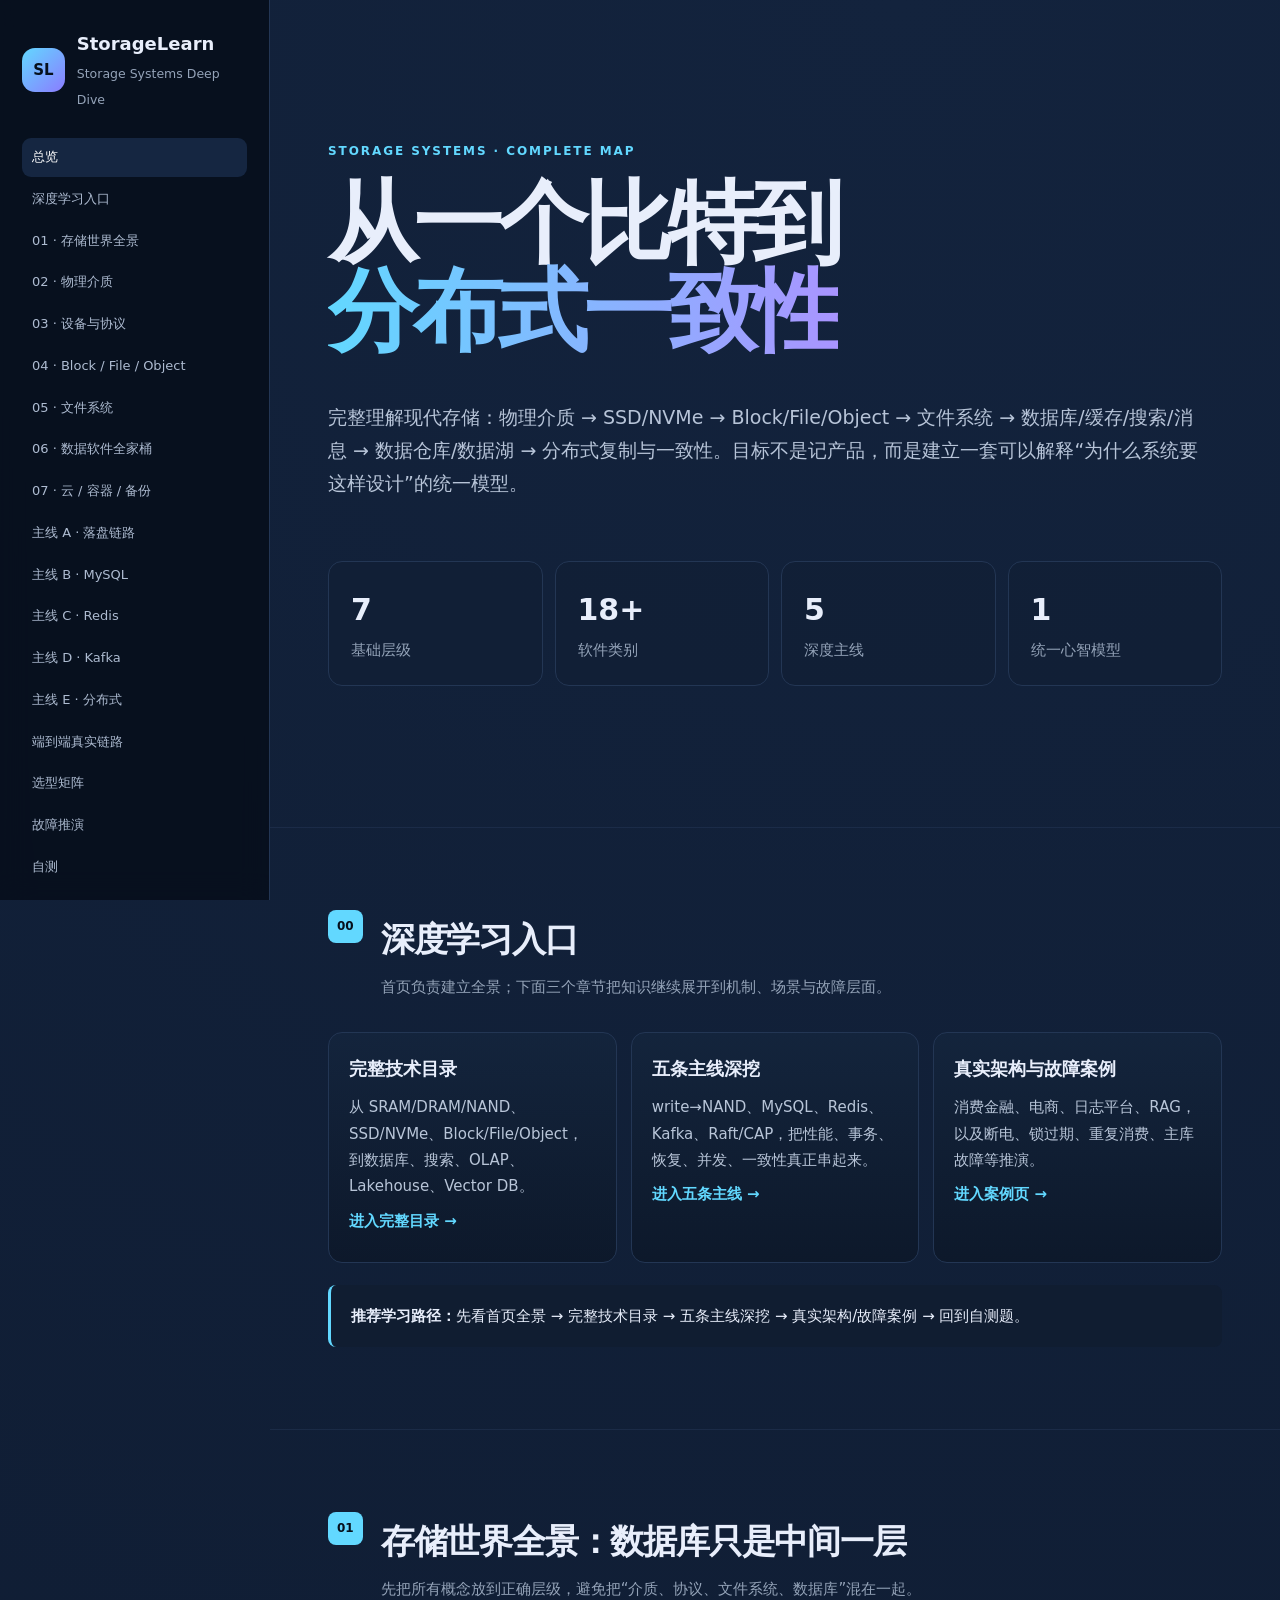
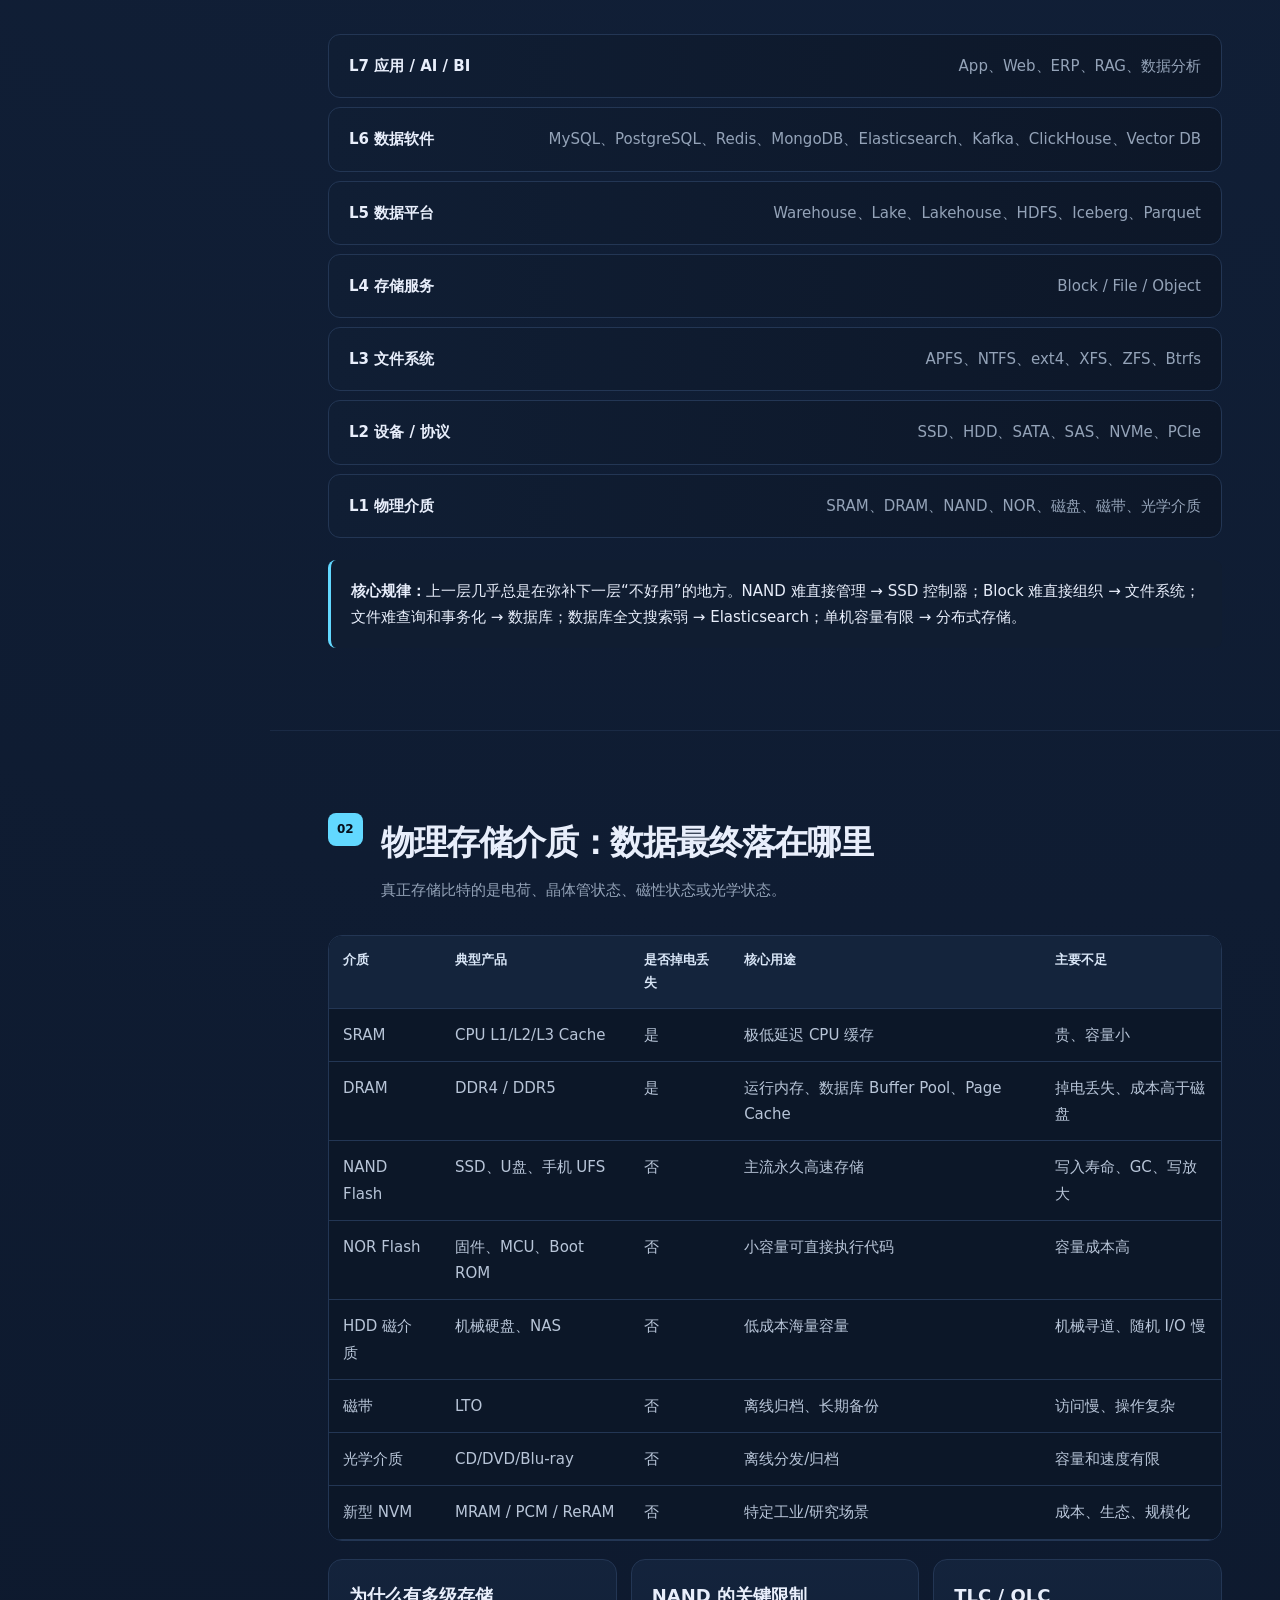
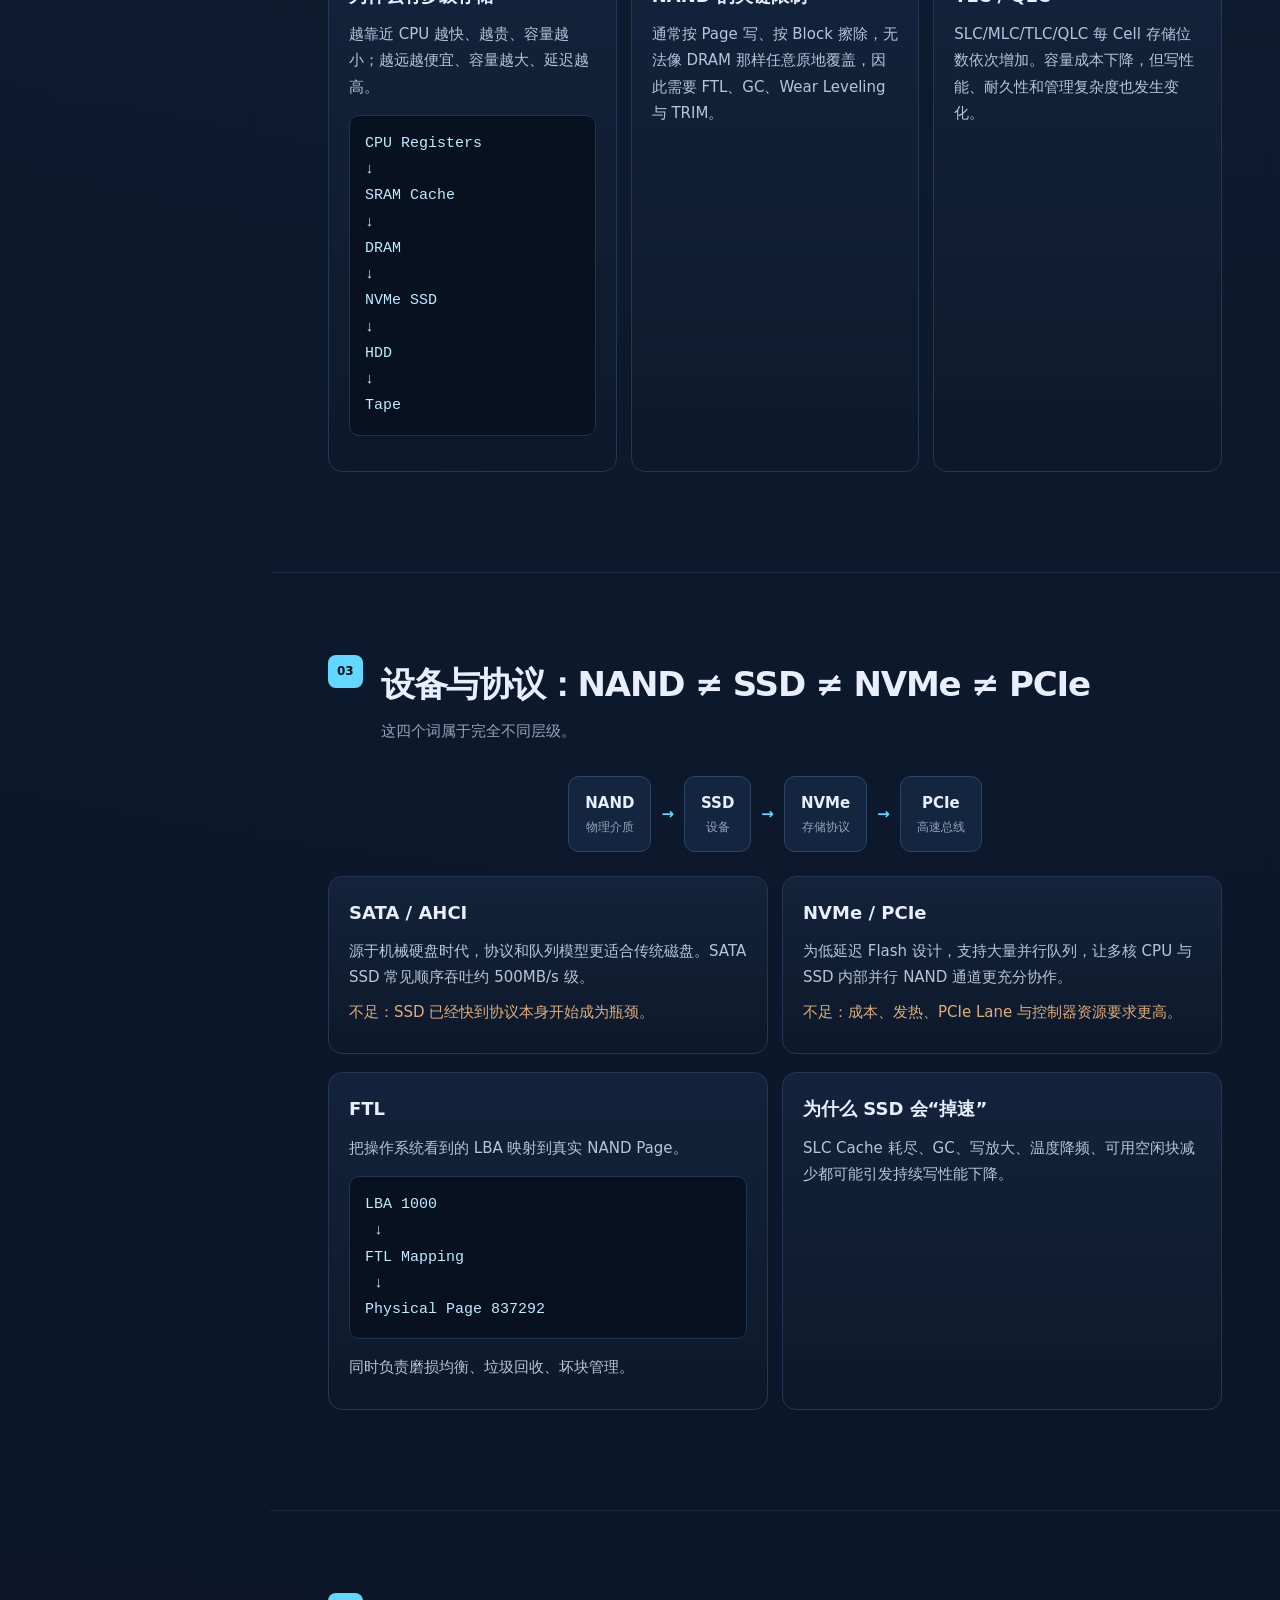
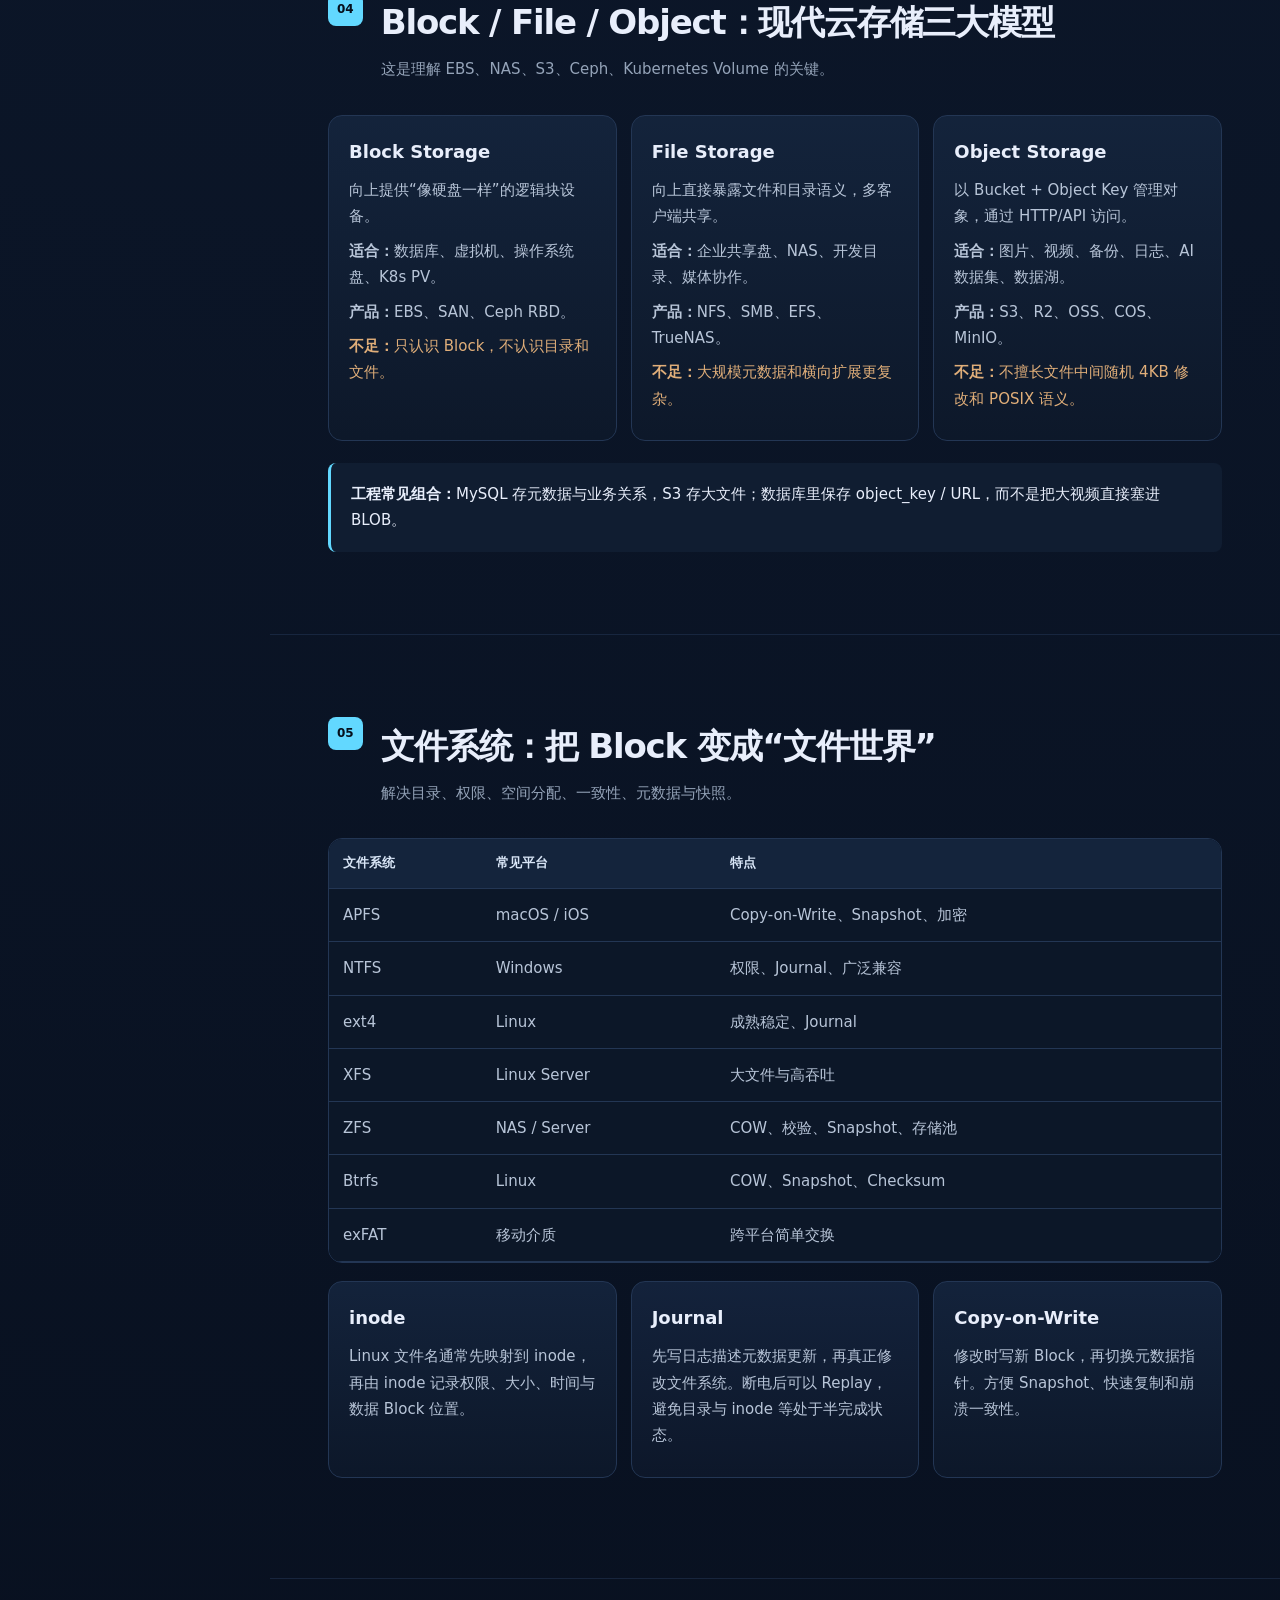
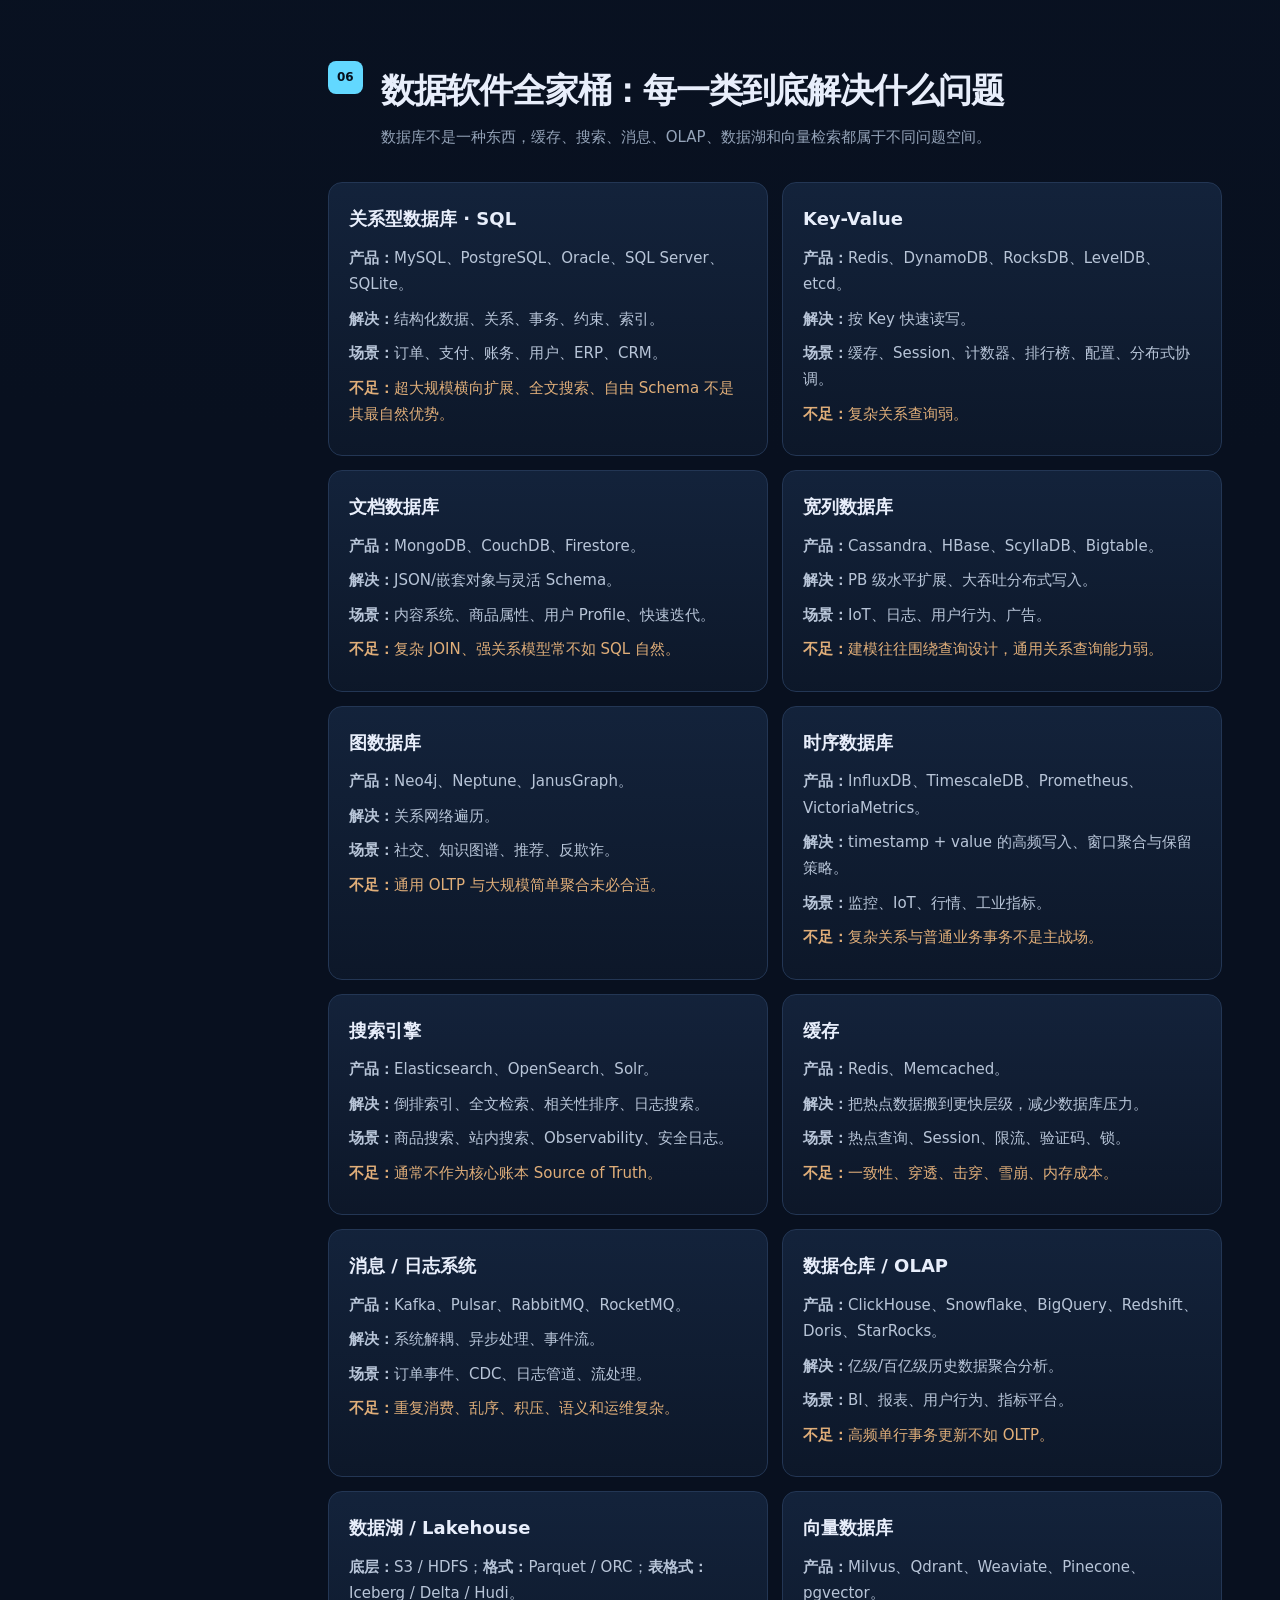
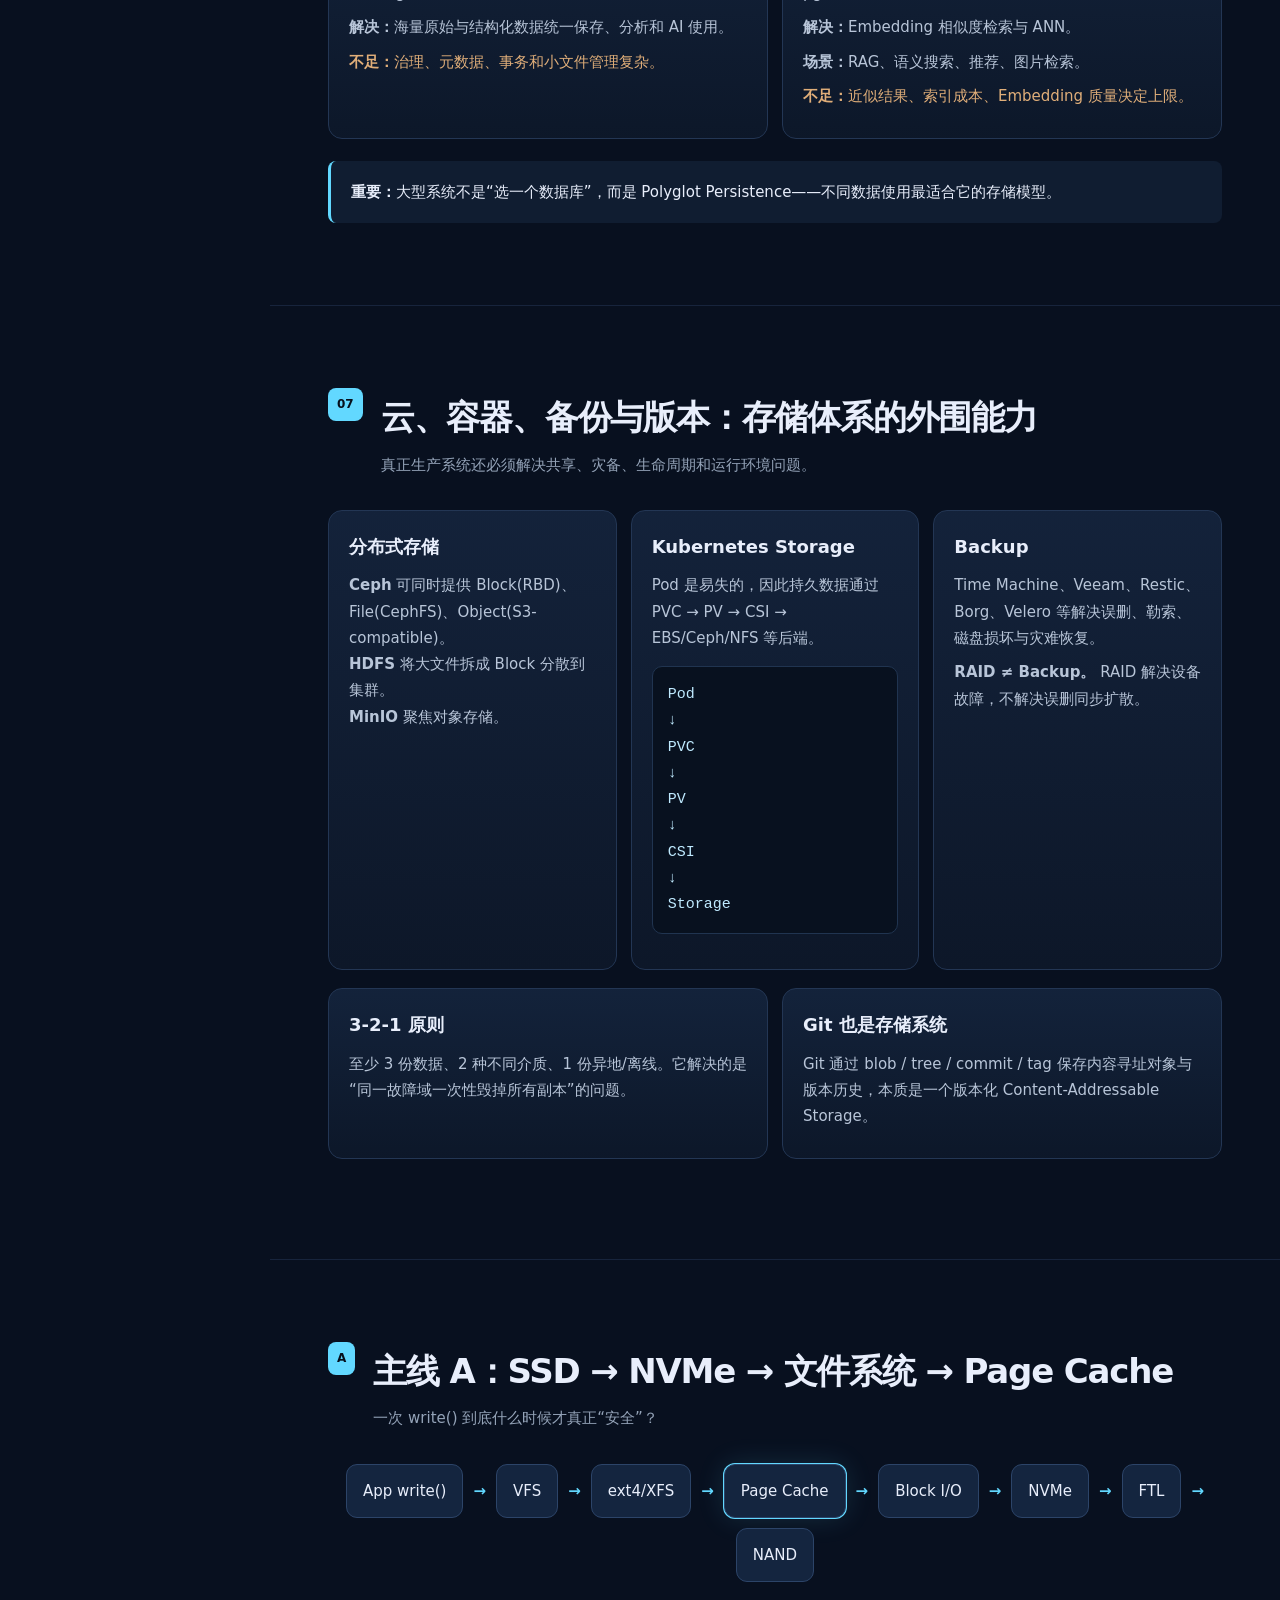
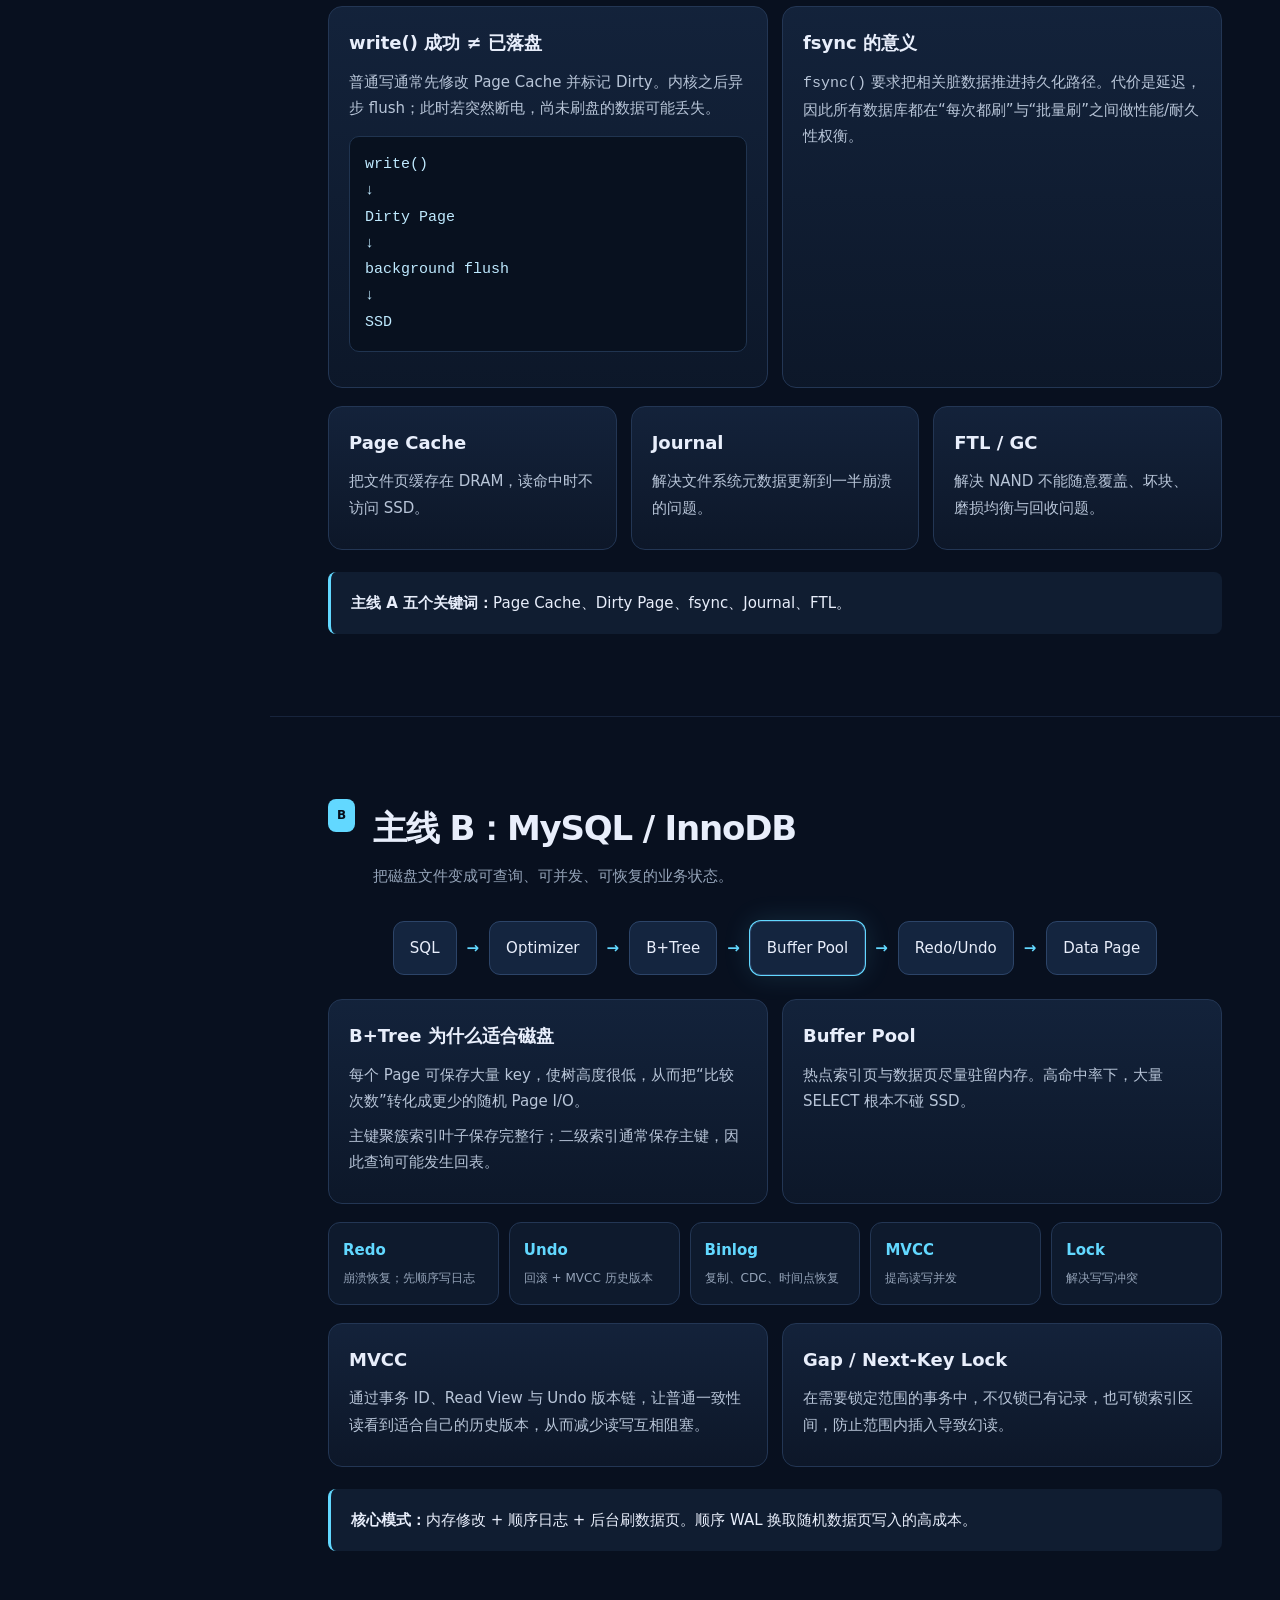
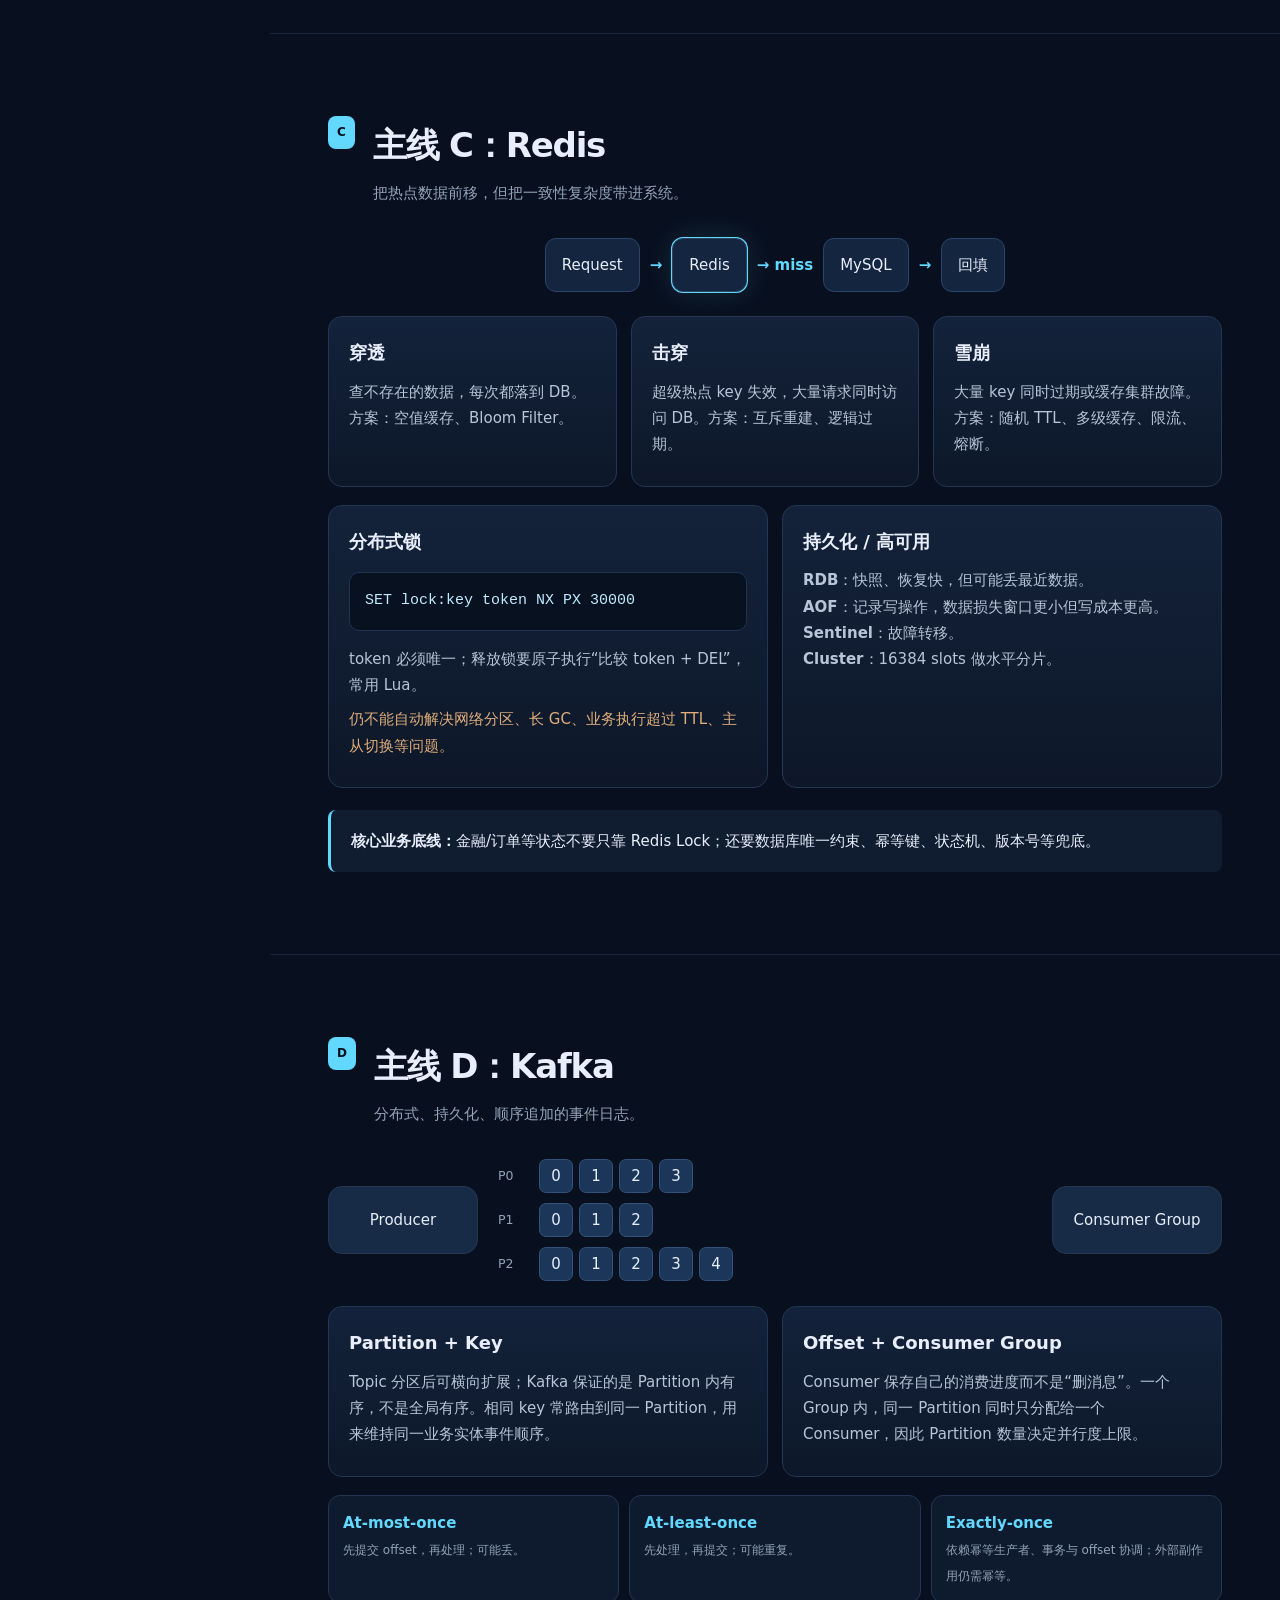
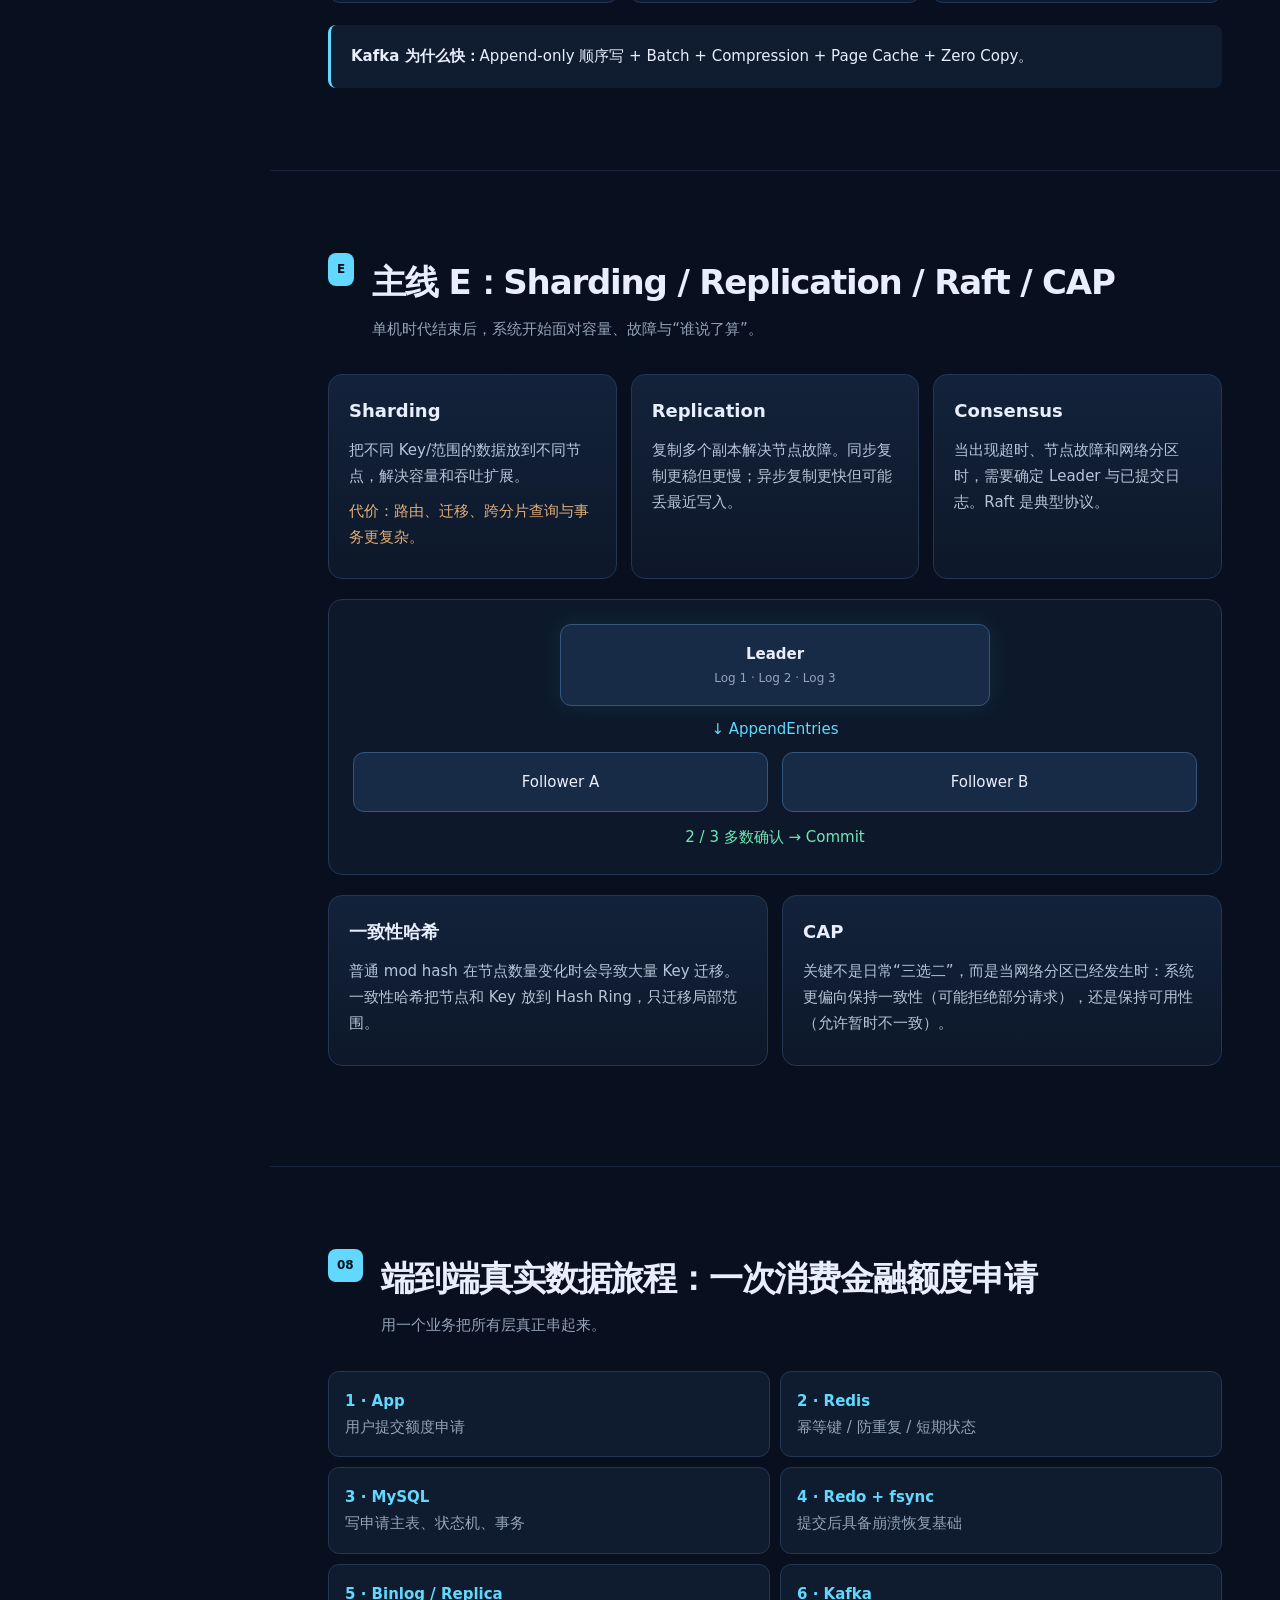
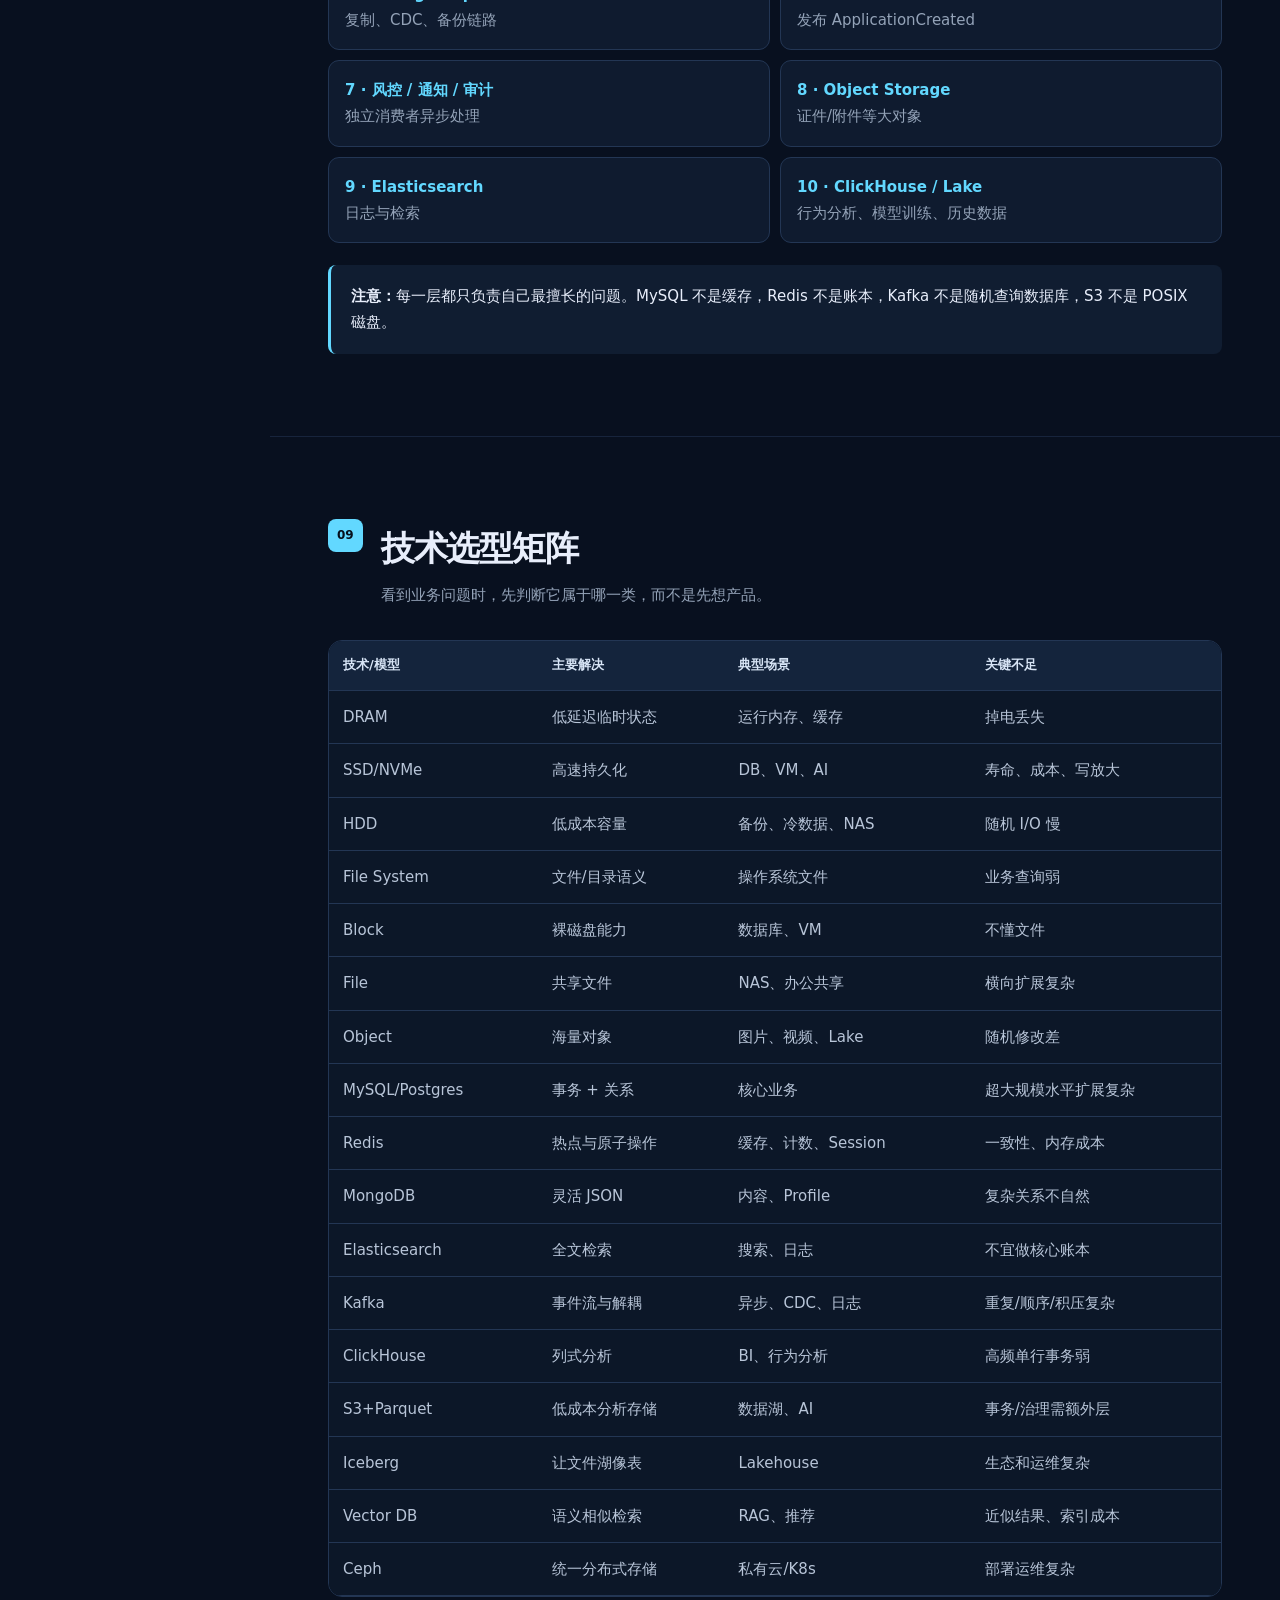
<file: index.html>
<!doctype html>
<html lang="zh-CN">
<head>
<meta charset="UTF-8"/>
<meta name="viewport" content="width=device-width,initial-scale=1.0"/>
<meta name="description" content="StorageLearn：从物理介质、文件系统、数据库、缓存、搜索、消息、数据湖到分布式存储的完整知识体系。"/>
<title>StorageLearn · 完整存储体系深度解析</title>
<link rel="stylesheet" href="./styles.css"/>
</head>
<body>
<div class="progress" id="progress"></div>
<button class="menu-btn" id="menuBtn">☰</button>
<aside class="sidebar" id="sidebar">
  <div class="brand"><div class="logo">SL</div><div><b>StorageLearn</b><small>Storage Systems Deep Dive</small></div></div>
  <nav>
    <a href="#hero">总览</a><a href="#study-hub">深度学习入口</a>
    <a href="#landscape">01 · 存储世界全景</a>
    <a href="#media">02 · 物理介质</a>
    <a href="#device">03 · 设备与协议</a>
    <a href="#models">04 · Block / File / Object</a>
    <a href="#filesystem">05 · 文件系统</a>
    <a href="#data-software">06 · 数据软件全家桶</a>
    <a href="#cloud">07 · 云 / 容器 / 备份</a>
    <a href="#line1">主线 A · 落盘链路</a>
    <a href="#line2">主线 B · MySQL</a>
    <a href="#line3">主线 C · Redis</a>
    <a href="#line4">主线 D · Kafka</a>
    <a href="#line5">主线 E · 分布式</a>
    <a href="#journey">端到端真实链路</a>
    <a href="#matrix">选型矩阵</a>
    <a href="#failures">故障推演</a>
    <a href="#quiz">自测</a>
  </nav>
  <div class="side-tip">学习顺序：先理解“为什么存在”，再理解“怎么实现”，最后理解“会在哪里失败”。</div>
</aside>

<main>
<section class="hero" id="hero">
  <div class="eyebrow">STORAGE SYSTEMS · COMPLETE MAP</div>
  <h1>从一个比特到<br><span>分布式一致性</span></h1>
  <p class="lead">完整理解现代存储：物理介质 → SSD/NVMe → Block/File/Object → 文件系统 → 数据库/缓存/搜索/消息 → 数据仓库/数据湖 → 分布式复制与一致性。目标不是记产品，而是建立一套可以解释“为什么系统要这样设计”的统一模型。</p>
  <div class="stats"><div><b>7</b><span>基础层级</span></div><div><b>18+</b><span>软件类别</span></div><div><b>5</b><span>深度主线</span></div><div><b>1</b><span>统一心智模型</span></div></div>
</section>


<section id="study-hub">
<header class="section-head"><span>00</span><div><h2>深度学习入口</h2><p>首页负责建立全景；下面三个章节把知识继续展开到机制、场景与故障层面。</p></div></header>
<div class="cards three">
<article><h3>完整技术目录</h3><p>从 SRAM/DRAM/NAND、SSD/NVMe、Block/File/Object，到数据库、搜索、OLAP、Lakehouse、Vector DB。</p><p><a class="chapter-link" href="./catalog.html">进入完整目录 →</a></p></article>
<article><h3>五条主线深挖</h3><p>write→NAND、MySQL、Redis、Kafka、Raft/CAP，把性能、事务、恢复、并发、一致性真正串起来。</p><p><a class="chapter-link" href="./deep-dive.html">进入五条主线 →</a></p></article>
<article><h3>真实架构与故障案例</h3><p>消费金融、电商、日志平台、RAG，以及断电、锁过期、重复消费、主库故障等推演。</p><p><a class="chapter-link" href="./scenarios.html">进入案例页 →</a></p></article>
</div>
<div class="principle"><b>推荐学习路径：</b>先看首页全景 → 完整技术目录 → 五条主线深挖 → 真实架构/故障案例 → 回到自测题。</div>
</section>

<section id="landscape">
  <header class="section-head"><span>01</span><div><h2>存储世界全景：数据库只是中间一层</h2><p>先把所有概念放到正确层级，避免把“介质、协议、文件系统、数据库”混在一起。</p></div></header>
  <div class="layer-stack">
    <div><b>L7 应用 / AI / BI</b><span>App、Web、ERP、RAG、数据分析</span></div>
    <div><b>L6 数据软件</b><span>MySQL、PostgreSQL、Redis、MongoDB、Elasticsearch、Kafka、ClickHouse、Vector DB</span></div>
    <div><b>L5 数据平台</b><span>Warehouse、Lake、Lakehouse、HDFS、Iceberg、Parquet</span></div>
    <div><b>L4 存储服务</b><span>Block / File / Object</span></div>
    <div><b>L3 文件系统</b><span>APFS、NTFS、ext4、XFS、ZFS、Btrfs</span></div>
    <div><b>L2 设备 / 协议</b><span>SSD、HDD、SATA、SAS、NVMe、PCIe</span></div>
    <div><b>L1 物理介质</b><span>SRAM、DRAM、NAND、NOR、磁盘、磁带、光学介质</span></div>
  </div>
  <div class="principle"><b>核心规律：</b>上一层几乎总是在弥补下一层“不好用”的地方。NAND 难直接管理 → SSD 控制器；Block 难直接组织 → 文件系统；文件难查询和事务化 → 数据库；数据库全文搜索弱 → Elasticsearch；单机容量有限 → 分布式存储。</div>
</section>

<section id="media">
<header class="section-head"><span>02</span><div><h2>物理存储介质：数据最终落在哪里</h2><p>真正存储比特的是电荷、晶体管状态、磁性状态或光学状态。</p></div></header>
<div class="table-wrap"><table><thead><tr><th>介质</th><th>典型产品</th><th>是否掉电丢失</th><th>核心用途</th><th>主要不足</th></tr></thead><tbody>
<tr><td>SRAM</td><td>CPU L1/L2/L3 Cache</td><td>是</td><td>极低延迟 CPU 缓存</td><td>贵、容量小</td></tr>
<tr><td>DRAM</td><td>DDR4 / DDR5</td><td>是</td><td>运行内存、数据库 Buffer Pool、Page Cache</td><td>掉电丢失、成本高于磁盘</td></tr>
<tr><td>NAND Flash</td><td>SSD、U盘、手机 UFS</td><td>否</td><td>主流永久高速存储</td><td>写入寿命、GC、写放大</td></tr>
<tr><td>NOR Flash</td><td>固件、MCU、Boot ROM</td><td>否</td><td>小容量可直接执行代码</td><td>容量成本高</td></tr>
<tr><td>HDD 磁介质</td><td>机械硬盘、NAS</td><td>否</td><td>低成本海量容量</td><td>机械寻道、随机 I/O 慢</td></tr>
<tr><td>磁带</td><td>LTO</td><td>否</td><td>离线归档、长期备份</td><td>访问慢、操作复杂</td></tr>
<tr><td>光学介质</td><td>CD/DVD/Blu-ray</td><td>否</td><td>离线分发/归档</td><td>容量和速度有限</td></tr>
<tr><td>新型 NVM</td><td>MRAM / PCM / ReRAM</td><td>否</td><td>特定工业/研究场景</td><td>成本、生态、规模化</td></tr>
</tbody></table></div>
<div class="cards three">
<article><h3>为什么有多级存储</h3><p>越靠近 CPU 越快、越贵、容量越小；越远越便宜、容量越大、延迟越高。</p><pre>CPU Registers
↓
SRAM Cache
↓
DRAM
↓
NVMe SSD
↓
HDD
↓
Tape</pre></article>
<article><h3>NAND 的关键限制</h3><p>通常按 Page 写、按 Block 擦除，无法像 DRAM 那样任意原地覆盖，因此需要 FTL、GC、Wear Leveling 与 TRIM。</p></article>
<article><h3>TLC / QLC</h3><p>SLC/MLC/TLC/QLC 每 Cell 存储位数依次增加。容量成本下降，但写性能、耐久性和管理复杂度也发生变化。</p></article>
</div>
</section>

<section id="device">
<header class="section-head"><span>03</span><div><h2>设备与协议：NAND ≠ SSD ≠ NVMe ≠ PCIe</h2><p>这四个词属于完全不同层级。</p></div></header>
<div class="concept-chain"><div><b>NAND</b><span>物理介质</span></div><b>→</b><div><b>SSD</b><span>设备</span></div><b>→</b><div><b>NVMe</b><span>存储协议</span></div><b>→</b><div><b>PCIe</b><span>高速总线</span></div></div>
<div class="cards two">
<article><h3>SATA / AHCI</h3><p>源于机械硬盘时代，协议和队列模型更适合传统磁盘。SATA SSD 常见顺序吞吐约 500MB/s 级。</p><p class="weak">不足：SSD 已经快到协议本身开始成为瓶颈。</p></article>
<article><h3>NVMe / PCIe</h3><p>为低延迟 Flash 设计，支持大量并行队列，让多核 CPU 与 SSD 内部并行 NAND 通道更充分协作。</p><p class="weak">不足：成本、发热、PCIe Lane 与控制器资源要求更高。</p></article>
</div>
<div class="cards two">
<article><h3>FTL</h3><p>把操作系统看到的 LBA 映射到真实 NAND Page。</p><pre>LBA 1000
 ↓
FTL Mapping
 ↓
Physical Page 837292</pre><p>同时负责磨损均衡、垃圾回收、坏块管理。</p></article>
<article><h3>为什么 SSD 会“掉速”</h3><p>SLC Cache 耗尽、GC、写放大、温度降频、可用空闲块减少都可能引发持续写性能下降。</p></article>
</div>
</section>

<section id="models">
<header class="section-head"><span>04</span><div><h2>Block / File / Object：现代云存储三大模型</h2><p>这是理解 EBS、NAS、S3、Ceph、Kubernetes Volume 的关键。</p></div></header>
<div class="cards three">
<article><h3>Block Storage</h3><p>向上提供“像硬盘一样”的逻辑块设备。</p><p><b>适合：</b>数据库、虚拟机、操作系统盘、K8s PV。</p><p><b>产品：</b>EBS、SAN、Ceph RBD。</p><p class="weak"><b>不足：</b>只认识 Block，不认识目录和文件。</p></article>
<article><h3>File Storage</h3><p>向上直接暴露文件和目录语义，多客户端共享。</p><p><b>适合：</b>企业共享盘、NAS、开发目录、媒体协作。</p><p><b>产品：</b>NFS、SMB、EFS、TrueNAS。</p><p class="weak"><b>不足：</b>大规模元数据和横向扩展更复杂。</p></article>
<article><h3>Object Storage</h3><p>以 Bucket + Object Key 管理对象，通过 HTTP/API 访问。</p><p><b>适合：</b>图片、视频、备份、日志、AI 数据集、数据湖。</p><p><b>产品：</b>S3、R2、OSS、COS、MinIO。</p><p class="weak"><b>不足：</b>不擅长文件中间随机 4KB 修改和 POSIX 语义。</p></article>
</div>
<div class="principle"><b>工程常见组合：</b>MySQL 存元数据与业务关系，S3 存大文件；数据库里保存 object_key / URL，而不是把大视频直接塞进 BLOB。</div>
</section>

<section id="filesystem">
<header class="section-head"><span>05</span><div><h2>文件系统：把 Block 变成“文件世界”</h2><p>解决目录、权限、空间分配、一致性、元数据与快照。</p></div></header>
<div class="table-wrap"><table><thead><tr><th>文件系统</th><th>常见平台</th><th>特点</th></tr></thead><tbody>
<tr><td>APFS</td><td>macOS / iOS</td><td>Copy-on-Write、Snapshot、加密</td></tr>
<tr><td>NTFS</td><td>Windows</td><td>权限、Journal、广泛兼容</td></tr>
<tr><td>ext4</td><td>Linux</td><td>成熟稳定、Journal</td></tr>
<tr><td>XFS</td><td>Linux Server</td><td>大文件与高吞吐</td></tr>
<tr><td>ZFS</td><td>NAS / Server</td><td>COW、校验、Snapshot、存储池</td></tr>
<tr><td>Btrfs</td><td>Linux</td><td>COW、Snapshot、Checksum</td></tr>
<tr><td>exFAT</td><td>移动介质</td><td>跨平台简单交换</td></tr>
</tbody></table></div>
<div class="cards three">
<article><h3>inode</h3><p>Linux 文件名通常先映射到 inode，再由 inode 记录权限、大小、时间与数据 Block 位置。</p></article>
<article><h3>Journal</h3><p>先写日志描述元数据更新，再真正修改文件系统。断电后可以 Replay，避免目录与 inode 等处于半完成状态。</p></article>
<article><h3>Copy-on-Write</h3><p>修改时写新 Block，再切换元数据指针。方便 Snapshot、快速复制和崩溃一致性。</p></article>
</div>
</section>

<section id="data-software">
<header class="section-head"><span>06</span><div><h2>数据软件全家桶：每一类到底解决什么问题</h2><p>数据库不是一种东西，缓存、搜索、消息、OLAP、数据湖和向量检索都属于不同问题空间。</p></div></header>
<div class="catalog">
<article><h3>关系型数据库 · SQL</h3><p><b>产品：</b>MySQL、PostgreSQL、Oracle、SQL Server、SQLite。</p><p><b>解决：</b>结构化数据、关系、事务、约束、索引。</p><p><b>场景：</b>订单、支付、账务、用户、ERP、CRM。</p><p class="weak"><b>不足：</b>超大规模横向扩展、全文搜索、自由 Schema 不是其最自然优势。</p></article>
<article><h3>Key-Value</h3><p><b>产品：</b>Redis、DynamoDB、RocksDB、LevelDB、etcd。</p><p><b>解决：</b>按 Key 快速读写。</p><p><b>场景：</b>缓存、Session、计数器、排行榜、配置、分布式协调。</p><p class="weak"><b>不足：</b>复杂关系查询弱。</p></article>
<article><h3>文档数据库</h3><p><b>产品：</b>MongoDB、CouchDB、Firestore。</p><p><b>解决：</b>JSON/嵌套对象与灵活 Schema。</p><p><b>场景：</b>内容系统、商品属性、用户 Profile、快速迭代。</p><p class="weak"><b>不足：</b>复杂 JOIN、强关系模型常不如 SQL 自然。</p></article>
<article><h3>宽列数据库</h3><p><b>产品：</b>Cassandra、HBase、ScyllaDB、Bigtable。</p><p><b>解决：</b>PB 级水平扩展、大吞吐分布式写入。</p><p><b>场景：</b>IoT、日志、用户行为、广告。</p><p class="weak"><b>不足：</b>建模往往围绕查询设计，通用关系查询能力弱。</p></article>
<article><h3>图数据库</h3><p><b>产品：</b>Neo4j、Neptune、JanusGraph。</p><p><b>解决：</b>关系网络遍历。</p><p><b>场景：</b>社交、知识图谱、推荐、反欺诈。</p><p class="weak"><b>不足：</b>通用 OLTP 与大规模简单聚合未必合适。</p></article>
<article><h3>时序数据库</h3><p><b>产品：</b>InfluxDB、TimescaleDB、Prometheus、VictoriaMetrics。</p><p><b>解决：</b>timestamp + value 的高频写入、窗口聚合与保留策略。</p><p><b>场景：</b>监控、IoT、行情、工业指标。</p><p class="weak"><b>不足：</b>复杂关系与普通业务事务不是主战场。</p></article>
<article><h3>搜索引擎</h3><p><b>产品：</b>Elasticsearch、OpenSearch、Solr。</p><p><b>解决：</b>倒排索引、全文检索、相关性排序、日志搜索。</p><p><b>场景：</b>商品搜索、站内搜索、Observability、安全日志。</p><p class="weak"><b>不足：</b>通常不作为核心账本 Source of Truth。</p></article>
<article><h3>缓存</h3><p><b>产品：</b>Redis、Memcached。</p><p><b>解决：</b>把热点数据搬到更快层级，减少数据库压力。</p><p><b>场景：</b>热点查询、Session、限流、验证码、锁。</p><p class="weak"><b>不足：</b>一致性、穿透、击穿、雪崩、内存成本。</p></article>
<article><h3>消息 / 日志系统</h3><p><b>产品：</b>Kafka、Pulsar、RabbitMQ、RocketMQ。</p><p><b>解决：</b>系统解耦、异步处理、事件流。</p><p><b>场景：</b>订单事件、CDC、日志管道、流处理。</p><p class="weak"><b>不足：</b>重复消费、乱序、积压、语义和运维复杂。</p></article>
<article><h3>数据仓库 / OLAP</h3><p><b>产品：</b>ClickHouse、Snowflake、BigQuery、Redshift、Doris、StarRocks。</p><p><b>解决：</b>亿级/百亿级历史数据聚合分析。</p><p><b>场景：</b>BI、报表、用户行为、指标平台。</p><p class="weak"><b>不足：</b>高频单行事务更新不如 OLTP。</p></article>
<article><h3>数据湖 / Lakehouse</h3><p><b>底层：</b>S3 / HDFS；<b>格式：</b>Parquet / ORC；<b>表格式：</b>Iceberg / Delta / Hudi。</p><p><b>解决：</b>海量原始与结构化数据统一保存、分析和 AI 使用。</p><p class="weak"><b>不足：</b>治理、元数据、事务和小文件管理复杂。</p></article>
<article><h3>向量数据库</h3><p><b>产品：</b>Milvus、Qdrant、Weaviate、Pinecone、pgvector。</p><p><b>解决：</b>Embedding 相似度检索与 ANN。</p><p><b>场景：</b>RAG、语义搜索、推荐、图片检索。</p><p class="weak"><b>不足：</b>近似结果、索引成本、Embedding 质量决定上限。</p></article>
</div>
<div class="principle"><b>重要：</b>大型系统不是“选一个数据库”，而是 Polyglot Persistence——不同数据使用最适合它的存储模型。</div>
</section>

<section id="cloud">
<header class="section-head"><span>07</span><div><h2>云、容器、备份与版本：存储体系的外围能力</h2><p>真正生产系统还必须解决共享、灾备、生命周期和运行环境问题。</p></div></header>
<div class="cards three">
<article><h3>分布式存储</h3><p><b>Ceph</b> 可同时提供 Block(RBD)、File(CephFS)、Object(S3-compatible)。<br><b>HDFS</b> 将大文件拆成 Block 分散到集群。<br><b>MinIO</b> 聚焦对象存储。</p></article>
<article><h3>Kubernetes Storage</h3><p>Pod 是易失的，因此持久数据通过 PVC → PV → CSI → EBS/Ceph/NFS 等后端。</p><pre>Pod
↓
PVC
↓
PV
↓
CSI
↓
Storage</pre></article>
<article><h3>Backup</h3><p>Time Machine、Veeam、Restic、Borg、Velero 等解决误删、勒索、磁盘损坏与灾难恢复。</p><p><b>RAID ≠ Backup。</b> RAID 解决设备故障，不解决误删同步扩散。</p></article>
</div>
<div class="cards two">
<article><h3>3-2-1 原则</h3><p>至少 3 份数据、2 种不同介质、1 份异地/离线。它解决的是“同一故障域一次性毁掉所有副本”的问题。</p></article>
<article><h3>Git 也是存储系统</h3><p>Git 通过 blob / tree / commit / tag 保存内容寻址对象与版本历史，本质是一个版本化 Content-Addressable Storage。</p></article>
</div>
</section>

<section id="line1" class="deep">
<header class="section-head"><span>A</span><div><h2>主线 A：SSD → NVMe → 文件系统 → Page Cache</h2><p>一次 write() 到底什么时候才真正“安全”？</p></div></header>
<div class="flow"><div>App write()</div><b>→</b><div>VFS</div><b>→</b><div>ext4/XFS</div><b>→</b><div class="hot">Page Cache</div><b>→</b><div>Block I/O</div><b>→</b><div>NVMe</div><b>→</b><div>FTL</div><b>→</b><div>NAND</div></div>
<div class="cards two">
<article><h3>write() 成功 ≠ 已落盘</h3><p>普通写通常先修改 Page Cache 并标记 Dirty。内核之后异步 flush；此时若突然断电，尚未刷盘的数据可能丢失。</p><pre>write()
↓
Dirty Page
↓
background flush
↓
SSD</pre></article>
<article><h3>fsync 的意义</h3><p><code>fsync()</code> 要求把相关脏数据推进持久化路径。代价是延迟，因此所有数据库都在“每次都刷”与“批量刷”之间做性能/耐久性权衡。</p></article>
</div>
<div class="cards three">
<article><h3>Page Cache</h3><p>把文件页缓存在 DRAM，读命中时不访问 SSD。</p></article>
<article><h3>Journal</h3><p>解决文件系统元数据更新到一半崩溃的问题。</p></article>
<article><h3>FTL / GC</h3><p>解决 NAND 不能随意覆盖、坏块、磨损均衡与回收问题。</p></article>
</div>
<div class="takeaway"><b>主线 A 五个关键词：</b>Page Cache、Dirty Page、fsync、Journal、FTL。</div>
</section>

<section id="line2" class="deep">
<header class="section-head"><span>B</span><div><h2>主线 B：MySQL / InnoDB</h2><p>把磁盘文件变成可查询、可并发、可恢复的业务状态。</p></div></header>
<div class="flow"><div>SQL</div><b>→</b><div>Optimizer</div><b>→</b><div>B+Tree</div><b>→</b><div class="hot">Buffer Pool</div><b>→</b><div>Redo/Undo</div><b>→</b><div>Data Page</div></div>
<div class="cards two">
<article><h3>B+Tree 为什么适合磁盘</h3><p>每个 Page 可保存大量 key，使树高度很低，从而把“比较次数”转化成更少的随机 Page I/O。</p><p>主键聚簇索引叶子保存完整行；二级索引通常保存主键，因此查询可能发生回表。</p></article>
<article><h3>Buffer Pool</h3><p>热点索引页与数据页尽量驻留内存。高命中率下，大量 SELECT 根本不碰 SSD。</p></article>
</div>
<div class="compare">
<div><b>Redo</b><span>崩溃恢复；先顺序写日志</span></div>
<div><b>Undo</b><span>回滚 + MVCC 历史版本</span></div>
<div><b>Binlog</b><span>复制、CDC、时间点恢复</span></div>
<div><b>MVCC</b><span>提高读写并发</span></div>
<div><b>Lock</b><span>解决写写冲突</span></div>
</div>
<div class="cards two">
<article><h3>MVCC</h3><p>通过事务 ID、Read View 与 Undo 版本链，让普通一致性读看到适合自己的历史版本，从而减少读写互相阻塞。</p></article>
<article><h3>Gap / Next-Key Lock</h3><p>在需要锁定范围的事务中，不仅锁已有记录，也可锁索引区间，防止范围内插入导致幻读。</p></article>
</div>
<div class="takeaway"><b>核心模式：</b>内存修改 + 顺序日志 + 后台刷数据页。顺序 WAL 换取随机数据页写入的高成本。</div>
</section>

<section id="line3" class="deep">
<header class="section-head"><span>C</span><div><h2>主线 C：Redis</h2><p>把热点数据前移，但把一致性复杂度带进系统。</p></div></header>
<div class="flow"><div>Request</div><b>→</b><div class="hot">Redis</div><b>→ miss</b><div>MySQL</div><b>→</b><div>回填</div></div>
<div class="cards three">
<article><h3>穿透</h3><p>查不存在的数据，每次都落到 DB。方案：空值缓存、Bloom Filter。</p></article>
<article><h3>击穿</h3><p>超级热点 key 失效，大量请求同时访问 DB。方案：互斥重建、逻辑过期。</p></article>
<article><h3>雪崩</h3><p>大量 key 同时过期或缓存集群故障。方案：随机 TTL、多级缓存、限流、熔断。</p></article>
</div>
<div class="cards two">
<article><h3>分布式锁</h3><pre>SET lock:key token NX PX 30000</pre><p>token 必须唯一；释放锁要原子执行“比较 token + DEL”，常用 Lua。</p><p class="weak">仍不能自动解决网络分区、长 GC、业务执行超过 TTL、主从切换等问题。</p></article>
<article><h3>持久化 / 高可用</h3><p><b>RDB</b>：快照、恢复快，但可能丢最近数据。<br><b>AOF</b>：记录写操作，数据损失窗口更小但写成本更高。<br><b>Sentinel</b>：故障转移。<br><b>Cluster</b>：16384 slots 做水平分片。</p></article>
</div>
<div class="takeaway"><b>核心业务底线：</b>金融/订单等状态不要只靠 Redis Lock；还要数据库唯一约束、幂等键、状态机、版本号等兜底。</div>
</section>

<section id="line4" class="deep">
<header class="section-head"><span>D</span><div><h2>主线 D：Kafka</h2><p>分布式、持久化、顺序追加的事件日志。</p></div></header>
<div class="kafka">
<div class="producer">Producer</div>
<div class="topic">
<div><small>P0</small><span>0</span><span>1</span><span>2</span><span>3</span></div>
<div><small>P1</small><span>0</span><span>1</span><span>2</span></div>
<div><small>P2</small><span>0</span><span>1</span><span>2</span><span>3</span><span>4</span></div>
</div>
<div class="consumer">Consumer Group</div>
</div>
<div class="cards two">
<article><h3>Partition + Key</h3><p>Topic 分区后可横向扩展；Kafka 保证的是 Partition 内有序，不是全局有序。相同 key 常路由到同一 Partition，用来维持同一业务实体事件顺序。</p></article>
<article><h3>Offset + Consumer Group</h3><p>Consumer 保存自己的消费进度而不是“删消息”。一个 Group 内，同一 Partition 同时只分配给一个 Consumer，因此 Partition 数量决定并行度上限。</p></article>
</div>
<div class="delivery">
<div><b>At-most-once</b><span>先提交 offset，再处理；可能丢。</span></div>
<div><b>At-least-once</b><span>先处理，再提交；可能重复。</span></div>
<div><b>Exactly-once</b><span>依赖幂等生产者、事务与 offset 协调；外部副作用仍需幂等。</span></div>
</div>
<div class="takeaway"><b>Kafka 为什么快：</b>Append-only 顺序写 + Batch + Compression + Page Cache + Zero Copy。</div>
</section>

<section id="line5" class="deep">
<header class="section-head"><span>E</span><div><h2>主线 E：Sharding / Replication / Raft / CAP</h2><p>单机时代结束后，系统开始面对容量、故障与“谁说了算”。</p></div></header>
<div class="cards three">
<article><h3>Sharding</h3><p>把不同 Key/范围的数据放到不同节点，解决容量和吞吐扩展。</p><p class="weak">代价：路由、迁移、跨分片查询与事务更复杂。</p></article>
<article><h3>Replication</h3><p>复制多个副本解决节点故障。同步复制更稳但更慢；异步复制更快但可能丢最近写入。</p></article>
<article><h3>Consensus</h3><p>当出现超时、节点故障和网络分区时，需要确定 Leader 与已提交日志。Raft 是典型协议。</p></article>
</div>
<div class="raft">
<div class="node leader"><b>Leader</b><span>Log 1 · Log 2 · Log 3</span></div>
<div class="arrow">↓ AppendEntries</div>
<div class="followers"><div class="node">Follower A</div><div class="node">Follower B</div></div>
<div class="majority">2 / 3 多数确认 → Commit</div>
</div>
<div class="cards two">
<article><h3>一致性哈希</h3><p>普通 mod hash 在节点数量变化时会导致大量 Key 迁移。一致性哈希把节点和 Key 放到 Hash Ring，只迁移局部范围。</p></article>
<article><h3>CAP</h3><p>关键不是日常“三选二”，而是当网络分区已经发生时：系统更偏向保持一致性（可能拒绝部分请求），还是保持可用性（允许暂时不一致）。</p></article>
</div>
</section>

<section id="journey">
<header class="section-head"><span>08</span><div><h2>端到端真实数据旅程：一次消费金融额度申请</h2><p>用一个业务把所有层真正串起来。</p></div></header>
<div class="journey">
<div><b>1 · App</b><span>用户提交额度申请</span></div>
<div><b>2 · Redis</b><span>幂等键 / 防重复 / 短期状态</span></div>
<div><b>3 · MySQL</b><span>写申请主表、状态机、事务</span></div>
<div><b>4 · Redo + fsync</b><span>提交后具备崩溃恢复基础</span></div>
<div><b>5 · Binlog / Replica</b><span>复制、CDC、备份链路</span></div>
<div><b>6 · Kafka</b><span>发布 ApplicationCreated</span></div>
<div><b>7 · 风控 / 通知 / 审计</b><span>独立消费者异步处理</span></div>
<div><b>8 · Object Storage</b><span>证件/附件等大对象</span></div>
<div><b>9 · Elasticsearch</b><span>日志与检索</span></div>
<div><b>10 · ClickHouse / Lake</b><span>行为分析、模型训练、历史数据</span></div>
</div>
<div class="principle"><b>注意：</b>每一层都只负责自己最擅长的问题。MySQL 不是缓存，Redis 不是账本，Kafka 不是随机查询数据库，S3 不是 POSIX 磁盘。</div>
</section>

<section id="matrix">
<header class="section-head"><span>09</span><div><h2>技术选型矩阵</h2><p>看到业务问题时，先判断它属于哪一类，而不是先想产品。</p></div></header>
<div class="table-wrap"><table><thead><tr><th>技术/模型</th><th>主要解决</th><th>典型场景</th><th>关键不足</th></tr></thead><tbody>
<tr><td>DRAM</td><td>低延迟临时状态</td><td>运行内存、缓存</td><td>掉电丢失</td></tr>
<tr><td>SSD/NVMe</td><td>高速持久化</td><td>DB、VM、AI</td><td>寿命、成本、写放大</td></tr>
<tr><td>HDD</td><td>低成本容量</td><td>备份、冷数据、NAS</td><td>随机 I/O 慢</td></tr>
<tr><td>File System</td><td>文件/目录语义</td><td>操作系统文件</td><td>业务查询弱</td></tr>
<tr><td>Block</td><td>裸磁盘能力</td><td>数据库、VM</td><td>不懂文件</td></tr>
<tr><td>File</td><td>共享文件</td><td>NAS、办公共享</td><td>横向扩展复杂</td></tr>
<tr><td>Object</td><td>海量对象</td><td>图片、视频、Lake</td><td>随机修改差</td></tr>
<tr><td>MySQL/Postgres</td><td>事务 + 关系</td><td>核心业务</td><td>超大规模水平扩展复杂</td></tr>
<tr><td>Redis</td><td>热点与原子操作</td><td>缓存、计数、Session</td><td>一致性、内存成本</td></tr>
<tr><td>MongoDB</td><td>灵活 JSON</td><td>内容、Profile</td><td>复杂关系不自然</td></tr>
<tr><td>Elasticsearch</td><td>全文检索</td><td>搜索、日志</td><td>不宜做核心账本</td></tr>
<tr><td>Kafka</td><td>事件流与解耦</td><td>异步、CDC、日志</td><td>重复/顺序/积压复杂</td></tr>
<tr><td>ClickHouse</td><td>列式分析</td><td>BI、行为分析</td><td>高频单行事务弱</td></tr>
<tr><td>S3+Parquet</td><td>低成本分析存储</td><td>数据湖、AI</td><td>事务/治理需额外层</td></tr>
<tr><td>Iceberg</td><td>让文件湖像表</td><td>Lakehouse</td><td>生态和运维复杂</td></tr>
<tr><td>Vector DB</td><td>语义相似检索</td><td>RAG、推荐</td><td>近似结果、索引成本</td></tr>
<tr><td>Ceph</td><td>统一分布式存储</td><td>私有云/K8s</td><td>部署运维复杂</td></tr>
</tbody></table></div>
</section>

<section id="failures">
<header class="section-head"><span>10</span><div><h2>故障推演：真正理解系统从“坏掉”开始</h2><p>架构设计不是看正常路径，而是问每个环节坏掉会怎样。</p></div></header>
<div class="catalog">
<article><h3>场景 1：write() 后立刻断电</h3><p>如果数据只在 Page Cache，可能丢失。需要明确 fsync / WAL / 硬件掉电保护的耐久性边界。</p></article>
<article><h3>场景 2：MySQL 已修改内存页但还没刷数据文件</h3><p>Redo 已持久化时，可在重启后重放恢复；这就是 WAL 的价值。</p></article>
<article><h3>场景 3：Redis 热点 Key 同时失效</h3><p>大量请求穿透到 DB，形成击穿；需要互斥重建、逻辑过期或多级缓存。</p></article>
<article><h3>场景 4：Kafka 消费成功但 Offset 没提交</h3><p>重启后会再次消费，业务必须支持幂等。</p></article>
<article><h3>场景 5：Leader 返回成功后、Follower 还没复制就宕机</h3><p>异步复制可能丢最近数据；这就是 RPO 与延迟之间的权衡。</p></article>
<article><h3>场景 6：网络分区导致两个节点都以为自己是 Leader</h3><p>形成 Split Brain。需要基于多数派与任期的共识协议避免双主同时提交。</p></article>
</div>
</section>

<section id="quiz">
<header class="section-head"><span>11</span><div><h2>自测：真正掌握的标准</h2><p>如果能用自己的话解释下面这些问题，就已经形成比较完整的存储体系。</p></div></header>
<ol class="quiz">
<li>为什么 <code>write()</code> 返回成功不代表数据已经永久保存？</li>
<li>为什么数据库更喜欢先写 WAL/Redo，而不是每次直接刷随机数据页？</li>
<li>为什么 B+Tree 比普通二叉树更适合作为磁盘索引？</li>
<li>MVCC 如何让“读”和“写”减少互相阻塞？</li>
<li>Redis 缓存穿透、击穿、雪崩分别是什么？</li>
<li>为什么 Redis 分布式锁的 value 必须是唯一 token？</li>
<li>Kafka 为什么只能保证 Partition 内顺序？</li>
<li>At-least-once 为什么要求业务幂等？</li>
<li>Sharding、Replication、Consensus 分别解决什么问题？</li>
<li>CAP 真正讨论的是哪个场景下的权衡？</li>
<li>为什么对象存储适合图片和数据湖，却不适合作为传统数据库裸盘？</li>
<li>为什么现代系统经常同时使用 MySQL + Redis + Kafka + ES + S3 + ClickHouse？</li>
</ol>
</section>

<footer>
  <b>StorageLearn</b>
  <span>从“数据放哪”出发，理解性能、可靠性、一致性与扩展性的全部权衡。</span>
</footer>
</main>
<script src="./app.js"></script>
</body>
</html>
</file>
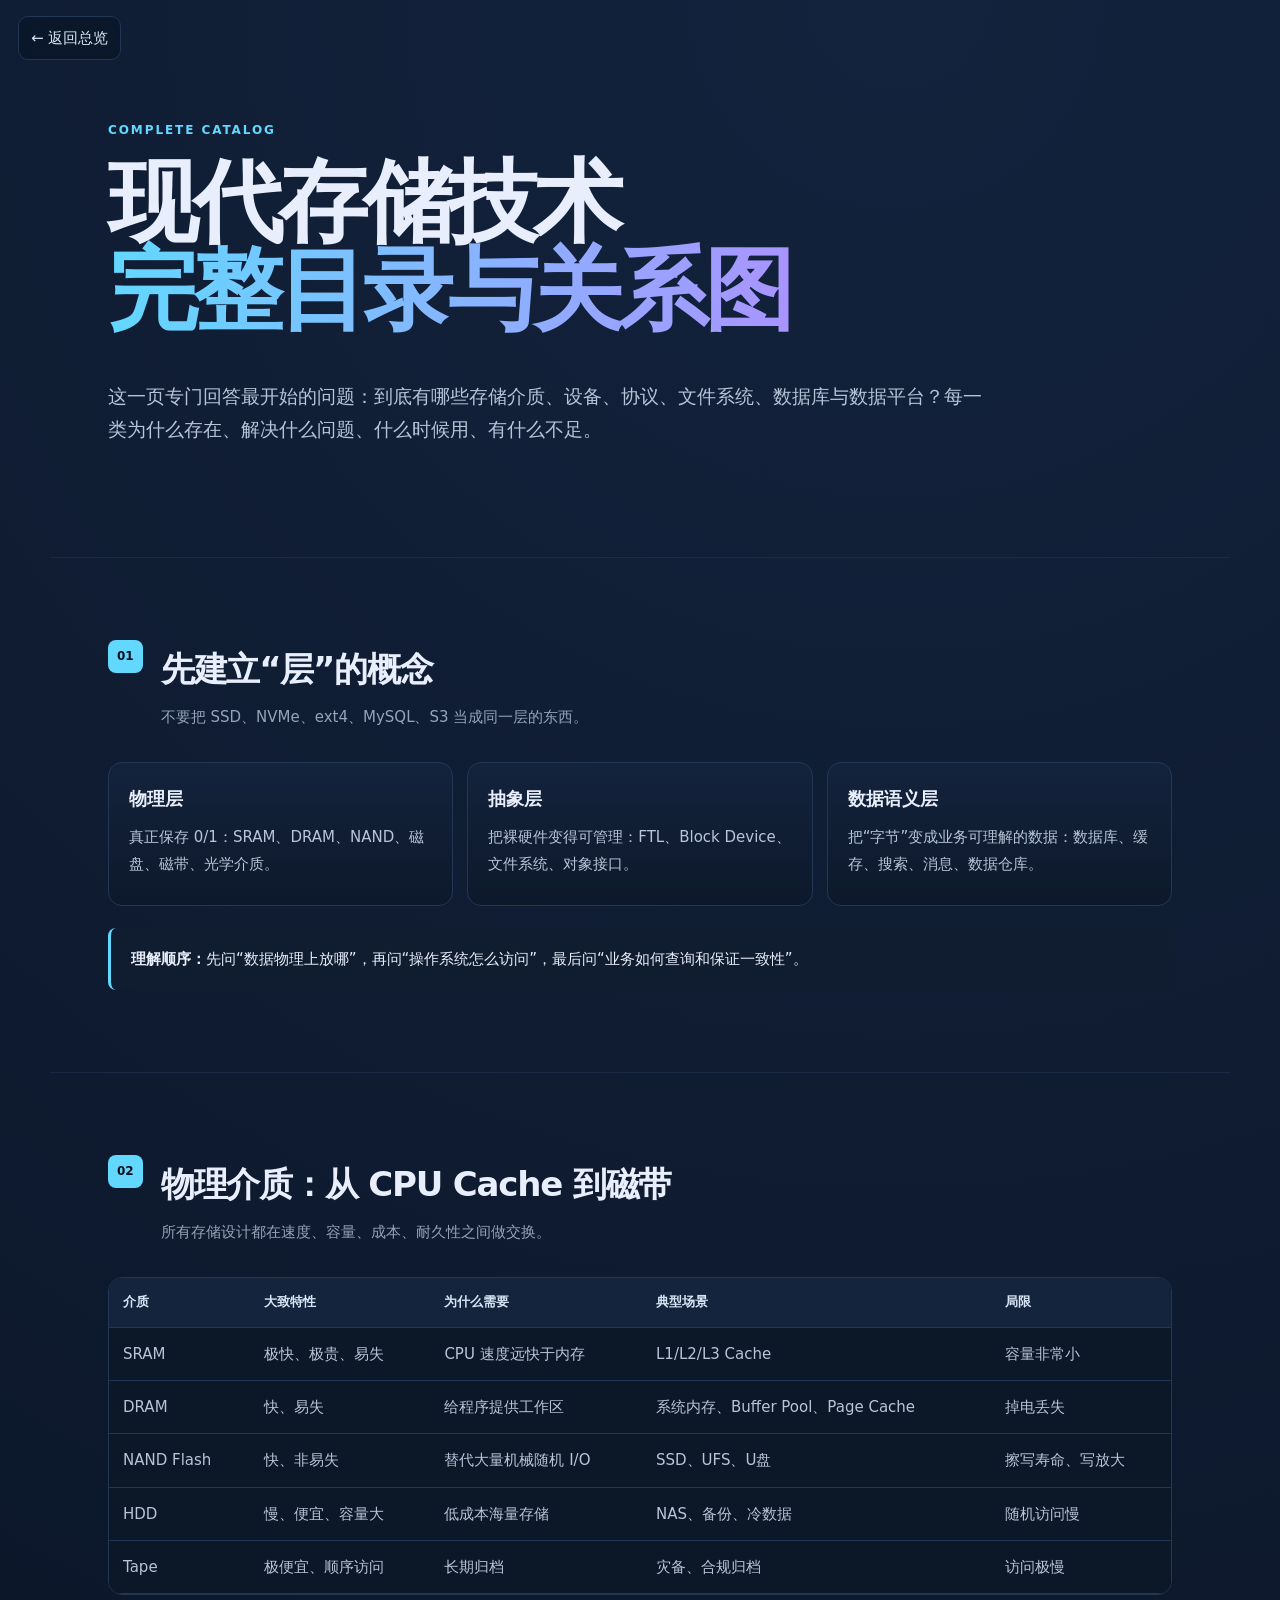
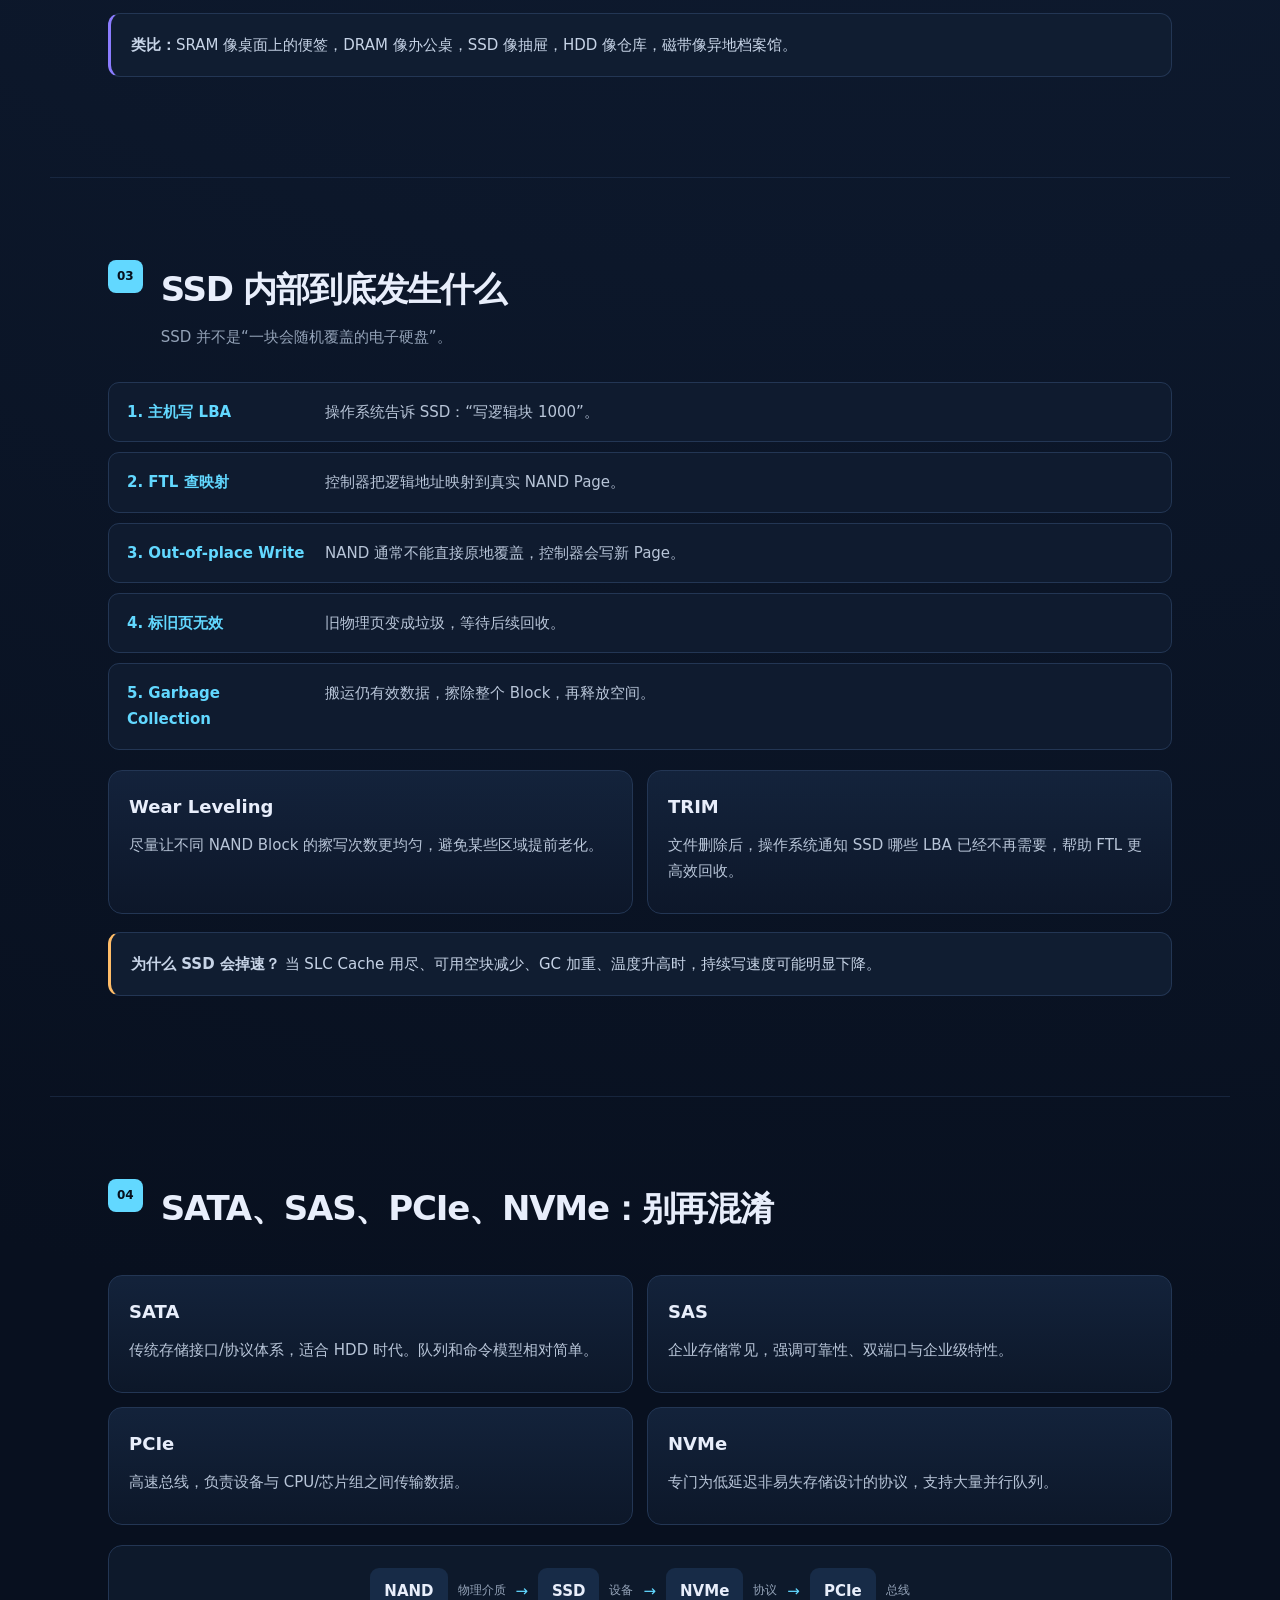
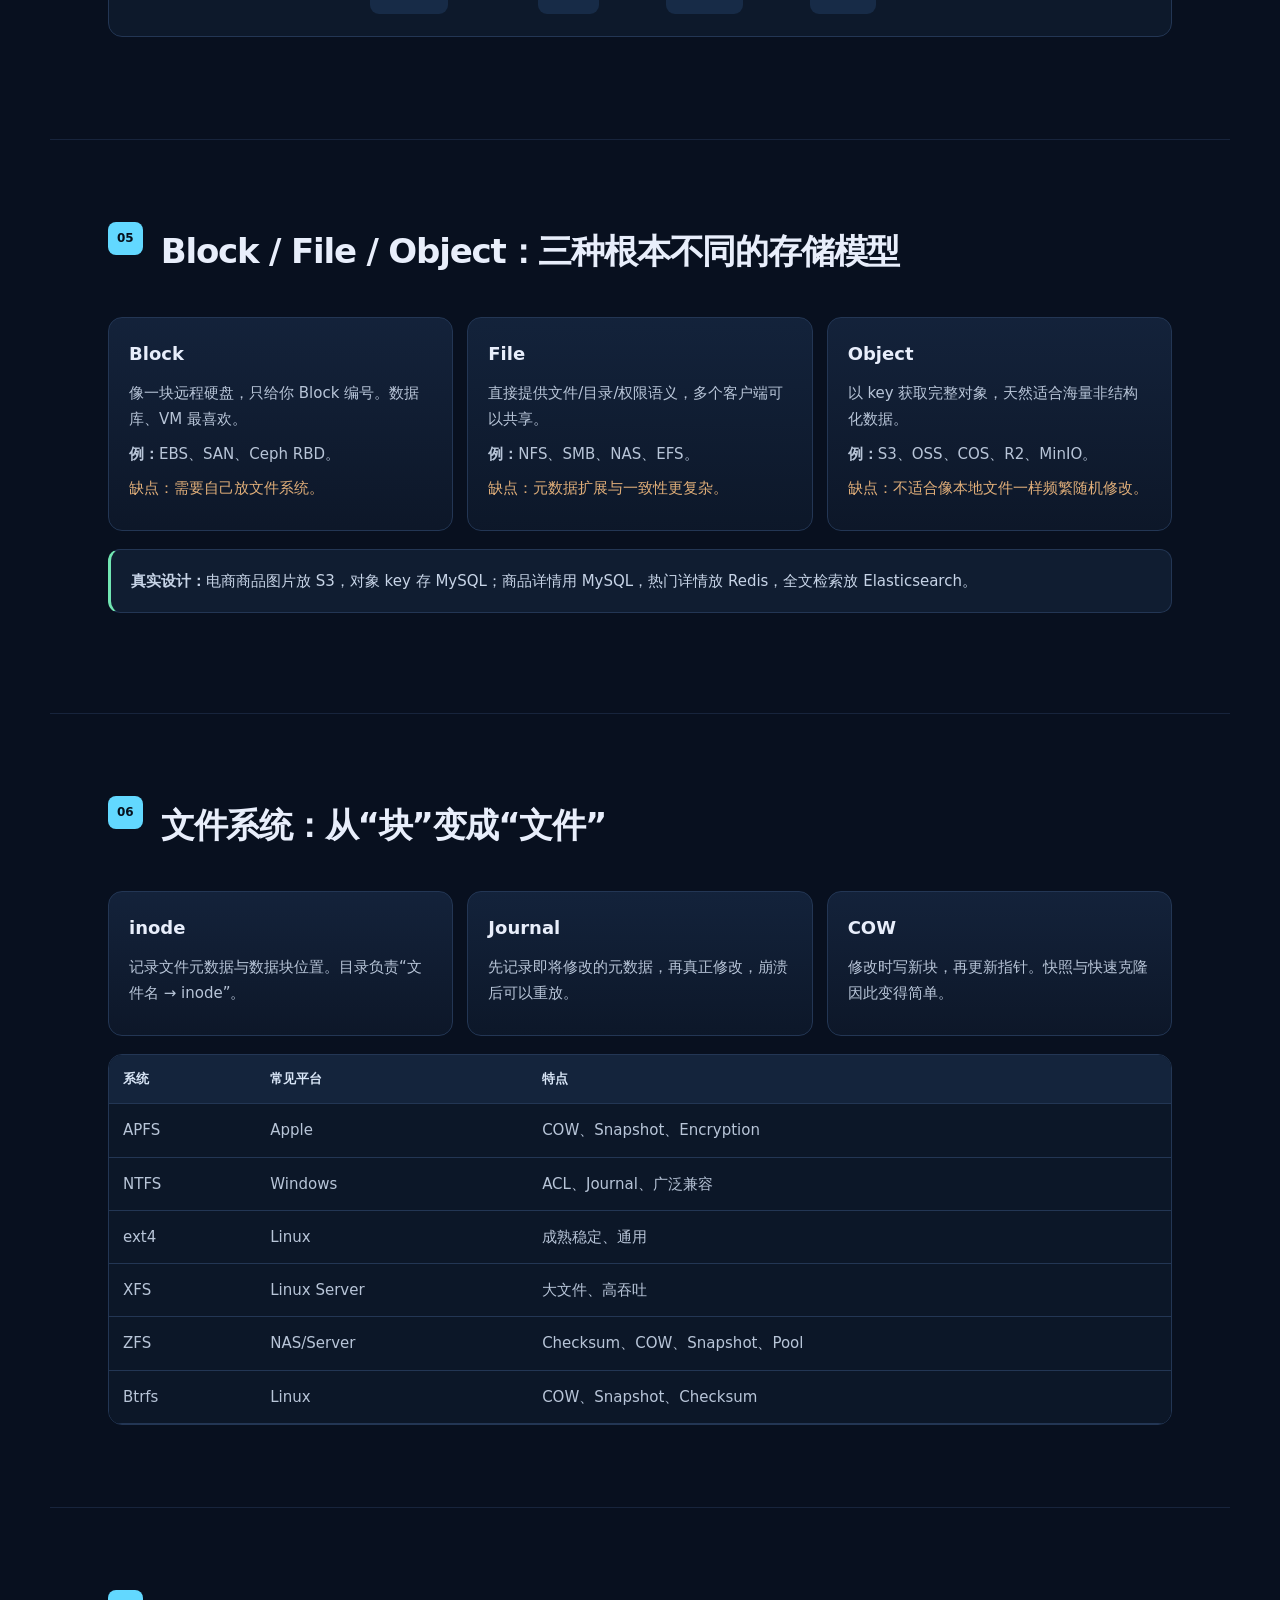
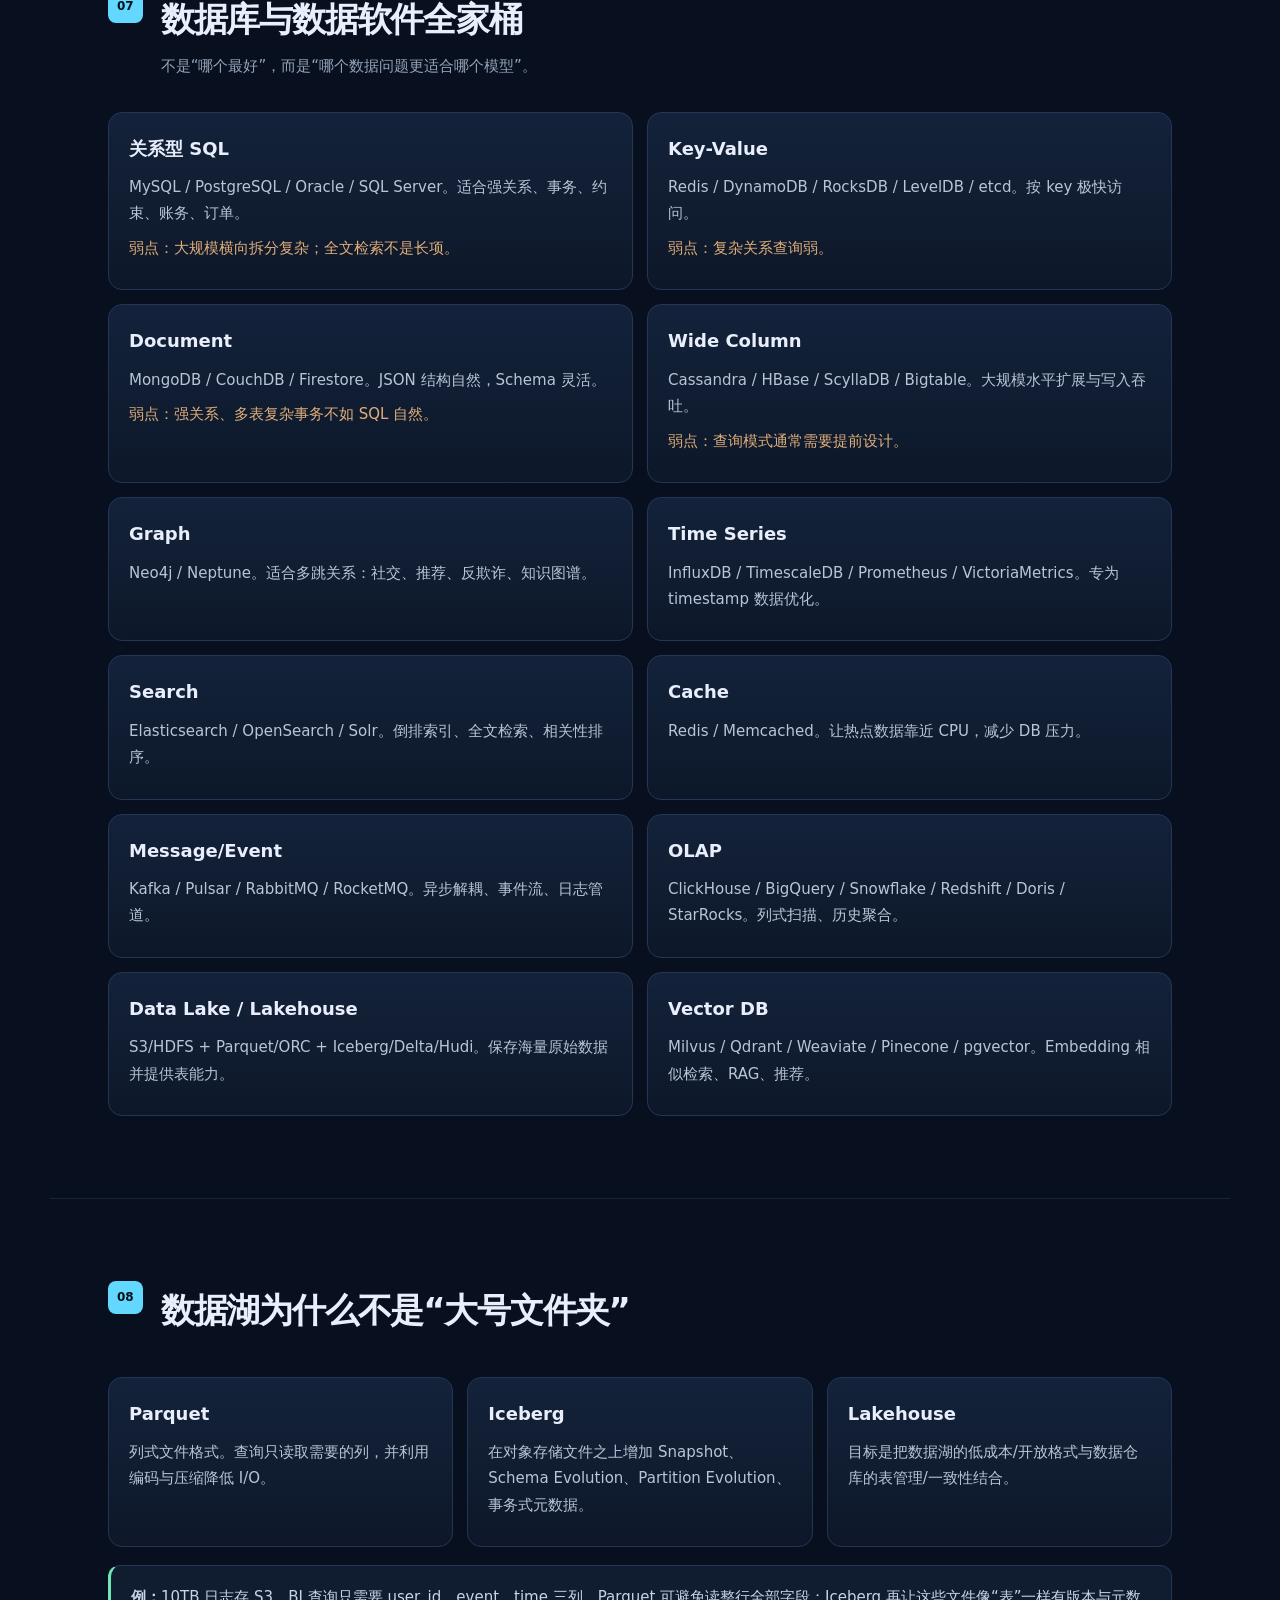
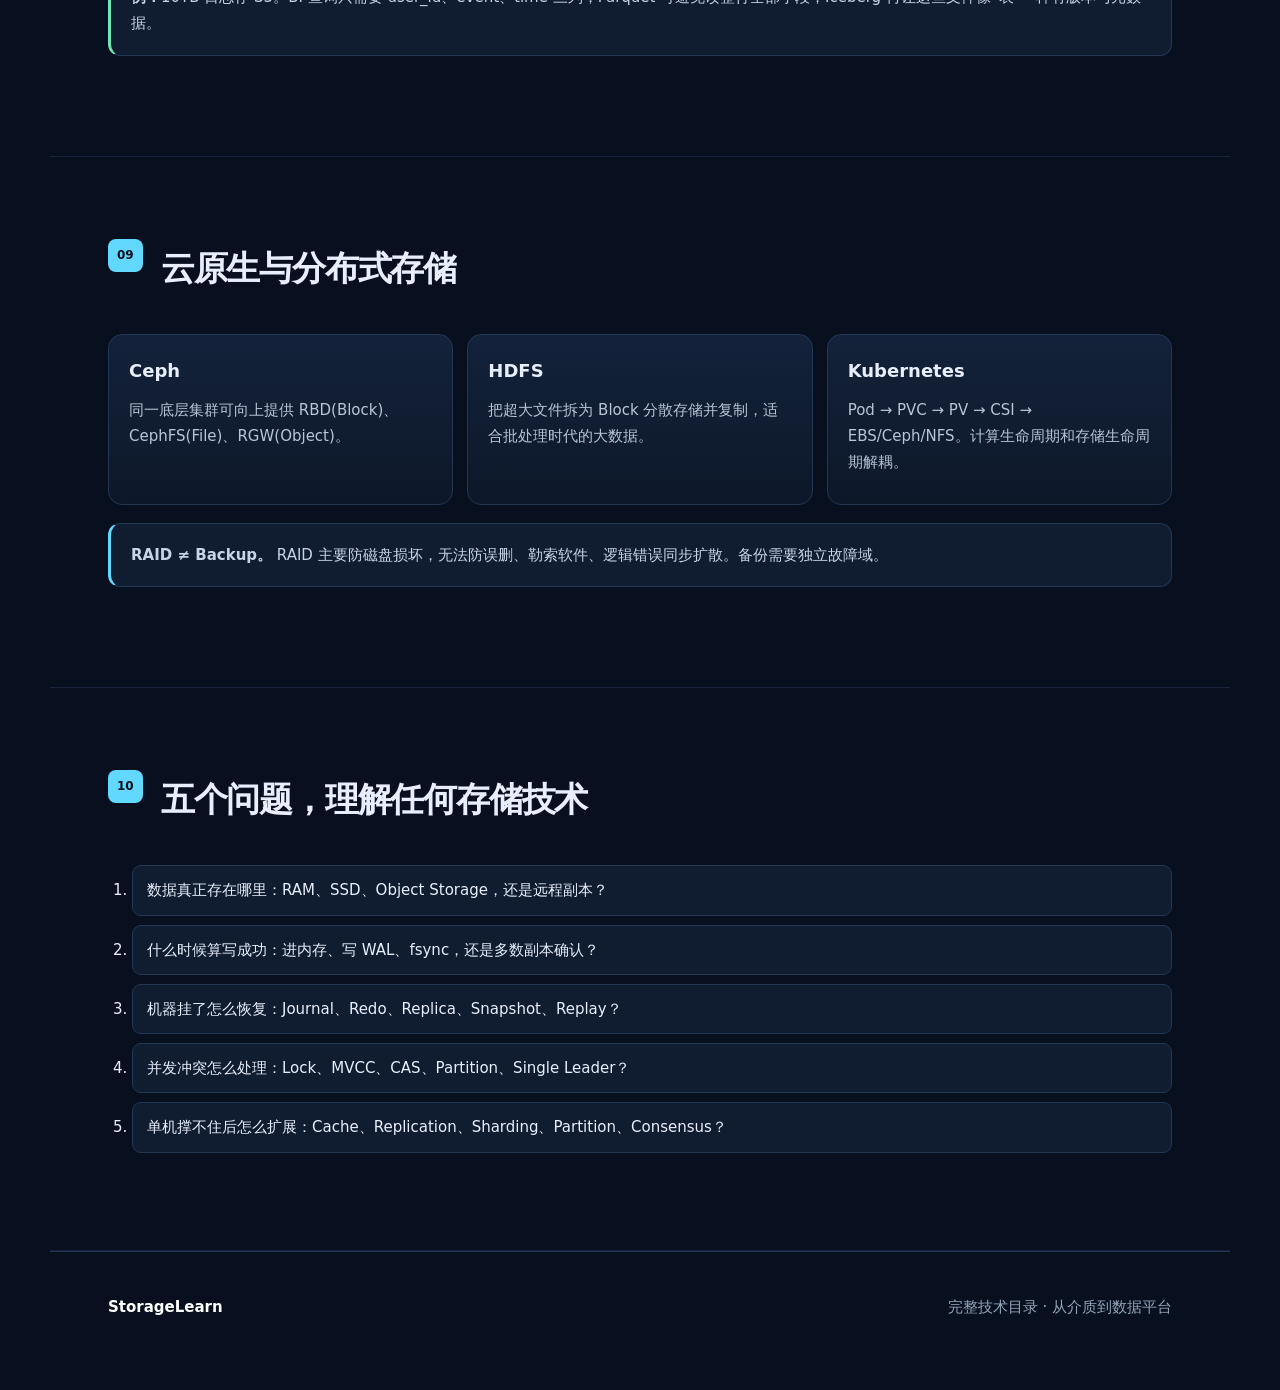
<file: catalog.html>
<!doctype html>
<html lang="zh-CN">
<head>
<meta charset="UTF-8"/><meta name="viewport" content="width=device-width,initial-scale=1.0"/>
<title>StorageLearn · 完整技术目录</title><link rel="stylesheet" href="./styles.css"/>
</head>
<body>
<a class="back-home" href="./index.html">← 返回总览</a>
<main class="standalone">
<section class="hero compact">
<div class="eyebrow">COMPLETE CATALOG</div>
<h1>现代存储技术<br><span>完整目录与关系图</span></h1>
<p class="lead">这一页专门回答最开始的问题：到底有哪些存储介质、设备、协议、文件系统、数据库与数据平台？每一类为什么存在、解决什么问题、什么时候用、有什么不足。</p>
</section>

<section>
<header class="section-head"><span>01</span><div><h2>先建立“层”的概念</h2><p>不要把 SSD、NVMe、ext4、MySQL、S3 当成同一层的东西。</p></div></header>
<div class="cards three">
<article><h3>物理层</h3><p>真正保存 0/1：SRAM、DRAM、NAND、磁盘、磁带、光学介质。</p></article>
<article><h3>抽象层</h3><p>把裸硬件变得可管理：FTL、Block Device、文件系统、对象接口。</p></article>
<article><h3>数据语义层</h3><p>把“字节”变成业务可理解的数据：数据库、缓存、搜索、消息、数据仓库。</p></article>
</div>
<div class="principle"><b>理解顺序：</b>先问“数据物理上放哪”，再问“操作系统怎么访问”，最后问“业务如何查询和保证一致性”。</div>
</section>

<section>
<header class="section-head"><span>02</span><div><h2>物理介质：从 CPU Cache 到磁带</h2><p>所有存储设计都在速度、容量、成本、耐久性之间做交换。</p></div></header>
<div class="table-wrap"><table><thead><tr><th>介质</th><th>大致特性</th><th>为什么需要</th><th>典型场景</th><th>局限</th></tr></thead><tbody>
<tr><td>SRAM</td><td>极快、极贵、易失</td><td>CPU 速度远快于内存</td><td>L1/L2/L3 Cache</td><td>容量非常小</td></tr>
<tr><td>DRAM</td><td>快、易失</td><td>给程序提供工作区</td><td>系统内存、Buffer Pool、Page Cache</td><td>掉电丢失</td></tr>
<tr><td>NAND Flash</td><td>快、非易失</td><td>替代大量机械随机 I/O</td><td>SSD、UFS、U盘</td><td>擦写寿命、写放大</td></tr>
<tr><td>HDD</td><td>慢、便宜、容量大</td><td>低成本海量存储</td><td>NAS、备份、冷数据</td><td>随机访问慢</td></tr>
<tr><td>Tape</td><td>极便宜、顺序访问</td><td>长期归档</td><td>灾备、合规归档</td><td>访问极慢</td></tr>
</tbody></table></div>
<div class="analogy"><b>类比：</b>SRAM 像桌面上的便签，DRAM 像办公桌，SSD 像抽屉，HDD 像仓库，磁带像异地档案馆。</div>
</section>

<section>
<header class="section-head"><span>03</span><div><h2>SSD 内部到底发生什么</h2><p>SSD 并不是“一块会随机覆盖的电子硬盘”。</p></div></header>
<div class="step-list">
<div class="step"><b>1. 主机写 LBA</b><span>操作系统告诉 SSD：“写逻辑块 1000”。</span></div>
<div class="step"><b>2. FTL 查映射</b><span>控制器把逻辑地址映射到真实 NAND Page。</span></div>
<div class="step"><b>3. Out-of-place Write</b><span>NAND 通常不能直接原地覆盖，控制器会写新 Page。</span></div>
<div class="step"><b>4. 标旧页无效</b><span>旧物理页变成垃圾，等待后续回收。</span></div>
<div class="step"><b>5. Garbage Collection</b><span>搬运仍有效数据，擦除整个 Block，再释放空间。</span></div>
</div>
<div class="cards two">
<article><h3>Wear Leveling</h3><p>尽量让不同 NAND Block 的擦写次数更均匀，避免某些区域提前老化。</p></article>
<article><h3>TRIM</h3><p>文件删除后，操作系统通知 SSD 哪些 LBA 已经不再需要，帮助 FTL 更高效回收。</p></article>
</div>
<div class="callout warn"><b>为什么 SSD 会掉速？</b> 当 SLC Cache 用尽、可用空块减少、GC 加重、温度升高时，持续写速度可能明显下降。</div>
</section>

<section>
<header class="section-head"><span>04</span><div><h2>SATA、SAS、PCIe、NVMe：别再混淆</h2></div></header>
<div class="question-grid">
<article><h3>SATA</h3><p>传统存储接口/协议体系，适合 HDD 时代。队列和命令模型相对简单。</p></article>
<article><h3>SAS</h3><p>企业存储常见，强调可靠性、双端口与企业级特性。</p></article>
<article><h3>PCIe</h3><p>高速总线，负责设备与 CPU/芯片组之间传输数据。</p></article>
<article><h3>NVMe</h3><p>专门为低延迟非易失存储设计的协议，支持大量并行队列。</p></article>
</div>
<div class="mini-diagram"><b>NAND</b><span>物理介质</span><i>→</i><b>SSD</b><span>设备</span><i>→</i><b>NVMe</b><span>协议</span><i>→</i><b>PCIe</b><span>总线</span></div>
</section>

<section>
<header class="section-head"><span>05</span><div><h2>Block / File / Object：三种根本不同的存储模型</h2></div></header>
<div class="cards three">
<article><h3>Block</h3><p>像一块远程硬盘，只给你 Block 编号。数据库、VM 最喜欢。</p><p><b>例：</b>EBS、SAN、Ceph RBD。</p><p class="weak">缺点：需要自己放文件系统。</p></article>
<article><h3>File</h3><p>直接提供文件/目录/权限语义，多个客户端可以共享。</p><p><b>例：</b>NFS、SMB、NAS、EFS。</p><p class="weak">缺点：元数据扩展与一致性更复杂。</p></article>
<article><h3>Object</h3><p>以 key 获取完整对象，天然适合海量非结构化数据。</p><p><b>例：</b>S3、OSS、COS、R2、MinIO。</p><p class="weak">缺点：不适合像本地文件一样频繁随机修改。</p></article>
</div>
<div class="example-box"><b>真实设计：</b>电商商品图片放 S3，对象 key 存 MySQL；商品详情用 MySQL，热门详情放 Redis，全文检索放 Elasticsearch。</div>
</section>

<section>
<header class="section-head"><span>06</span><div><h2>文件系统：从“块”变成“文件”</h2></div></header>
<div class="cards three">
<article><h3>inode</h3><p>记录文件元数据与数据块位置。目录负责“文件名 → inode”。</p></article>
<article><h3>Journal</h3><p>先记录即将修改的元数据，再真正修改，崩溃后可以重放。</p></article>
<article><h3>COW</h3><p>修改时写新块，再更新指针。快照与快速克隆因此变得简单。</p></article>
</div>
<div class="table-wrap"><table><thead><tr><th>系统</th><th>常见平台</th><th>特点</th></tr></thead><tbody>
<tr><td>APFS</td><td>Apple</td><td>COW、Snapshot、Encryption</td></tr>
<tr><td>NTFS</td><td>Windows</td><td>ACL、Journal、广泛兼容</td></tr>
<tr><td>ext4</td><td>Linux</td><td>成熟稳定、通用</td></tr>
<tr><td>XFS</td><td>Linux Server</td><td>大文件、高吞吐</td></tr>
<tr><td>ZFS</td><td>NAS/Server</td><td>Checksum、COW、Snapshot、Pool</td></tr>
<tr><td>Btrfs</td><td>Linux</td><td>COW、Snapshot、Checksum</td></tr>
</tbody></table></div>
</section>

<section>
<header class="section-head"><span>07</span><div><h2>数据库与数据软件全家桶</h2><p>不是“哪个最好”，而是“哪个数据问题更适合哪个模型”。</p></div></header>
<div class="catalog">
<article><h3>关系型 SQL</h3><p>MySQL / PostgreSQL / Oracle / SQL Server。适合强关系、事务、约束、账务、订单。</p><p class="weak">弱点：大规模横向拆分复杂；全文检索不是长项。</p></article>
<article><h3>Key-Value</h3><p>Redis / DynamoDB / RocksDB / LevelDB / etcd。按 key 极快访问。</p><p class="weak">弱点：复杂关系查询弱。</p></article>
<article><h3>Document</h3><p>MongoDB / CouchDB / Firestore。JSON 结构自然，Schema 灵活。</p><p class="weak">弱点：强关系、多表复杂事务不如 SQL 自然。</p></article>
<article><h3>Wide Column</h3><p>Cassandra / HBase / ScyllaDB / Bigtable。大规模水平扩展与写入吞吐。</p><p class="weak">弱点：查询模式通常需要提前设计。</p></article>
<article><h3>Graph</h3><p>Neo4j / Neptune。适合多跳关系：社交、推荐、反欺诈、知识图谱。</p></article>
<article><h3>Time Series</h3><p>InfluxDB / TimescaleDB / Prometheus / VictoriaMetrics。专为 timestamp 数据优化。</p></article>
<article><h3>Search</h3><p>Elasticsearch / OpenSearch / Solr。倒排索引、全文检索、相关性排序。</p></article>
<article><h3>Cache</h3><p>Redis / Memcached。让热点数据靠近 CPU，减少 DB 压力。</p></article>
<article><h3>Message/Event</h3><p>Kafka / Pulsar / RabbitMQ / RocketMQ。异步解耦、事件流、日志管道。</p></article>
<article><h3>OLAP</h3><p>ClickHouse / BigQuery / Snowflake / Redshift / Doris / StarRocks。列式扫描、历史聚合。</p></article>
<article><h3>Data Lake / Lakehouse</h3><p>S3/HDFS + Parquet/ORC + Iceberg/Delta/Hudi。保存海量原始数据并提供表能力。</p></article>
<article><h3>Vector DB</h3><p>Milvus / Qdrant / Weaviate / Pinecone / pgvector。Embedding 相似检索、RAG、推荐。</p></article>
</div>
</section>

<section>
<header class="section-head"><span>08</span><div><h2>数据湖为什么不是“大号文件夹”</h2></div></header>
<div class="cards three">
<article><h3>Parquet</h3><p>列式文件格式。查询只读取需要的列，并利用编码与压缩降低 I/O。</p></article>
<article><h3>Iceberg</h3><p>在对象存储文件之上增加 Snapshot、Schema Evolution、Partition Evolution、事务式元数据。</p></article>
<article><h3>Lakehouse</h3><p>目标是把数据湖的低成本/开放格式与数据仓库的表管理/一致性结合。</p></article>
</div>
<div class="example-box"><b>例：</b>10TB 日志存 S3。BI 查询只需要 user_id、event、time 三列，Parquet 可避免读整行全部字段；Iceberg 再让这些文件像“表”一样有版本与元数据。</div>
</section>

<section>
<header class="section-head"><span>09</span><div><h2>云原生与分布式存储</h2></div></header>
<div class="cards three">
<article><h3>Ceph</h3><p>同一底层集群可向上提供 RBD(Block)、CephFS(File)、RGW(Object)。</p></article>
<article><h3>HDFS</h3><p>把超大文件拆为 Block 分散存储并复制，适合批处理时代的大数据。</p></article>
<article><h3>Kubernetes</h3><p>Pod → PVC → PV → CSI → EBS/Ceph/NFS。计算生命周期和存储生命周期解耦。</p></article>
</div>
<div class="callout"><b>RAID ≠ Backup。</b> RAID 主要防磁盘损坏，无法防误删、勒索软件、逻辑错误同步扩散。备份需要独立故障域。</div>
</section>

<section>
<header class="section-head"><span>10</span><div><h2>五个问题，理解任何存储技术</h2></div></header>
<ol class="quiz">
<li>数据真正存在哪里：RAM、SSD、Object Storage，还是远程副本？</li>
<li>什么时候算写成功：进内存、写 WAL、fsync，还是多数副本确认？</li>
<li>机器挂了怎么恢复：Journal、Redo、Replica、Snapshot、Replay？</li>
<li>并发冲突怎么处理：Lock、MVCC、CAS、Partition、Single Leader？</li>
<li>单机撑不住后怎么扩展：Cache、Replication、Sharding、Partition、Consensus？</li>
</ol>
</section>
<footer><b>StorageLearn</b><span>完整技术目录 · 从介质到数据平台</span></footer>
</main>
</body></html>
</file>
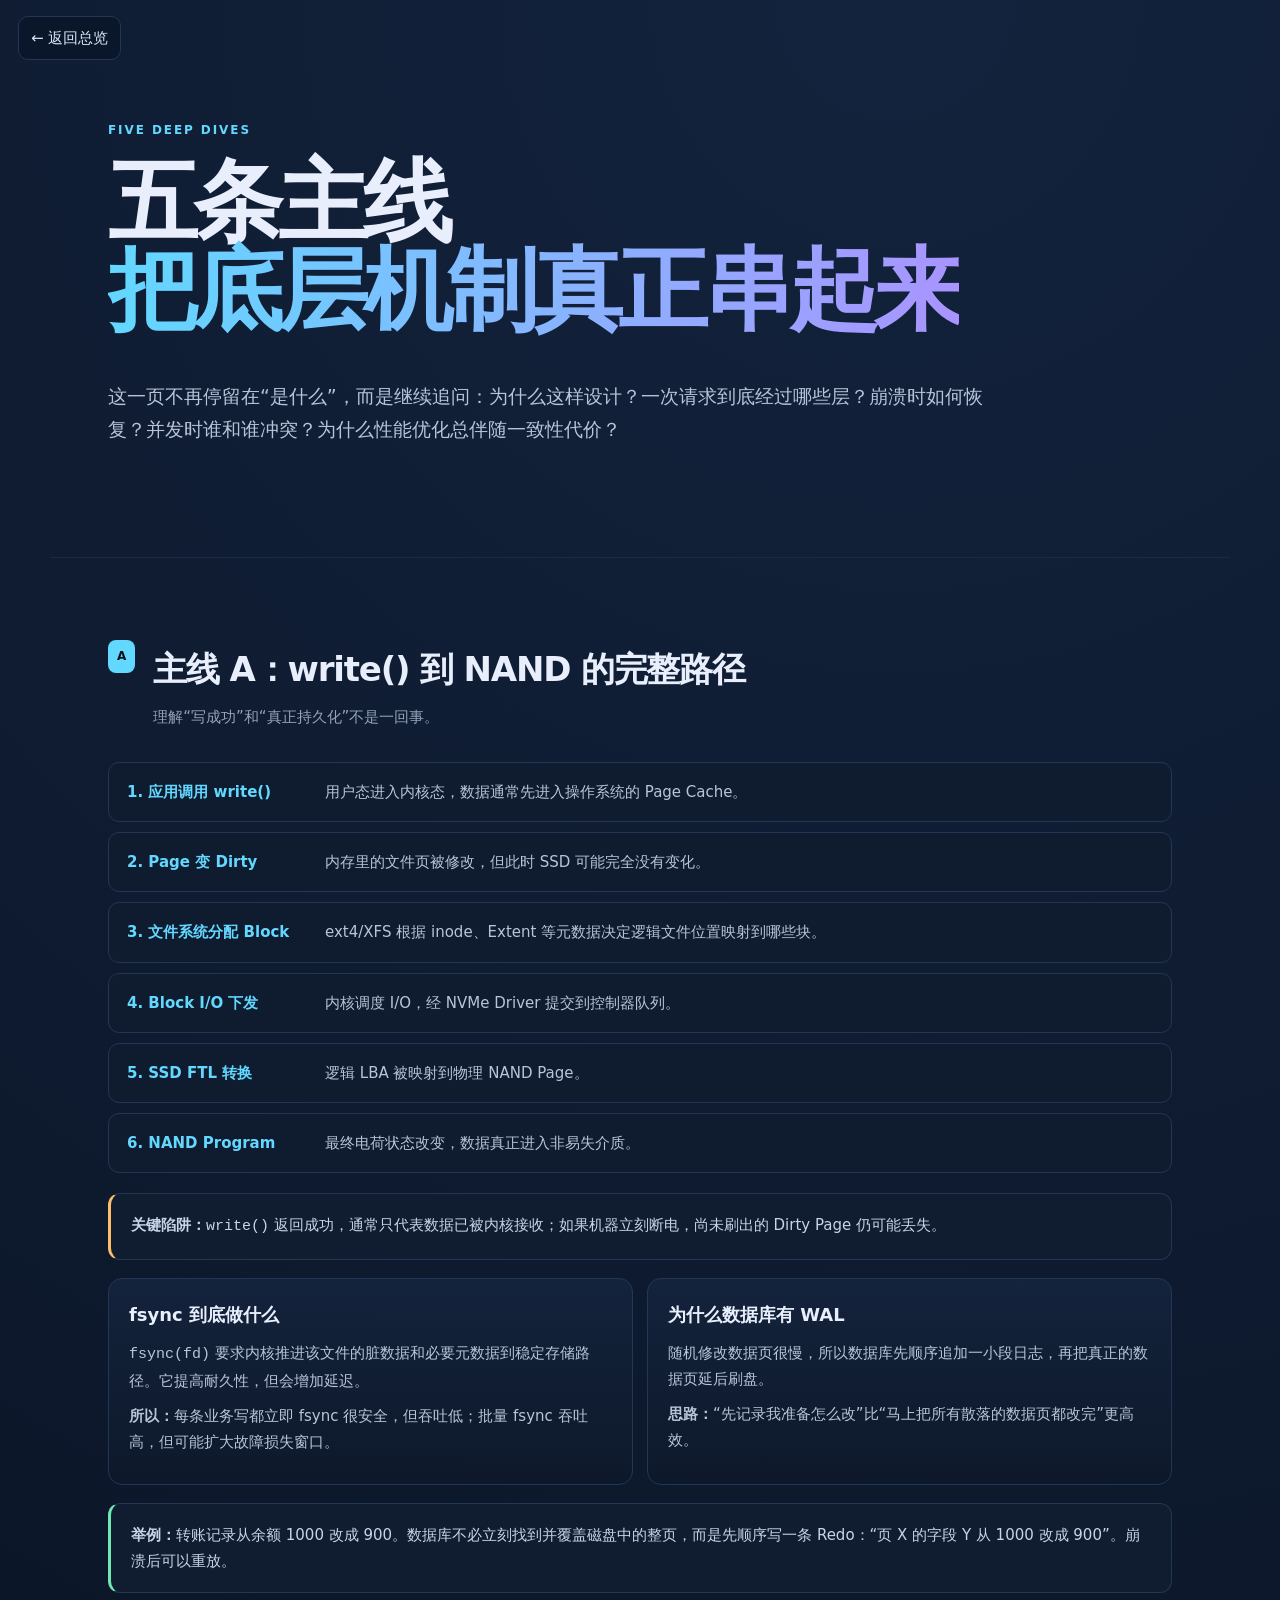
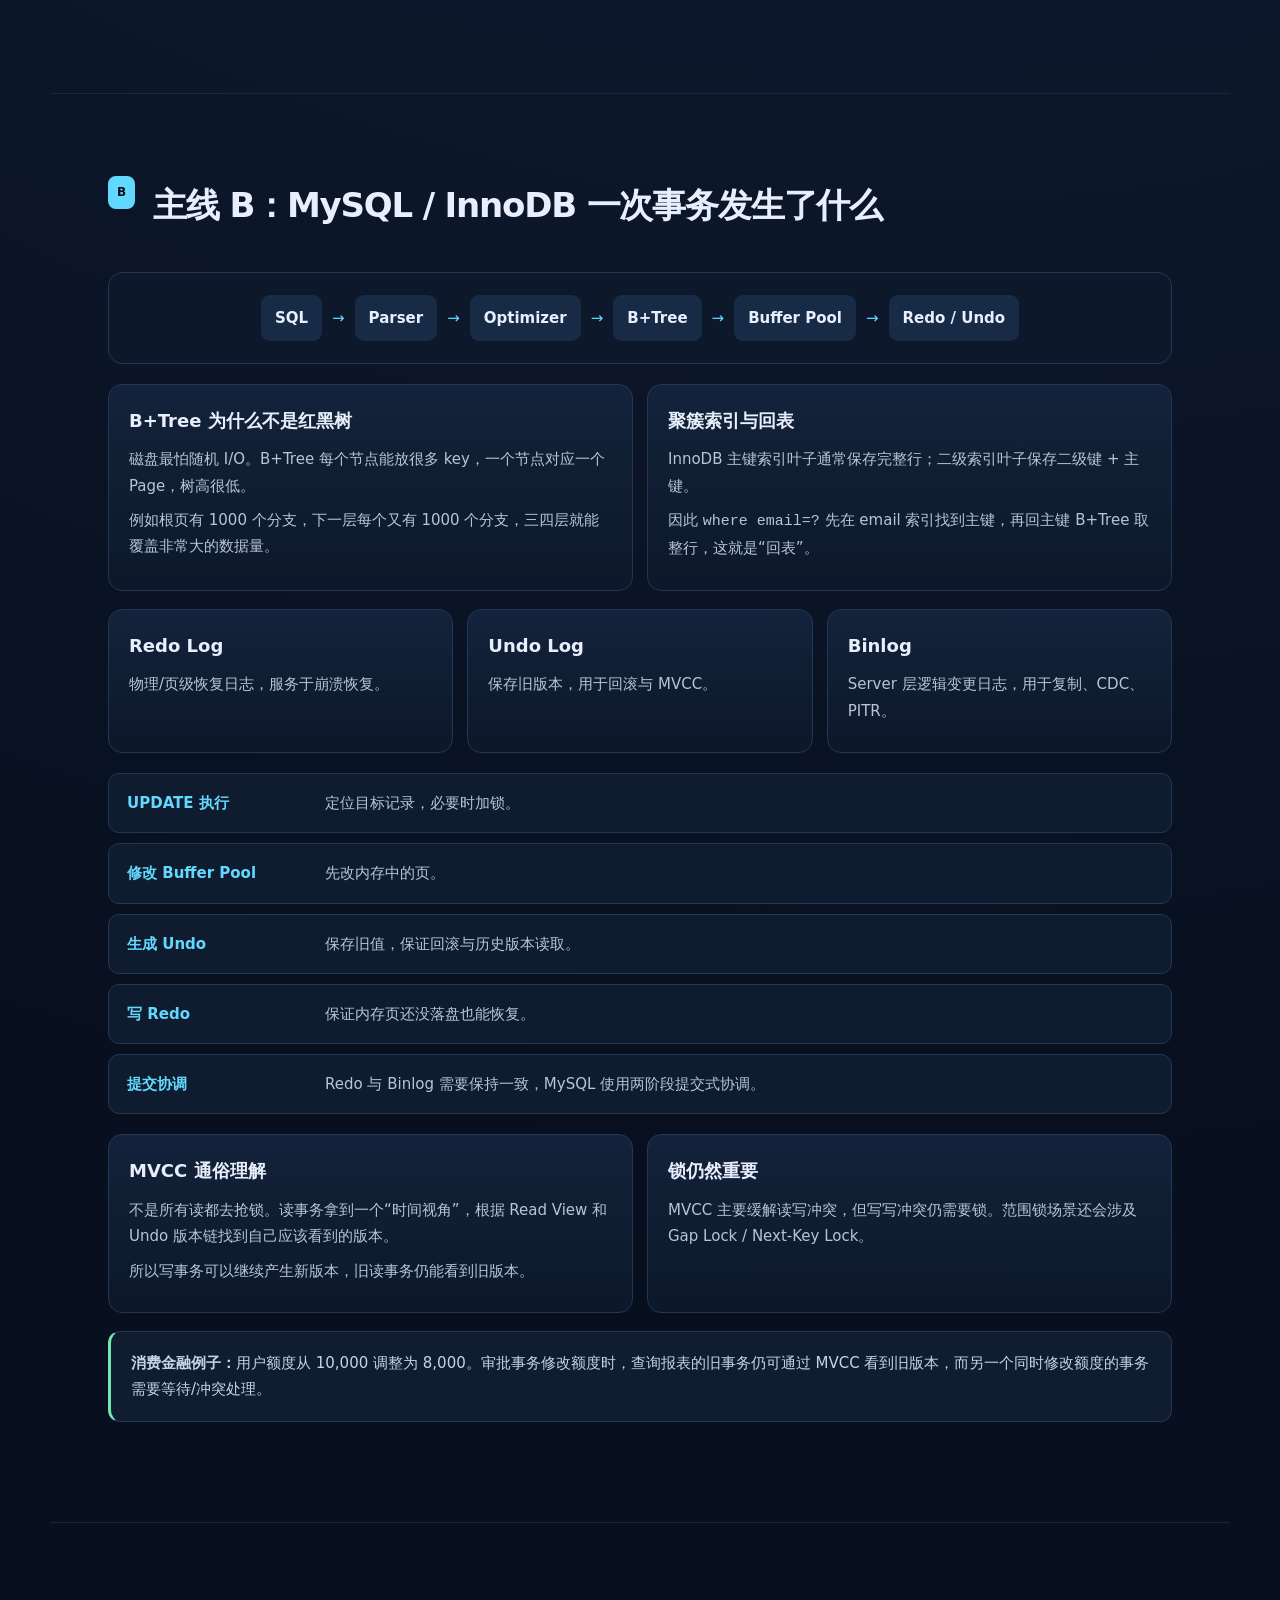
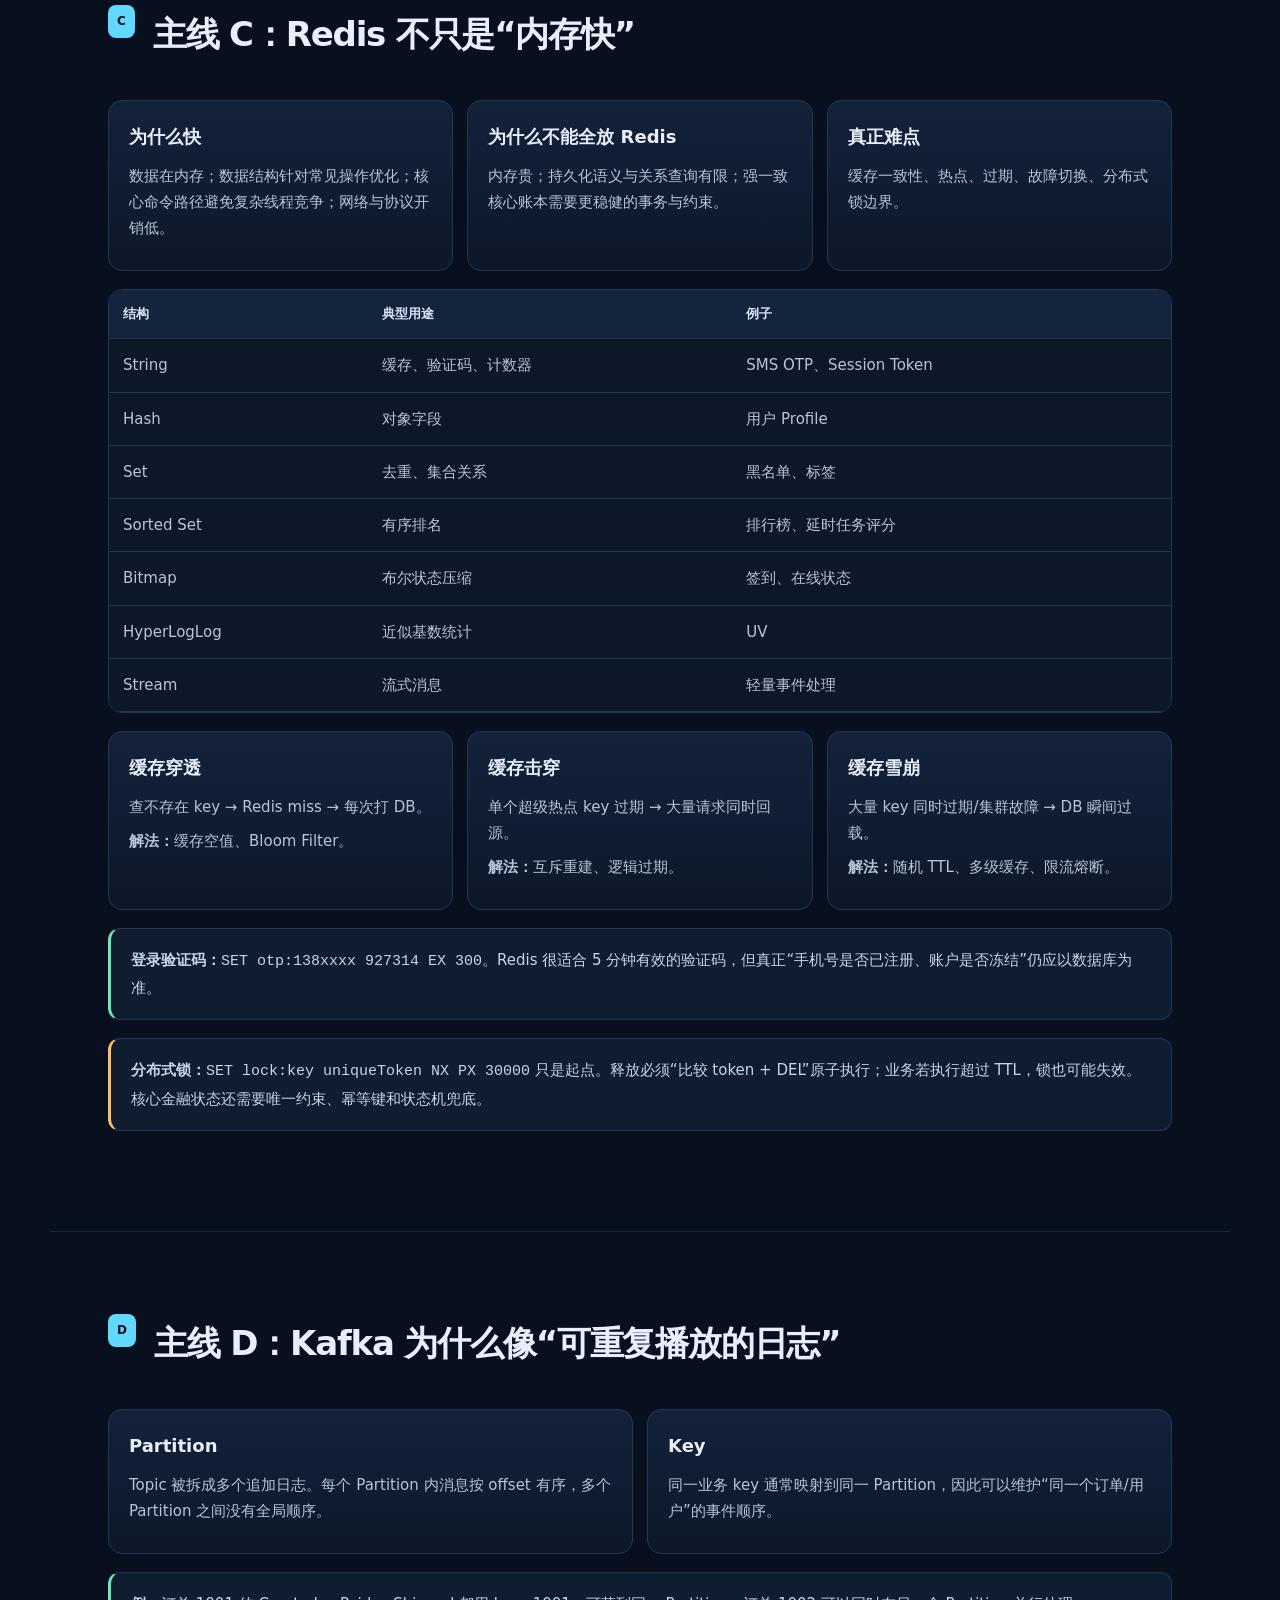
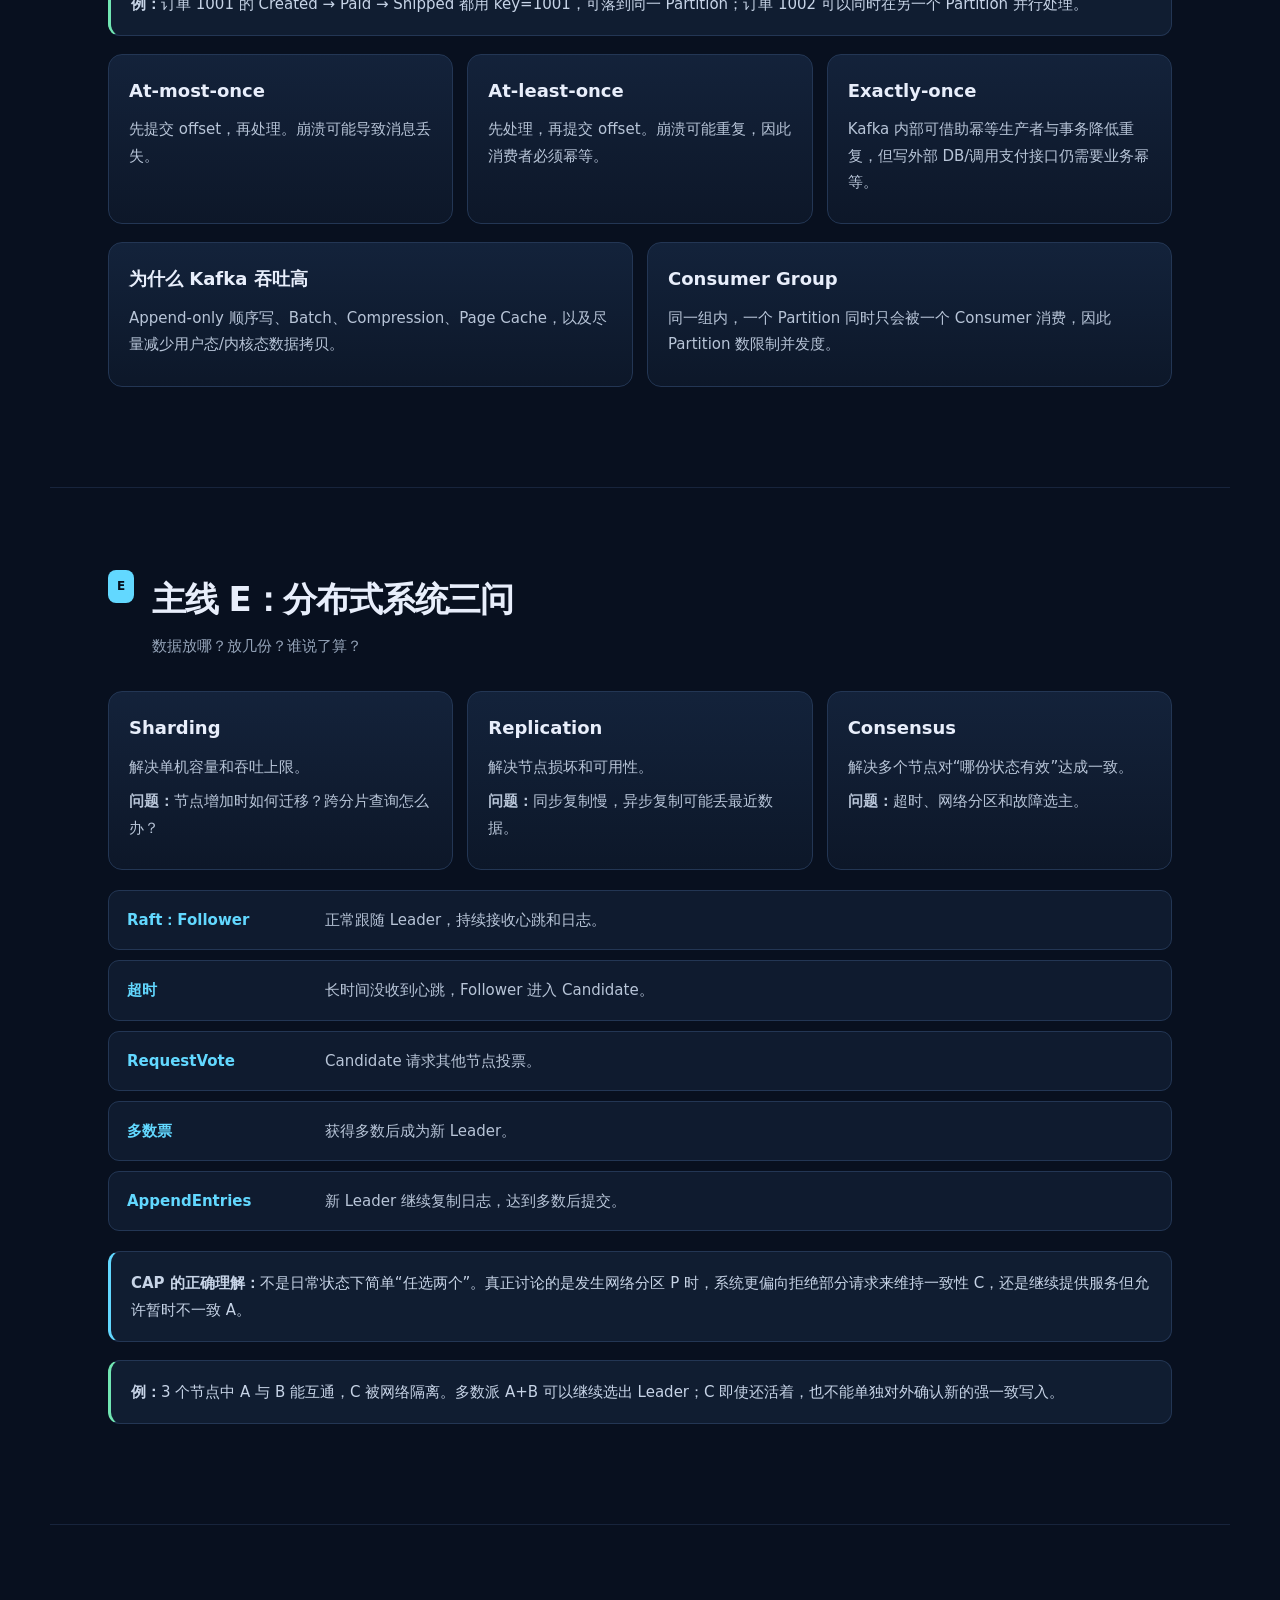
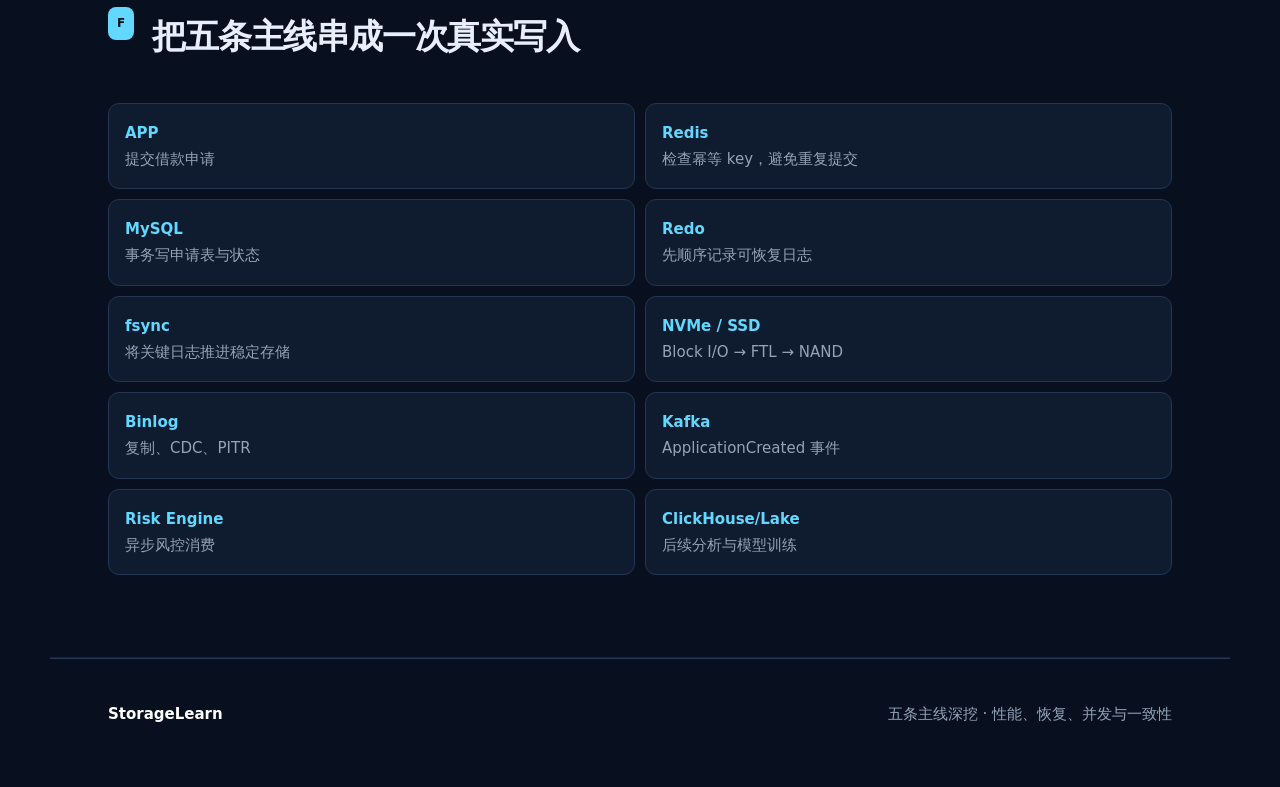
<file: deep-dive.html>
<!doctype html>
<html lang="zh-CN">
<head>
<meta charset="UTF-8"/><meta name="viewport" content="width=device-width,initial-scale=1.0"/>
<title>StorageLearn · 五条主线深挖</title><link rel="stylesheet" href="./styles.css"/>
</head>
<body>
<a class="back-home" href="./index.html">← 返回总览</a>
<main class="standalone">
<section class="hero compact">
<div class="eyebrow">FIVE DEEP DIVES</div>
<h1>五条主线<br><span>把底层机制真正串起来</span></h1>
<p class="lead">这一页不再停留在“是什么”，而是继续追问：为什么这样设计？一次请求到底经过哪些层？崩溃时如何恢复？并发时谁和谁冲突？为什么性能优化总伴随一致性代价？</p>
</section>

<section>
<header class="section-head"><span>A</span><div><h2>主线 A：write() 到 NAND 的完整路径</h2><p>理解“写成功”和“真正持久化”不是一回事。</p></div></header>
<div class="step-list">
<div class="step"><b>1. 应用调用 write()</b><span>用户态进入内核态，数据通常先进入操作系统的 Page Cache。</span></div>
<div class="step"><b>2. Page 变 Dirty</b><span>内存里的文件页被修改，但此时 SSD 可能完全没有变化。</span></div>
<div class="step"><b>3. 文件系统分配 Block</b><span>ext4/XFS 根据 inode、Extent 等元数据决定逻辑文件位置映射到哪些块。</span></div>
<div class="step"><b>4. Block I/O 下发</b><span>内核调度 I/O，经 NVMe Driver 提交到控制器队列。</span></div>
<div class="step"><b>5. SSD FTL 转换</b><span>逻辑 LBA 被映射到物理 NAND Page。</span></div>
<div class="step"><b>6. NAND Program</b><span>最终电荷状态改变，数据真正进入非易失介质。</span></div>
</div>
<div class="callout warn"><b>关键陷阱：</b><code>write()</code> 返回成功，通常只代表数据已被内核接收；如果机器立刻断电，尚未刷出的 Dirty Page 仍可能丢失。</div>
<div class="cards two">
<article><h3>fsync 到底做什么</h3><p><code>fsync(fd)</code> 要求内核推进该文件的脏数据和必要元数据到稳定存储路径。它提高耐久性，但会增加延迟。</p><p><b>所以：</b>每条业务写都立即 fsync 很安全，但吞吐低；批量 fsync 吞吐高，但可能扩大故障损失窗口。</p></article>
<article><h3>为什么数据库有 WAL</h3><p>随机修改数据页很慢，所以数据库先顺序追加一小段日志，再把真正的数据页延后刷盘。</p><p><b>思路：</b>“先记录我准备怎么改”比“马上把所有散落的数据页都改完”更高效。</p></article>
</div>
<div class="example-box"><b>举例：</b>转账记录从余额 1000 改成 900。数据库不必立刻找到并覆盖磁盘中的整页，而是先顺序写一条 Redo：“页 X 的字段 Y 从 1000 改成 900”。崩溃后可以重放。</div>
</section>

<section>
<header class="section-head"><span>B</span><div><h2>主线 B：MySQL / InnoDB 一次事务发生了什么</h2></div></header>
<div class="mini-diagram"><b>SQL</b><i>→</i><b>Parser</b><i>→</i><b>Optimizer</b><i>→</i><b>B+Tree</b><i>→</i><b>Buffer Pool</b><i>→</i><b>Redo / Undo</b></div>
<div class="cards two">
<article><h3>B+Tree 为什么不是红黑树</h3><p>磁盘最怕随机 I/O。B+Tree 每个节点能放很多 key，一个节点对应一个 Page，树高很低。</p><p>例如根页有 1000 个分支，下一层每个又有 1000 个分支，三四层就能覆盖非常大的数据量。</p></article>
<article><h3>聚簇索引与回表</h3><p>InnoDB 主键索引叶子通常保存完整行；二级索引叶子保存二级键 + 主键。</p><p>因此 <code>where email=?</code> 先在 email 索引找到主键，再回主键 B+Tree 取整行，这就是“回表”。</p></article>
</div>
<div class="cards three">
<article><h3>Redo Log</h3><p>物理/页级恢复日志，服务于崩溃恢复。</p></article>
<article><h3>Undo Log</h3><p>保存旧版本，用于回滚与 MVCC。</p></article>
<article><h3>Binlog</h3><p>Server 层逻辑变更日志，用于复制、CDC、PITR。</p></article>
</div>
<div class="step-list">
<div class="step"><b>UPDATE 执行</b><span>定位目标记录，必要时加锁。</span></div>
<div class="step"><b>修改 Buffer Pool</b><span>先改内存中的页。</span></div>
<div class="step"><b>生成 Undo</b><span>保存旧值，保证回滚与历史版本读取。</span></div>
<div class="step"><b>写 Redo</b><span>保证内存页还没落盘也能恢复。</span></div>
<div class="step"><b>提交协调</b><span>Redo 与 Binlog 需要保持一致，MySQL 使用两阶段提交式协调。</span></div>
</div>
<div class="cards two">
<article><h3>MVCC 通俗理解</h3><p>不是所有读都去抢锁。读事务拿到一个“时间视角”，根据 Read View 和 Undo 版本链找到自己应该看到的版本。</p><p>所以写事务可以继续产生新版本，旧读事务仍能看到旧版本。</p></article>
<article><h3>锁仍然重要</h3><p>MVCC 主要缓解读写冲突，但写写冲突仍需要锁。范围锁场景还会涉及 Gap Lock / Next-Key Lock。</p></article>
</div>
<div class="example-box"><b>消费金融例子：</b>用户额度从 10,000 调整为 8,000。审批事务修改额度时，查询报表的旧事务仍可通过 MVCC 看到旧版本，而另一个同时修改额度的事务需要等待/冲突处理。</div>
</section>

<section>
<header class="section-head"><span>C</span><div><h2>主线 C：Redis 不只是“内存快”</h2></div></header>
<div class="cards three">
<article><h3>为什么快</h3><p>数据在内存；数据结构针对常见操作优化；核心命令路径避免复杂线程竞争；网络与协议开销低。</p></article>
<article><h3>为什么不能全放 Redis</h3><p>内存贵；持久化语义与关系查询有限；强一致核心账本需要更稳健的事务与约束。</p></article>
<article><h3>真正难点</h3><p>缓存一致性、热点、过期、故障切换、分布式锁边界。</p></article>
</div>
<div class="table-wrap"><table><thead><tr><th>结构</th><th>典型用途</th><th>例子</th></tr></thead><tbody>
<tr><td>String</td><td>缓存、验证码、计数器</td><td>SMS OTP、Session Token</td></tr>
<tr><td>Hash</td><td>对象字段</td><td>用户 Profile</td></tr>
<tr><td>Set</td><td>去重、集合关系</td><td>黑名单、标签</td></tr>
<tr><td>Sorted Set</td><td>有序排名</td><td>排行榜、延时任务评分</td></tr>
<tr><td>Bitmap</td><td>布尔状态压缩</td><td>签到、在线状态</td></tr>
<tr><td>HyperLogLog</td><td>近似基数统计</td><td>UV</td></tr>
<tr><td>Stream</td><td>流式消息</td><td>轻量事件处理</td></tr>
</tbody></table></div>
<div class="cards three">
<article><h3>缓存穿透</h3><p>查不存在 key → Redis miss → 每次打 DB。</p><p><b>解法：</b>缓存空值、Bloom Filter。</p></article>
<article><h3>缓存击穿</h3><p>单个超级热点 key 过期 → 大量请求同时回源。</p><p><b>解法：</b>互斥重建、逻辑过期。</p></article>
<article><h3>缓存雪崩</h3><p>大量 key 同时过期/集群故障 → DB 瞬间过载。</p><p><b>解法：</b>随机 TTL、多级缓存、限流熔断。</p></article>
</div>
<div class="example-box"><b>登录验证码：</b><code>SET otp:138xxxx 927314 EX 300</code>。Redis 很适合 5 分钟有效的验证码，但真正“手机号是否已注册、账户是否冻结”仍应以数据库为准。</div>
<div class="callout warn"><b>分布式锁：</b><code>SET lock:key uniqueToken NX PX 30000</code> 只是起点。释放必须“比较 token + DEL”原子执行；业务若执行超过 TTL，锁也可能失效。核心金融状态还需要唯一约束、幂等键和状态机兜底。</div>
</section>

<section>
<header class="section-head"><span>D</span><div><h2>主线 D：Kafka 为什么像“可重复播放的日志”</h2></div></header>
<div class="cards two">
<article><h3>Partition</h3><p>Topic 被拆成多个追加日志。每个 Partition 内消息按 offset 有序，多个 Partition 之间没有全局顺序。</p></article>
<article><h3>Key</h3><p>同一业务 key 通常映射到同一 Partition，因此可以维护“同一个订单/用户”的事件顺序。</p></article>
</div>
<div class="example-box"><b>例：</b>订单 1001 的 Created → Paid → Shipped 都用 key=1001，可落到同一 Partition；订单 1002 可以同时在另一个 Partition 并行处理。</div>
<div class="cards three">
<article><h3>At-most-once</h3><p>先提交 offset，再处理。崩溃可能导致消息丢失。</p></article>
<article><h3>At-least-once</h3><p>先处理，再提交 offset。崩溃可能重复，因此消费者必须幂等。</p></article>
<article><h3>Exactly-once</h3><p>Kafka 内部可借助幂等生产者与事务降低重复，但写外部 DB/调用支付接口仍需要业务幂等。</p></article>
</div>
<div class="cards two">
<article><h3>为什么 Kafka 吞吐高</h3><p>Append-only 顺序写、Batch、Compression、Page Cache，以及尽量减少用户态/内核态数据拷贝。</p></article>
<article><h3>Consumer Group</h3><p>同一组内，一个 Partition 同时只会被一个 Consumer 消费，因此 Partition 数限制并发度。</p></article>
</div>
</section>

<section>
<header class="section-head"><span>E</span><div><h2>主线 E：分布式系统三问</h2><p>数据放哪？放几份？谁说了算？</p></div></header>
<div class="cards three">
<article><h3>Sharding</h3><p>解决单机容量和吞吐上限。</p><p><b>问题：</b>节点增加时如何迁移？跨分片查询怎么办？</p></article>
<article><h3>Replication</h3><p>解决节点损坏和可用性。</p><p><b>问题：</b>同步复制慢，异步复制可能丢最近数据。</p></article>
<article><h3>Consensus</h3><p>解决多个节点对“哪份状态有效”达成一致。</p><p><b>问题：</b>超时、网络分区和故障选主。</p></article>
</div>
<div class="step-list">
<div class="step"><b>Raft：Follower</b><span>正常跟随 Leader，持续接收心跳和日志。</span></div>
<div class="step"><b>超时</b><span>长时间没收到心跳，Follower 进入 Candidate。</span></div>
<div class="step"><b>RequestVote</b><span>Candidate 请求其他节点投票。</span></div>
<div class="step"><b>多数票</b><span>获得多数后成为新 Leader。</span></div>
<div class="step"><b>AppendEntries</b><span>新 Leader 继续复制日志，达到多数后提交。</span></div>
</div>
<div class="callout"><b>CAP 的正确理解：</b>不是日常状态下简单“任选两个”。真正讨论的是发生网络分区 P 时，系统更偏向拒绝部分请求来维持一致性 C，还是继续提供服务但允许暂时不一致 A。</div>
<div class="example-box"><b>例：</b>3 个节点中 A 与 B 能互通，C 被网络隔离。多数派 A+B 可以继续选出 Leader；C 即使还活着，也不能单独对外确认新的强一致写入。</div>
</section>

<section>
<header class="section-head"><span>F</span><div><h2>把五条主线串成一次真实写入</h2></div></header>
<div class="journey">
<div><b>APP</b><span>提交借款申请</span></div>
<div><b>Redis</b><span>检查幂等 key，避免重复提交</span></div>
<div><b>MySQL</b><span>事务写申请表与状态</span></div>
<div><b>Redo</b><span>先顺序记录可恢复日志</span></div>
<div><b>fsync</b><span>将关键日志推进稳定存储</span></div>
<div><b>NVMe / SSD</b><span>Block I/O → FTL → NAND</span></div>
<div><b>Binlog</b><span>复制、CDC、PITR</span></div>
<div><b>Kafka</b><span>ApplicationCreated 事件</span></div>
<div><b>Risk Engine</b><span>异步风控消费</span></div>
<div><b>ClickHouse/Lake</b><span>后续分析与模型训练</span></div>
</div>
</section>

<footer><b>StorageLearn</b><span>五条主线深挖 · 性能、恢复、并发与一致性</span></footer>
</main></body></html>
</file>
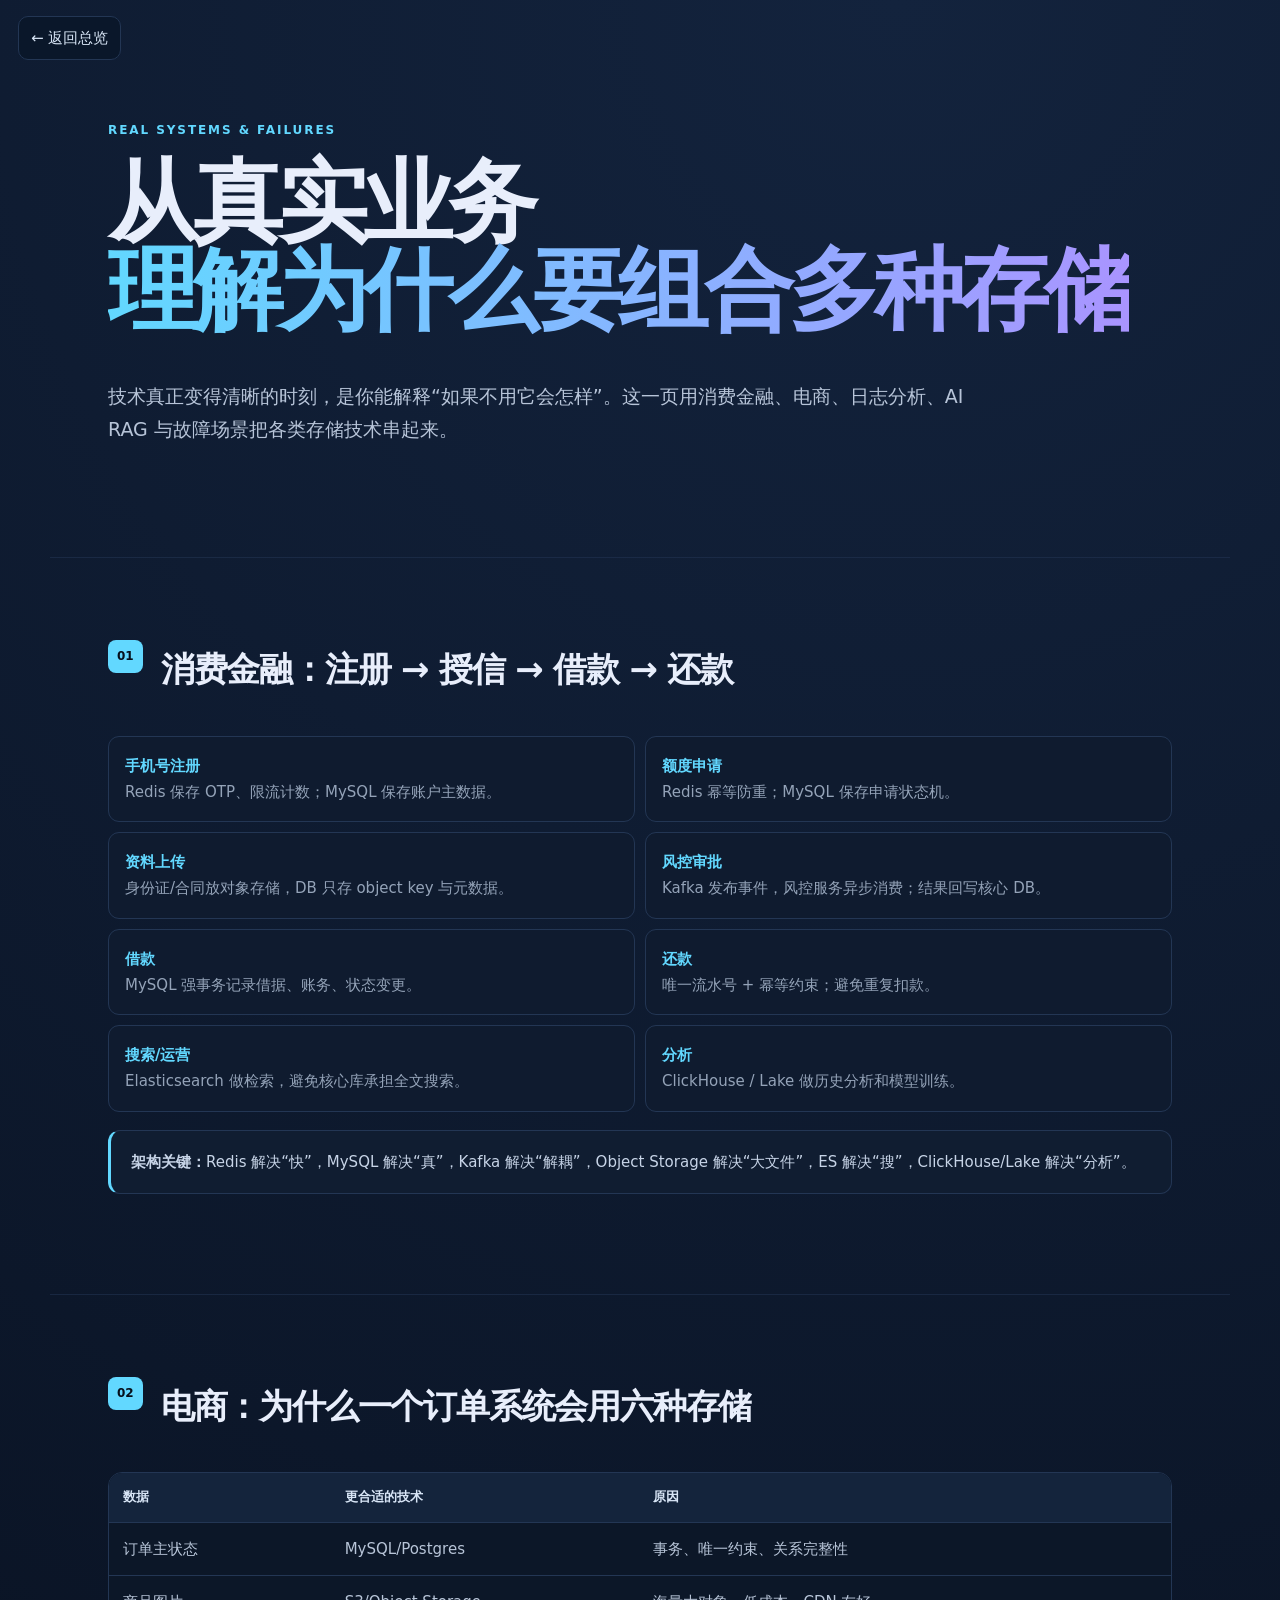
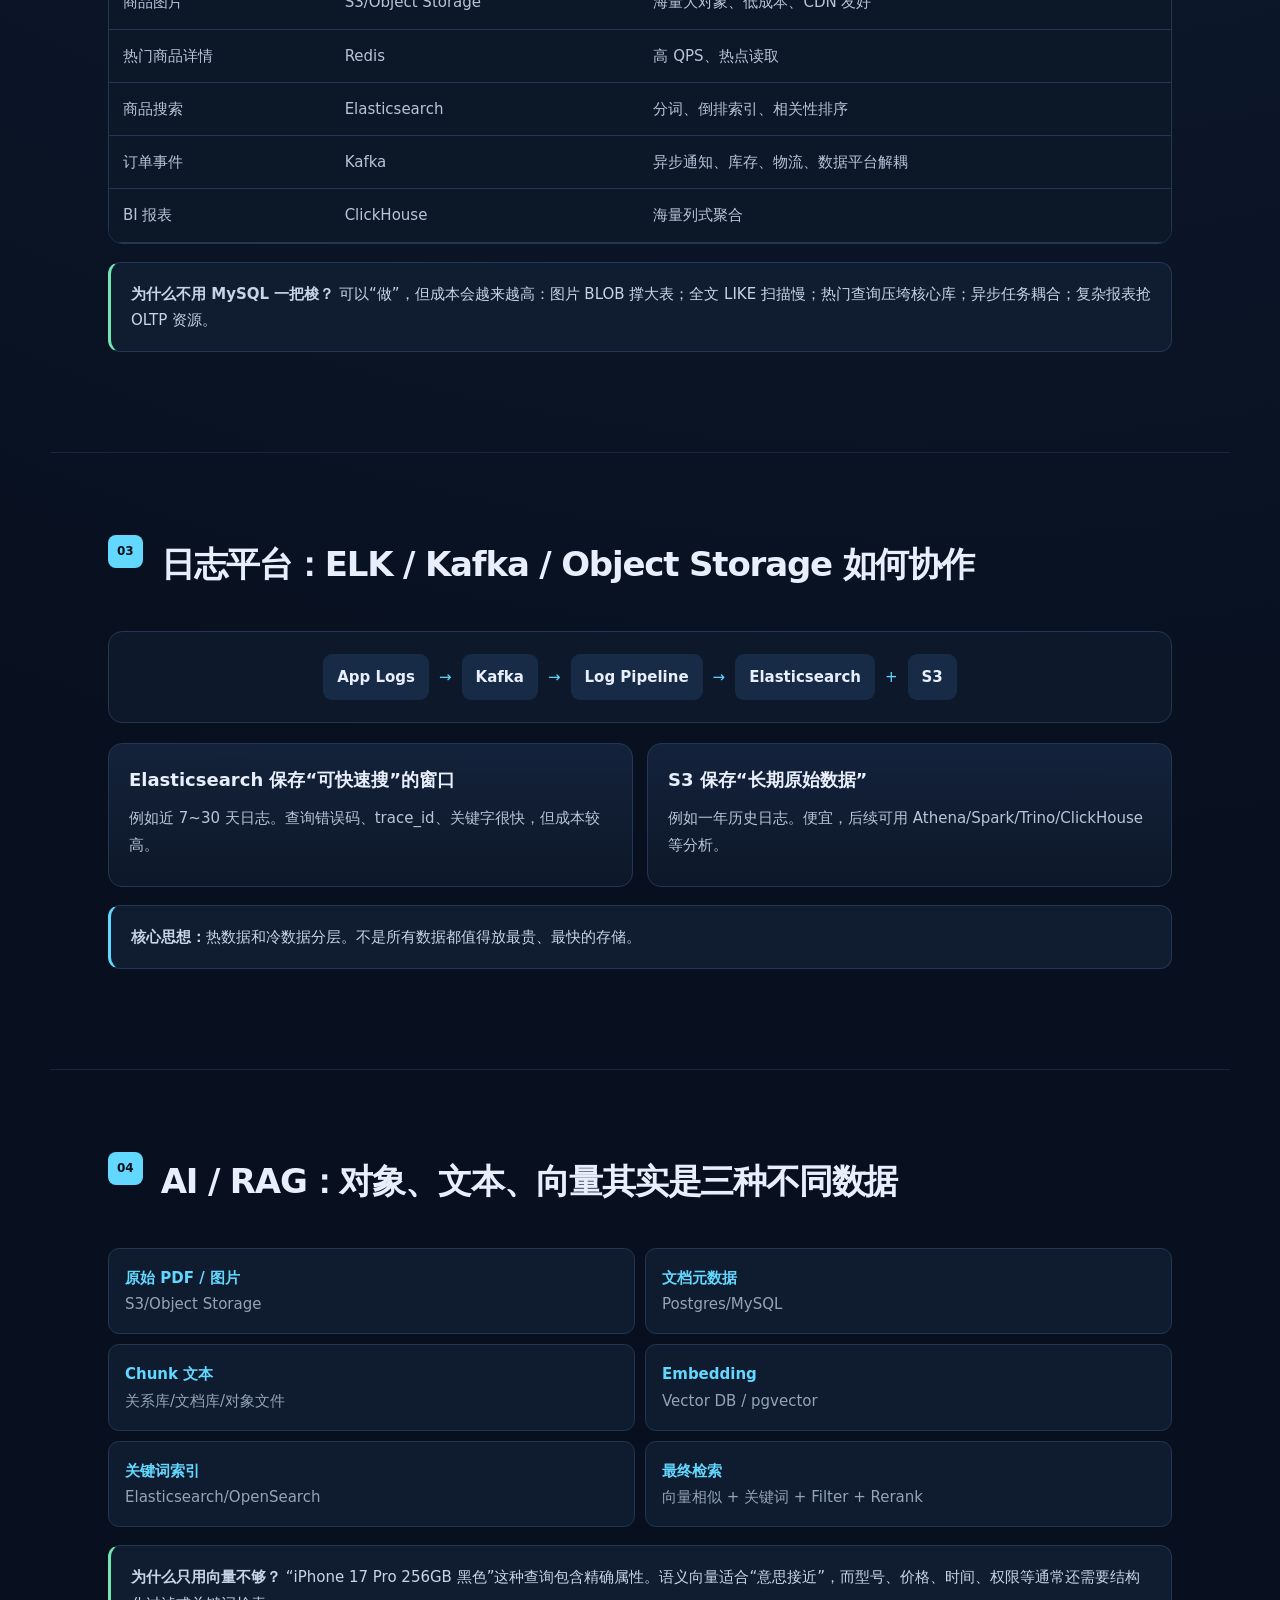
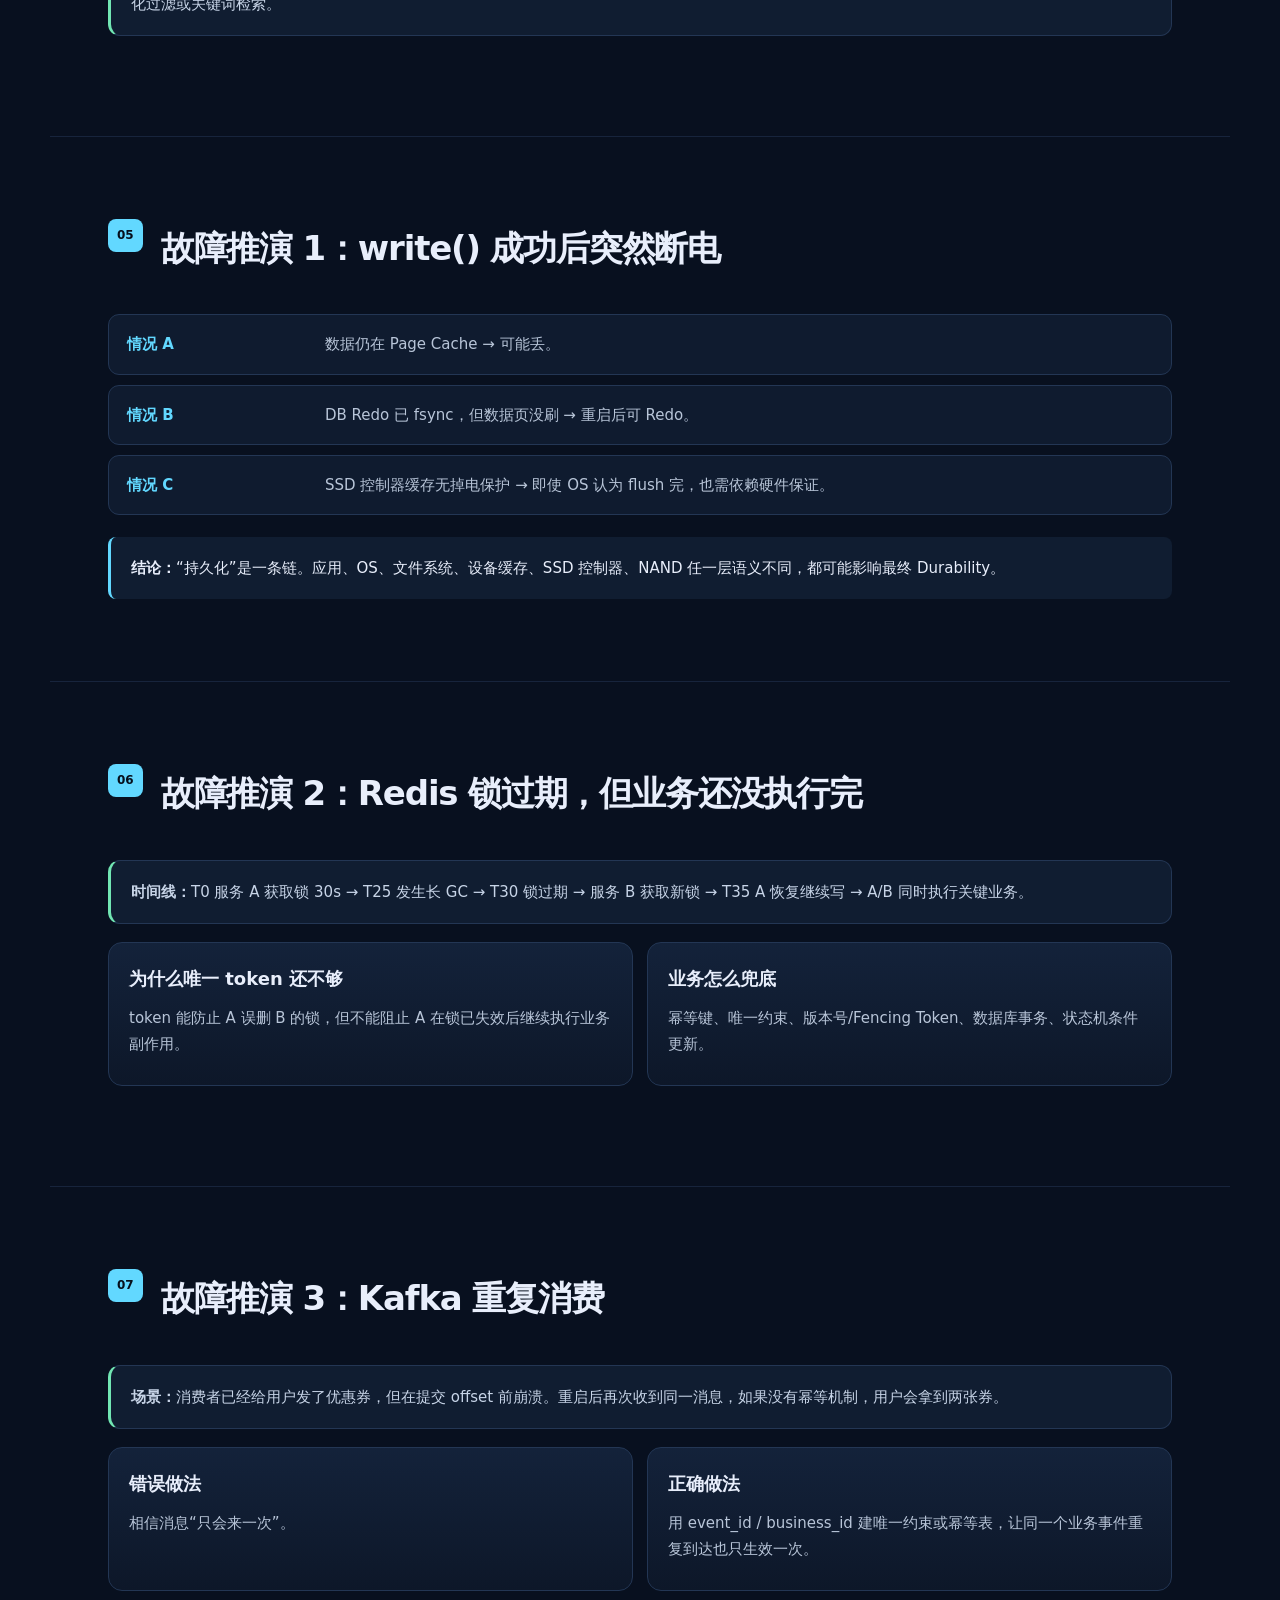
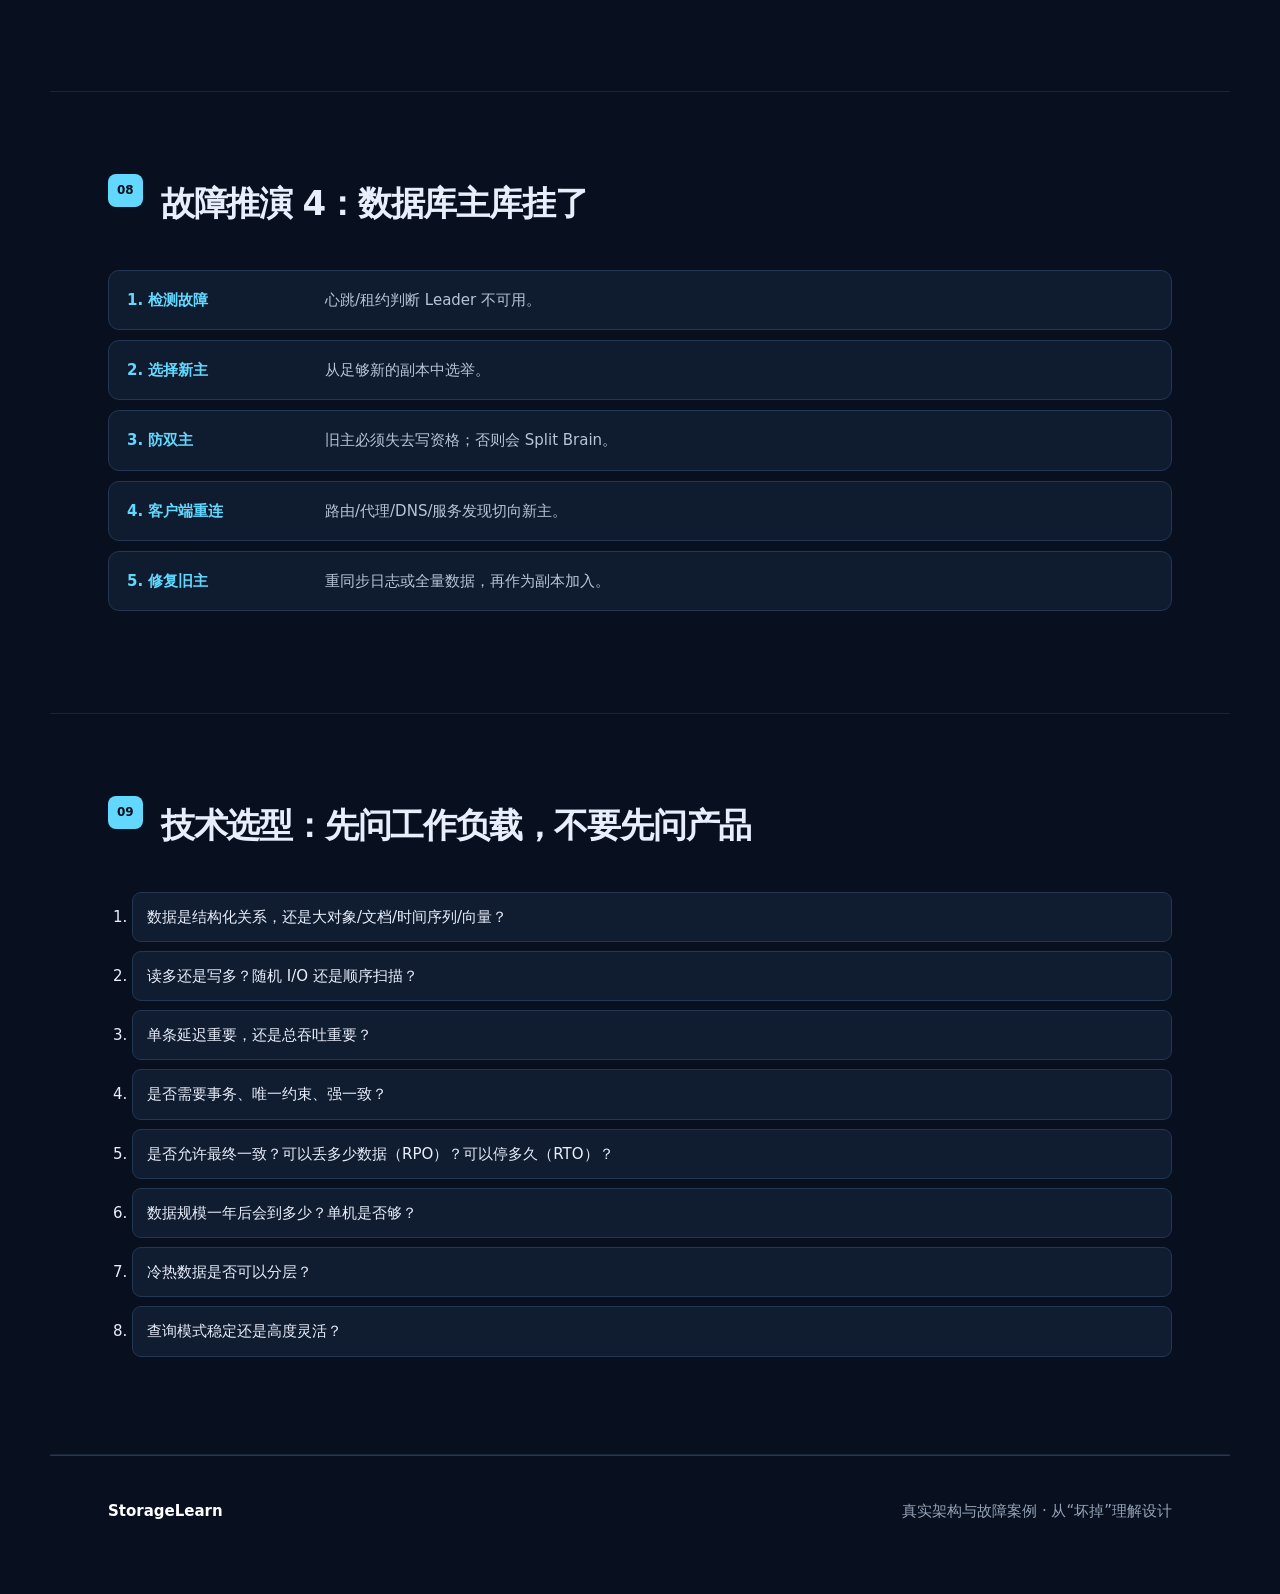
<file: scenarios.html>
<!doctype html>
<html lang="zh-CN">
<head>
<meta charset="UTF-8"/><meta name="viewport" content="width=device-width,initial-scale=1.0"/>
<title>StorageLearn · 真实架构与故障案例</title><link rel="stylesheet" href="./styles.css"/>
</head>
<body>
<a class="back-home" href="./index.html">← 返回总览</a>
<main class="standalone">
<section class="hero compact">
<div class="eyebrow">REAL SYSTEMS & FAILURES</div>
<h1>从真实业务<br><span>理解为什么要组合多种存储</span></h1>
<p class="lead">技术真正变得清晰的时刻，是你能解释“如果不用它会怎样”。这一页用消费金融、电商、日志分析、AI RAG 与故障场景把各类存储技术串起来。</p>
</section>

<section>
<header class="section-head"><span>01</span><div><h2>消费金融：注册 → 授信 → 借款 → 还款</h2></div></header>
<div class="journey">
<div><b>手机号注册</b><span>Redis 保存 OTP、限流计数；MySQL 保存账户主数据。</span></div>
<div><b>额度申请</b><span>Redis 幂等防重；MySQL 保存申请状态机。</span></div>
<div><b>资料上传</b><span>身份证/合同放对象存储，DB 只存 object key 与元数据。</span></div>
<div><b>风控审批</b><span>Kafka 发布事件，风控服务异步消费；结果回写核心 DB。</span></div>
<div><b>借款</b><span>MySQL 强事务记录借据、账务、状态变更。</span></div>
<div><b>还款</b><span>唯一流水号 + 幂等约束；避免重复扣款。</span></div>
<div><b>搜索/运营</b><span>Elasticsearch 做检索，避免核心库承担全文搜索。</span></div>
<div><b>分析</b><span>ClickHouse / Lake 做历史分析和模型训练。</span></div>
</div>
<div class="callout"><b>架构关键：</b>Redis 解决“快”，MySQL 解决“真”，Kafka 解决“解耦”，Object Storage 解决“大文件”，ES 解决“搜”，ClickHouse/Lake 解决“分析”。</div>
</section>

<section>
<header class="section-head"><span>02</span><div><h2>电商：为什么一个订单系统会用六种存储</h2></div></header>
<div class="table-wrap"><table><thead><tr><th>数据</th><th>更合适的技术</th><th>原因</th></tr></thead><tbody>
<tr><td>订单主状态</td><td>MySQL/Postgres</td><td>事务、唯一约束、关系完整性</td></tr>
<tr><td>商品图片</td><td>S3/Object Storage</td><td>海量大对象、低成本、CDN 友好</td></tr>
<tr><td>热门商品详情</td><td>Redis</td><td>高 QPS、热点读取</td></tr>
<tr><td>商品搜索</td><td>Elasticsearch</td><td>分词、倒排索引、相关性排序</td></tr>
<tr><td>订单事件</td><td>Kafka</td><td>异步通知、库存、物流、数据平台解耦</td></tr>
<tr><td>BI 报表</td><td>ClickHouse</td><td>海量列式聚合</td></tr>
</tbody></table></div>
<div class="example-box"><b>为什么不用 MySQL 一把梭？</b> 可以“做”，但成本会越来越高：图片 BLOB 撑大表；全文 LIKE 扫描慢；热门查询压垮核心库；异步任务耦合；复杂报表抢 OLTP 资源。</div>
</section>

<section>
<header class="section-head"><span>03</span><div><h2>日志平台：ELK / Kafka / Object Storage 如何协作</h2></div></header>
<div class="mini-diagram"><b>App Logs</b><i>→</i><b>Kafka</b><i>→</i><b>Log Pipeline</b><i>→</i><b>Elasticsearch</b><i>+</i><b>S3</b></div>
<div class="cards two">
<article><h3>Elasticsearch 保存“可快速搜”的窗口</h3><p>例如近 7~30 天日志。查询错误码、trace_id、关键字很快，但成本较高。</p></article>
<article><h3>S3 保存“长期原始数据”</h3><p>例如一年历史日志。便宜，后续可用 Athena/Spark/Trino/ClickHouse 等分析。</p></article>
</div>
<div class="callout"><b>核心思想：</b>热数据和冷数据分层。不是所有数据都值得放最贵、最快的存储。</div>
</section>

<section>
<header class="section-head"><span>04</span><div><h2>AI / RAG：对象、文本、向量其实是三种不同数据</h2></div></header>
<div class="journey">
<div><b>原始 PDF / 图片</b><span>S3/Object Storage</span></div>
<div><b>文档元数据</b><span>Postgres/MySQL</span></div>
<div><b>Chunk 文本</b><span>关系库/文档库/对象文件</span></div>
<div><b>Embedding</b><span>Vector DB / pgvector</span></div>
<div><b>关键词索引</b><span>Elasticsearch/OpenSearch</span></div>
<div><b>最终检索</b><span>向量相似 + 关键词 + Filter + Rerank</span></div>
</div>
<div class="example-box"><b>为什么只用向量不够？</b> “iPhone 17 Pro 256GB 黑色”这种查询包含精确属性。语义向量适合“意思接近”，而型号、价格、时间、权限等通常还需要结构化过滤或关键词检索。</div>
</section>

<section>
<header class="section-head"><span>05</span><div><h2>故障推演 1：write() 成功后突然断电</h2></div></header>
<div class="step-list">
<div class="step"><b>情况 A</b><span>数据仍在 Page Cache → 可能丢。</span></div>
<div class="step"><b>情况 B</b><span>DB Redo 已 fsync，但数据页没刷 → 重启后可 Redo。</span></div>
<div class="step"><b>情况 C</b><span>SSD 控制器缓存无掉电保护 → 即使 OS 认为 flush 完，也需依赖硬件保证。</span></div>
</div>
<div class="principle"><b>结论：</b>“持久化”是一条链。应用、OS、文件系统、设备缓存、SSD 控制器、NAND 任一层语义不同，都可能影响最终 Durability。</div>
</section>

<section>
<header class="section-head"><span>06</span><div><h2>故障推演 2：Redis 锁过期，但业务还没执行完</h2></div></header>
<div class="example-box"><b>时间线：</b>T0 服务 A 获取锁 30s → T25 发生长 GC → T30 锁过期 → 服务 B 获取新锁 → T35 A 恢复继续写 → A/B 同时执行关键业务。</div>
<div class="cards two">
<article><h3>为什么唯一 token 还不够</h3><p>token 能防止 A 误删 B 的锁，但不能阻止 A 在锁已失效后继续执行业务副作用。</p></article>
<article><h3>业务怎么兜底</h3><p>幂等键、唯一约束、版本号/Fencing Token、数据库事务、状态机条件更新。</p></article>
</div>
</section>

<section>
<header class="section-head"><span>07</span><div><h2>故障推演 3：Kafka 重复消费</h2></div></header>
<div class="example-box"><b>场景：</b>消费者已经给用户发了优惠券，但在提交 offset 前崩溃。重启后再次收到同一消息，如果没有幂等机制，用户会拿到两张券。</div>
<div class="cards two">
<article><h3>错误做法</h3><p>相信消息“只会来一次”。</p></article>
<article><h3>正确做法</h3><p>用 event_id / business_id 建唯一约束或幂等表，让同一个业务事件重复到达也只生效一次。</p></article>
</div>
</section>

<section>
<header class="section-head"><span>08</span><div><h2>故障推演 4：数据库主库挂了</h2></div></header>
<div class="step-list">
<div class="step"><b>1. 检测故障</b><span>心跳/租约判断 Leader 不可用。</span></div>
<div class="step"><b>2. 选择新主</b><span>从足够新的副本中选举。</span></div>
<div class="step"><b>3. 防双主</b><span>旧主必须失去写资格；否则会 Split Brain。</span></div>
<div class="step"><b>4. 客户端重连</b><span>路由/代理/DNS/服务发现切向新主。</span></div>
<div class="step"><b>5. 修复旧主</b><span>重同步日志或全量数据，再作为副本加入。</span></div>
</div>
</section>

<section>
<header class="section-head"><span>09</span><div><h2>技术选型：先问工作负载，不要先问产品</h2></div></header>
<ol class="quiz">
<li>数据是结构化关系，还是大对象/文档/时间序列/向量？</li>
<li>读多还是写多？随机 I/O 还是顺序扫描？</li>
<li>单条延迟重要，还是总吞吐重要？</li>
<li>是否需要事务、唯一约束、强一致？</li>
<li>是否允许最终一致？可以丢多少数据（RPO）？可以停多久（RTO）？</li>
<li>数据规模一年后会到多少？单机是否够？</li>
<li>冷热数据是否可以分层？</li>
<li>查询模式稳定还是高度灵活？</li>
</ol>
</section>

<footer><b>StorageLearn</b><span>真实架构与故障案例 · 从“坏掉”理解设计</span></footer>
</main></body></html>
</file>
<file: styles.css>
:root{
 --bg:#08101f;--panel:#0f1a2d;--panel2:#13223b;--text:#e8eefb;--muted:#94a3b8;
 --line:#233654;--accent:#62d8ff;--accent2:#8b7cff;--good:#71e6b3;--warn:#ffbd69;
}
*{box-sizing:border-box}html{scroll-behavior:smooth}body{margin:0;background:radial-gradient(circle at 70% 0,#13233d 0,#08101f 38%);color:var(--text);font:15px/1.75 Inter,ui-sans-serif,system-ui,-apple-system,BlinkMacSystemFont,"Segoe UI","PingFang SC","Microsoft YaHei",sans-serif}
.progress{height:3px;background:linear-gradient(90deg,var(--accent),var(--accent2));position:fixed;z-index:20;top:0;left:0;width:0}
.sidebar{position:fixed;inset:0 auto 0 0;width:270px;border-right:1px solid var(--line);background:rgba(7,15,29,.94);backdrop-filter:blur(14px);padding:28px 22px;overflow:auto;z-index:10}
.brand{display:flex;gap:12px;align-items:center;margin-bottom:26px}.brand .logo{width:44px;height:44px;border-radius:13px;display:grid;place-items:center;font-weight:900;background:linear-gradient(135deg,var(--accent),var(--accent2));color:#06101c}.brand b{display:block;font-size:18px}.brand small{color:var(--muted)}
nav{display:grid;gap:3px}nav a{color:#aebcd1;text-decoration:none;padding:8px 10px;border-radius:9px;font-size:13px}nav a:hover,nav a.active{background:#152641;color:#fff}.side-tip{margin-top:26px;padding:14px;border:1px solid var(--line);border-radius:12px;color:var(--muted);font-size:12px}
main{margin-left:270px}section{max-width:1180px;margin:0 auto;padding:82px 58px;border-bottom:1px solid rgba(35,54,84,.55)}.hero{min-height:92vh;display:flex;flex-direction:column;justify-content:center}.eyebrow{color:var(--accent);letter-spacing:.16em;font-weight:800;font-size:12px}.hero h1{font-size:clamp(48px,7vw,92px);line-height:.98;margin:18px 0 26px;letter-spacing:-.055em}.hero h1 span{background:linear-gradient(90deg,var(--accent),#a994ff);-webkit-background-clip:text;color:transparent}.lead{max-width:880px;color:#b7c4d8;font-size:19px}.stats{display:grid;grid-template-columns:repeat(4,1fr);gap:12px;margin-top:42px}.stats div{background:rgba(17,31,53,.65);border:1px solid var(--line);padding:22px;border-radius:14px}.stats b{display:block;font-size:30px}.stats span{color:var(--muted)}
.section-head{display:flex;gap:18px;align-items:flex-start;margin-bottom:32px}.section-head>span{font-size:12px;font-weight:900;color:#06101c;background:var(--accent);padding:6px 9px;border-radius:8px}.section-head h2{font-size:34px;margin:0 0 4px;letter-spacing:-.035em}.section-head p{margin:0;color:var(--muted)}
.layer-stack{display:grid;gap:9px}.layer-stack div{padding:18px 20px;border:1px solid var(--line);background:linear-gradient(90deg,#101e34,#0d1728);border-radius:12px;display:flex;justify-content:space-between;gap:20px}.layer-stack span{color:var(--muted);text-align:right}
.principle,.takeaway{margin-top:22px;padding:18px 20px;border-left:3px solid var(--accent);background:#101d31;border-radius:8px}.cards{display:grid;gap:14px;margin:18px 0}.cards.two{grid-template-columns:repeat(2,1fr)}.cards.three{grid-template-columns:repeat(3,1fr)}article{background:linear-gradient(180deg,rgba(20,36,61,.92),rgba(13,24,42,.92));border:1px solid var(--line);border-radius:14px;padding:20px}article h3{margin:0 0 10px;font-size:18px}article p{color:#b8c5d8;margin:.55em 0}.weak{color:#e0ae79!important}
.table-wrap{overflow:auto;border:1px solid var(--line);border-radius:14px}table{width:100%;border-collapse:collapse;min-width:780px;background:#0c1728}th,td{padding:13px 14px;border-bottom:1px solid var(--line);text-align:left;vertical-align:top}th{background:#14243c;color:#d8e5f6;font-size:13px}td{color:#b8c5d8}
pre,code{font-family:"SFMono-Regular",Consolas,monospace}pre{background:#08111f;border:1px solid #203450;border-radius:10px;padding:15px;overflow:auto;color:#bfeaff}.concept-chain,.flow{display:flex;align-items:center;justify-content:center;gap:10px;flex-wrap:wrap;margin:24px 0}.concept-chain div,.flow div{background:#14253f;border:1px solid #2c4468;border-radius:11px;padding:13px 16px;text-align:center}.concept-chain div span{display:block;color:var(--muted);font-size:12px}.flow b,.concept-chain>b{color:var(--accent)}.hot{box-shadow:0 0 0 1px var(--accent),0 0 28px rgba(98,216,255,.14)}
.catalog{display:grid;grid-template-columns:repeat(2,1fr);gap:14px}.compare,.delivery{display:grid;grid-template-columns:repeat(5,1fr);gap:10px;margin:18px 0}.compare div,.delivery div{border:1px solid var(--line);border-radius:12px;padding:14px;background:#0e1a2d}.compare b,.delivery b{display:block;color:var(--accent)}.compare span,.delivery span{font-size:12px;color:var(--muted)}.delivery{grid-template-columns:repeat(3,1fr)}
.kafka{display:grid;grid-template-columns:150px 1fr 170px;gap:20px;align-items:center;margin:25px 0}.producer,.consumer{text-align:center;padding:20px;border-radius:14px;background:#172b47;border:1px solid var(--line)}.topic{display:grid;gap:10px}.topic>div{display:flex;gap:6px;align-items:center}.topic small{width:35px;color:var(--muted)}.topic span{display:grid;place-items:center;width:34px;height:34px;border-radius:7px;background:#1c3659;border:1px solid #33527a}
.raft{text-align:center;padding:24px;background:#0d192b;border:1px solid var(--line);border-radius:14px;margin:20px 0}.node{padding:16px;border-radius:11px;background:#172b47;border:1px solid #34557c}.leader{max-width:430px;margin:auto;box-shadow:0 0 25px rgba(98,216,255,.08)}.leader span{display:block;color:var(--muted);font-size:12px}.followers{display:grid;grid-template-columns:1fr 1fr;gap:14px}.arrow{color:var(--accent);margin:10px}.majority{color:var(--good);margin-top:12px}
.journey{display:grid;grid-template-columns:repeat(2,1fr);gap:10px}.journey div{border:1px solid var(--line);background:#0f1b2f;padding:16px;border-radius:11px}.journey b{display:block;color:var(--accent)}.journey span{color:var(--muted)}
.quiz{display:grid;gap:9px;padding-left:24px}.quiz li{padding:11px 14px;background:#101d31;border:1px solid var(--line);border-radius:9px}
footer{max-width:1180px;margin:auto;padding:42px 58px 70px;color:var(--muted);display:flex;justify-content:space-between;border-top:1px solid var(--line)}footer b{color:#fff}
.menu-btn{display:none;position:fixed;right:16px;top:16px;z-index:30;border:1px solid var(--line);background:#11223a;color:white;border-radius:9px;padding:8px 11px}
@media(max-width:950px){.sidebar{transform:translateX(-100%);transition:.2s}.sidebar.open{transform:none}.menu-btn{display:block}main{margin-left:0}section{padding:64px 22px}.stats{grid-template-columns:1fr 1fr}.cards.two,.cards.three,.catalog,.journey{grid-template-columns:1fr}.compare{grid-template-columns:1fr 1fr}.delivery{grid-template-columns:1fr}.kafka{grid-template-columns:1fr}.layer-stack div{display:block}.layer-stack span{display:block;text-align:left;margin-top:5px}footer{padding:35px 22px;display:block}.hero h1{font-size:52px}}


.standalone{margin-left:0}.standalone section,.standalone footer{max-width:1180px}
.back-home{position:fixed;z-index:50;left:18px;top:16px;text-decoration:none;color:#d8e5f6;background:rgba(11,24,42,.9);border:1px solid var(--line);border-radius:10px;padding:8px 12px;backdrop-filter:blur(12px)}
.hero.compact{min-height:62vh;padding-top:110px}.chapter-link{color:var(--accent);font-weight:800;text-decoration:none}.chapter-link:hover{text-decoration:underline}
.analogy,.example-box,.callout{margin:18px 0;padding:18px 20px;border-radius:12px;border:1px solid var(--line);background:#101d31;color:#c7d4e7}.analogy{border-left:3px solid var(--accent2)}.example-box{border-left:3px solid var(--good)}.callout{border-left:3px solid var(--accent)}.callout.warn{border-left-color:var(--warn)}
.step-list{display:grid;gap:10px;margin:20px 0}.step{display:grid;grid-template-columns:180px 1fr;gap:18px;align-items:start;padding:16px 18px;border:1px solid var(--line);background:#0f1b2f;border-radius:11px}.step b{color:var(--accent)}.step span{color:#b8c5d8}
.question-grid{display:grid;grid-template-columns:repeat(2,1fr);gap:14px}.mini-diagram{display:flex;align-items:center;justify-content:center;gap:10px;flex-wrap:wrap;padding:22px;border:1px solid var(--line);background:#0d192b;border-radius:14px;margin:20px 0}.mini-diagram b{padding:10px 14px;background:#172b47;border-radius:9px}.mini-diagram span{font-size:12px;color:var(--muted)}.mini-diagram i{font-style:normal;color:var(--accent)}
@media(max-width:950px){.back-home{position:sticky;display:inline-block;margin:12px;top:10px}.hero.compact{padding-top:70px}.step{grid-template-columns:1fr}.question-grid{grid-template-columns:1fr}}
</file>
